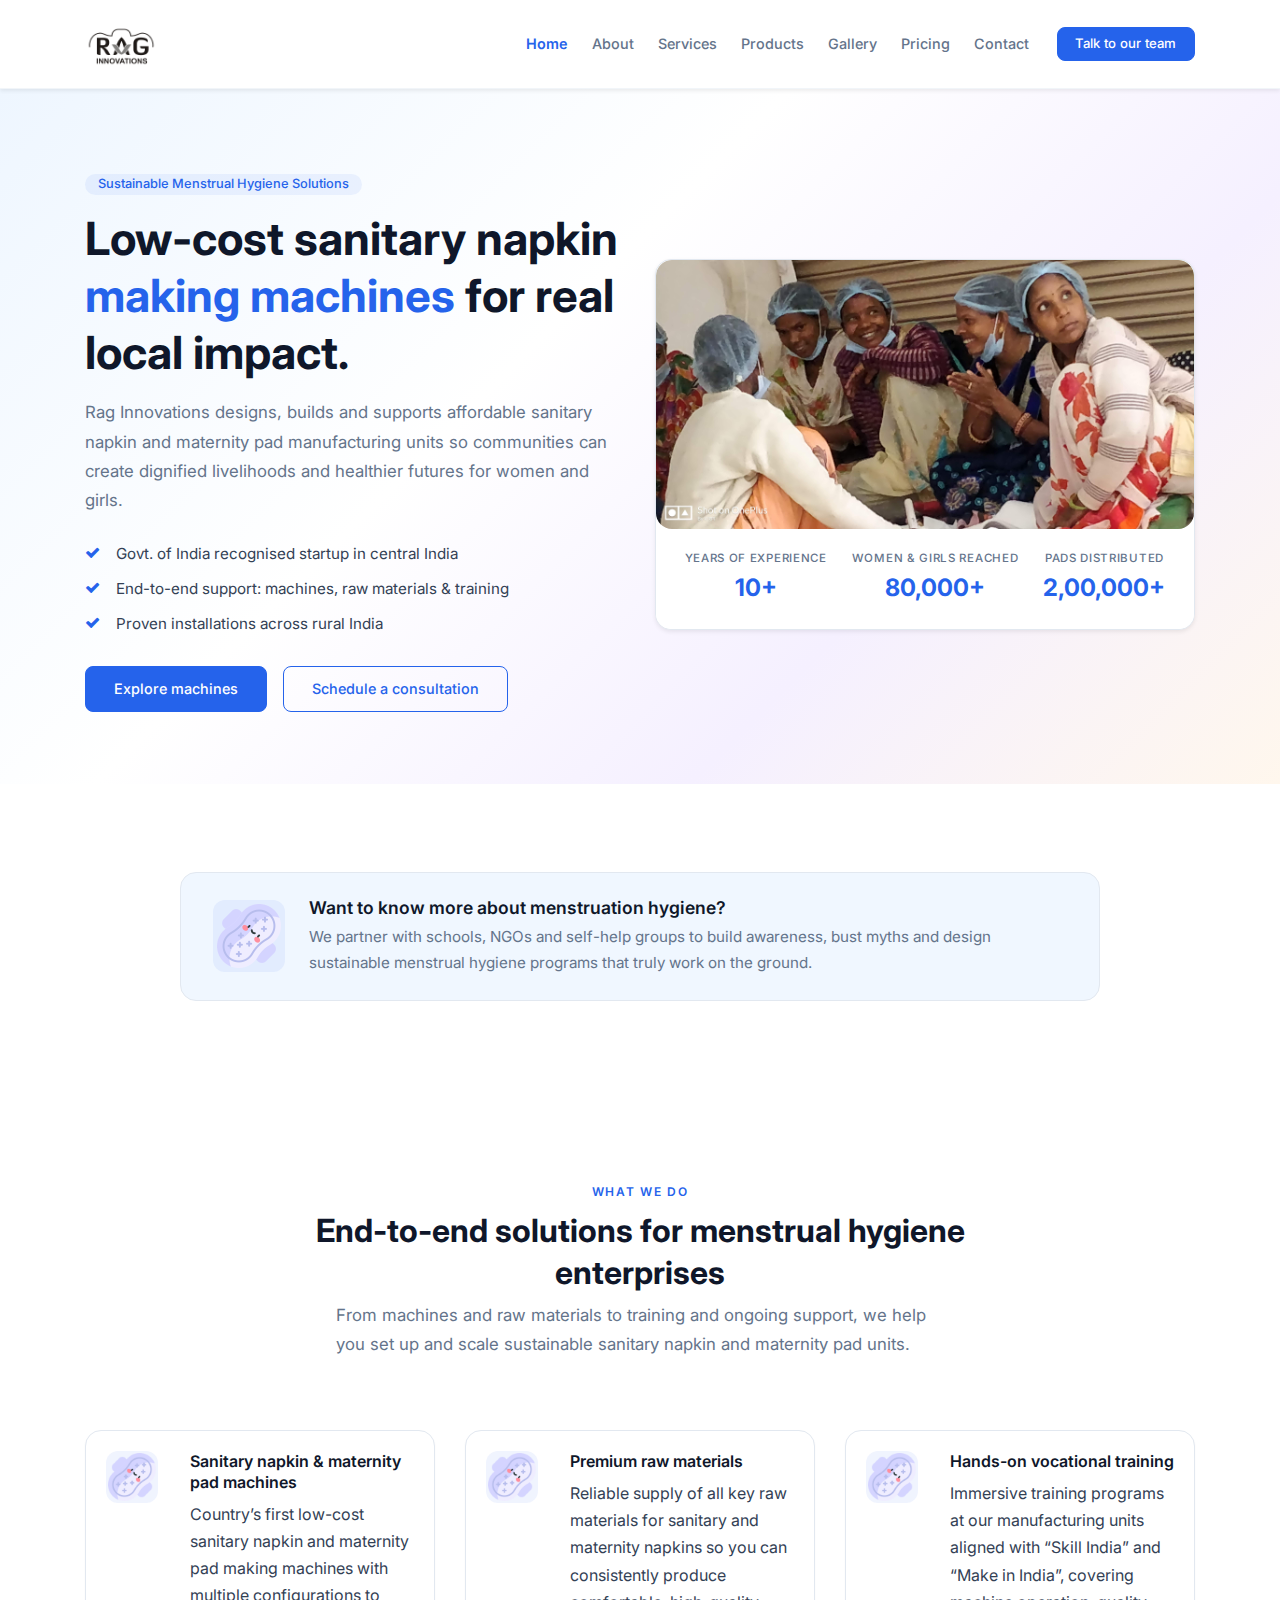
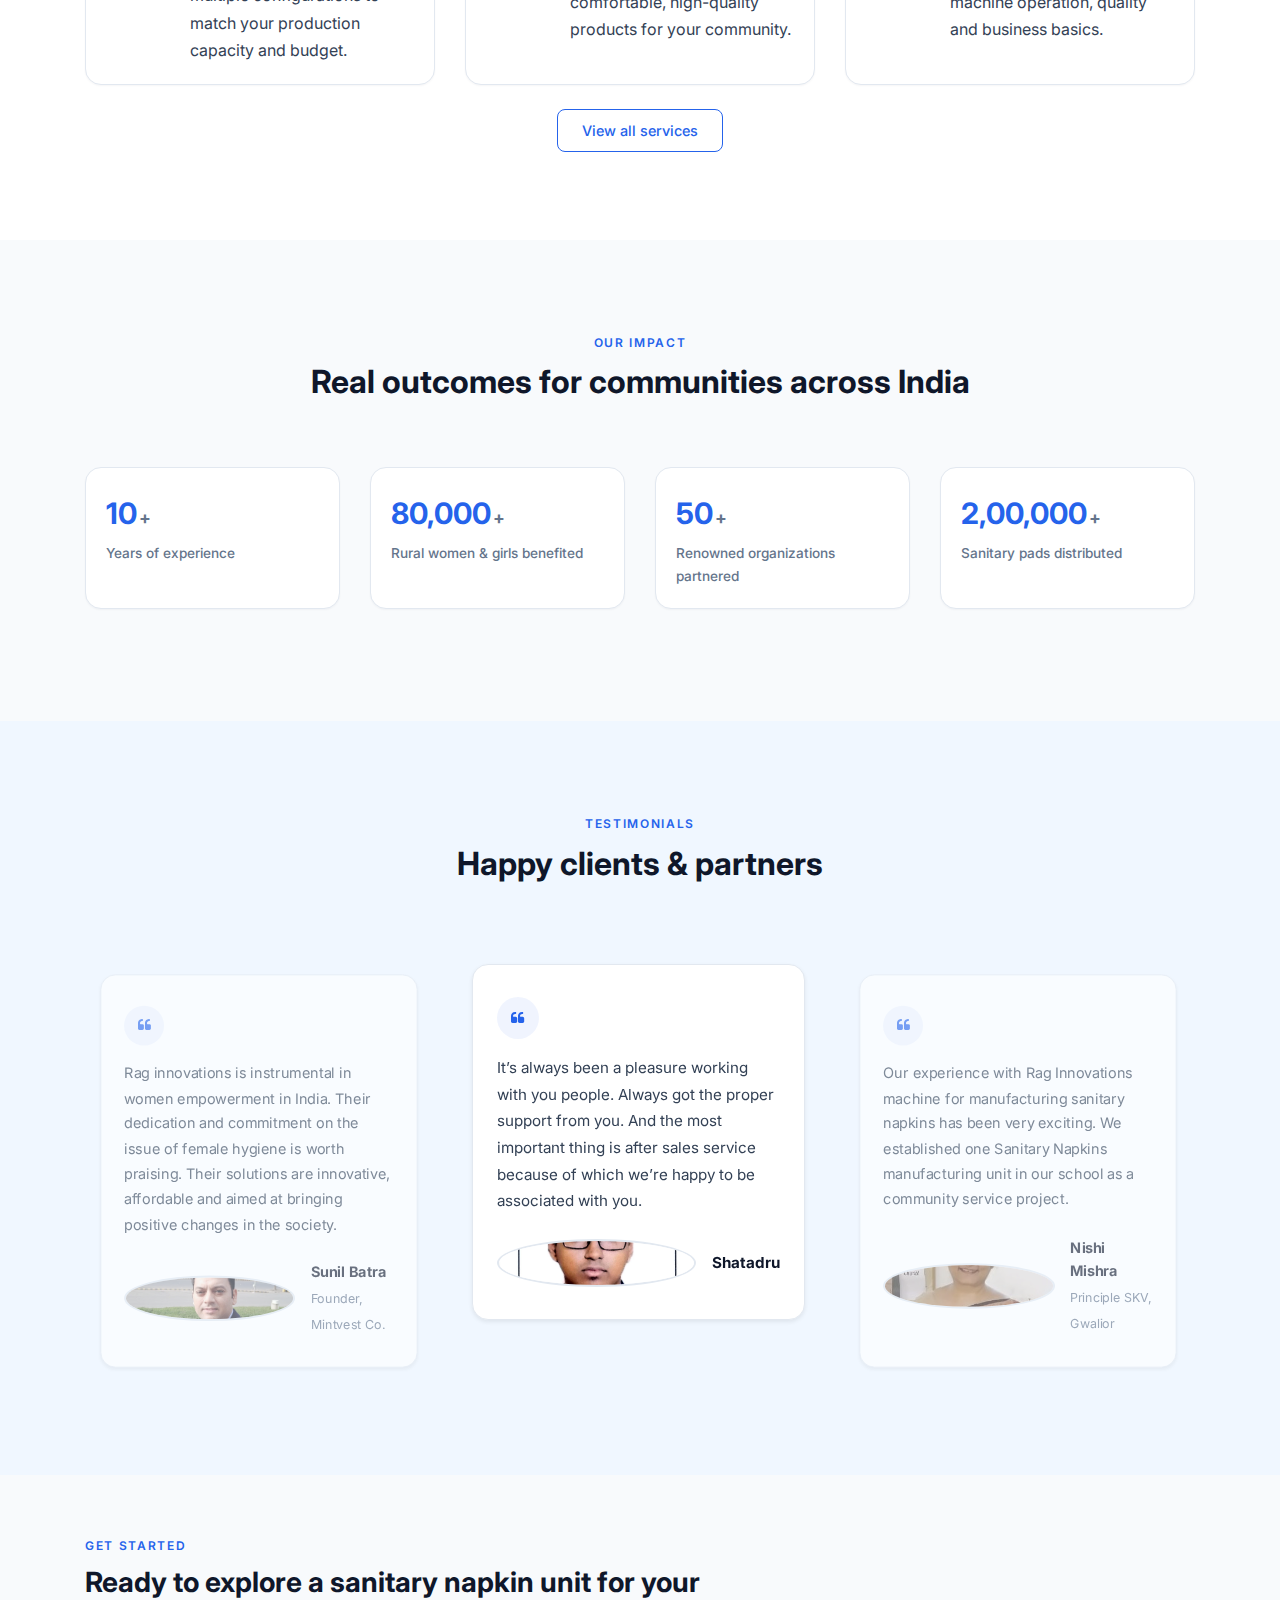
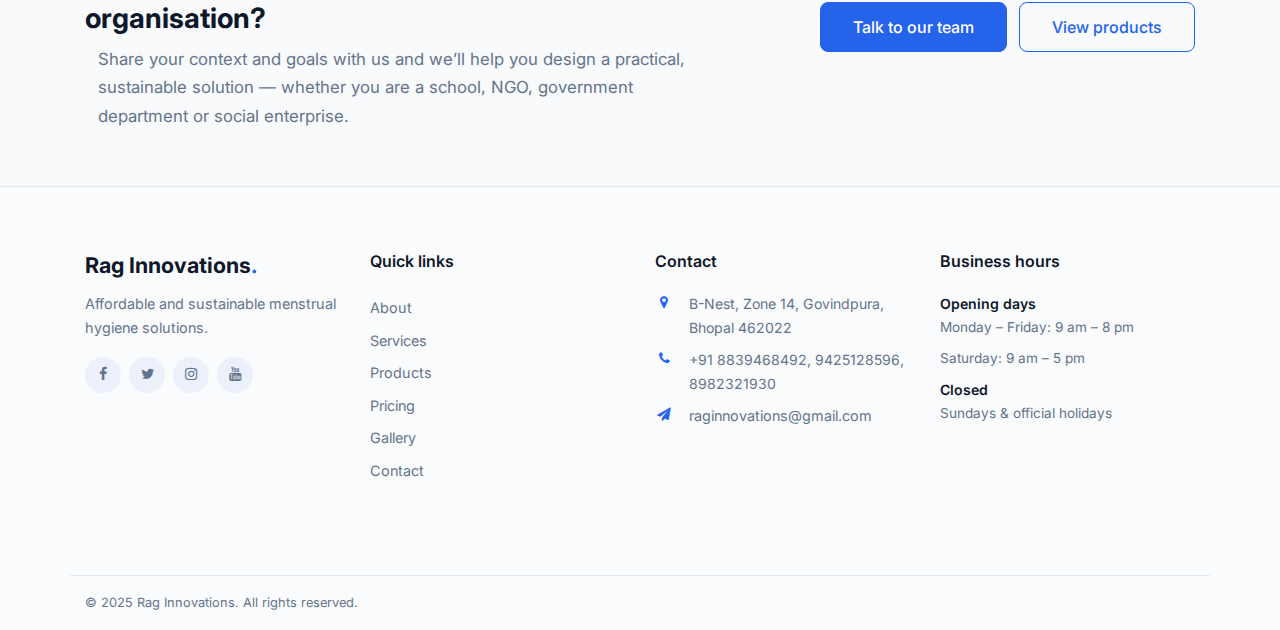
<file: index.html>
﻿<!DOCTYPE html>
<html lang="en">
<head>
  <meta charset="utf-8">
  <meta name="viewport" content="width=device-width, initial-scale=1, shrink-to-fit=no">
  <title>Rag Innovations &#8212; Low-Cost Sanitary Napkin Making Machines</title>
  <meta
    name="description"
    content="Rag Innovations is a sanitary napkin making machine manufacturer recognised by the Govt. of India as a startup, enabling sustainable menstrual hygiene solutions through low-cost manufacturing technology."
  >

  <!-- Typography -->
  <link rel="preconnect" href="https://fonts.googleapis.com">
  <link rel="preconnect" href="https://fonts.gstatic.com" crossorigin>
  <link href="https://fonts.googleapis.com/css2?family=Inter:wght@400;500;600;700&display=swap" rel="stylesheet">

  <!-- Vendor styles -->
  <link rel="stylesheet" href="css/animate.css">
  <link rel="stylesheet" href="css/owl.carousel.min.css">
  <link rel="stylesheet" href="css/owl.theme.default.min.css">
  <link rel="stylesheet" href="css/magnific-popup.css">
  <link rel="stylesheet" href="https://stackpath.bootstrapcdn.com/font-awesome/4.7.0/css/font-awesome.min.css" integrity="sha384-wvfXpqpZZVQGK6TAh5PVlGOfQNHSoD2xbE+QkPxCAFlNEevoEH3Sl0sibVcOQVnN" crossorigin="anonymous">
  <link rel="stylesheet" href="css/flaticon.css">
  <link rel="stylesheet" href="css/style.css">
</head>

<body class="page-home">

  <!-- ========== HEADER ========== -->
  <header class="site-header">
    <nav class="navbar navbar-expand-lg navbar-light bg-white shadow-sm py-3" id="primary-navbar" aria-label="Primary navigation">
      <div class="container">
        <a class="navbar-brand" href="index.html">
          <img src="images/logo.png" class="brand-logo" alt="Rag Innovations" width="160" height="40">
        </a>

        <button class="navbar-toggler" type="button" data-toggle="collapse" data-target="#primaryNav" aria-controls="primaryNav" aria-expanded="false" aria-label="Toggle navigation">
          <span class="fa fa-bars" aria-hidden="true"></span>
        </button>

        <div class="collapse navbar-collapse" id="primaryNav">
          <ul class="navbar-nav ml-auto align-items-lg-center">
            <li class="nav-item active">
              <a href="index.html" class="nav-link" aria-current="page">Home</a>
            </li>
            <li class="nav-item">
              <a href="about.html" class="nav-link">About</a>
            </li>
            <li class="nav-item">
              <a href="services.html" class="nav-link">Services</a>
            </li>
            <li class="nav-item">
              <a href="products.html" class="nav-link">Products</a>
            </li>
            <li class="nav-item">
              <a href="gallery.html" class="nav-link">Gallery</a>
            </li>
            <li class="nav-item">
              <a href="pricing.html" class="nav-link">Pricing</a>
            </li>
            <li class="nav-item">
              <a href="contact.html" class="nav-link">Contact</a>
            </li>
            <li class="nav-item d-none d-lg-block ml-lg-3">
              <a href="contact.html" class="btn btn-primary btn-sm">Talk to our team</a>
            </li>
          </ul>
        </div>
      </div>
    </nav>
  </header>

  <!-- ========== MAIN CONTENT ========== -->
  <main class="site-main" id="main-content">

    <!-- Hero -->
    <section class="hero hero--home bg-gradient-soft" aria-labelledby="hero-heading">
      <div class="container">
        <div class="row align-items-center">
          <div class="col-lg-6 mb-5 mb-lg-0">
            <span class="badge badge-soft-primary mb-3">Sustainable Menstrual Hygiene Solutions</span>
            <h1 class="hero-title" id="hero-heading">
              Low-cost sanitary napkin
              <span class="text-accent">making machines</span>
              for real local impact.
            </h1>
            <p class="hero-subtitle">
              Rag Innovations designs, builds and supports affordable sanitary napkin
              and maternity pad manufacturing units so communities can create
              dignified livelihoods and healthier futures for women and girls.
            </p>
            <ul class="hero-highlights list-unstyled mb-4">
              <li>
                <span class="fa fa-check mr-2" aria-hidden="true"></span>
                Govt. of India recognised startup in central India
              </li>
              <li>
                <span class="fa fa-check mr-2" aria-hidden="true"></span>
                End-to-end support: machines, raw materials &amp; training
              </li>
              <li>
                <span class="fa fa-check mr-2" aria-hidden="true"></span>
                Proven installations across rural India
              </li>
            </ul>
            <div class="hero-cta d-flex flex-wrap align-items-center">
              <a href="products.html" class="btn btn-primary mr-3 mb-2">Explore machines</a>
              <a href="contact.html" class="btn btn-outline-primary mb-2">Schedule a consultation</a>
            </div>
          </div>

          <div class="col-lg-6">
            <figure class="hero-card shadow-sm bg-white rounded-3 mb-0">
              <img
                src="images/bg_8.jpg"
                class="img-fluid rounded-3"
                alt="Women working on sanitary napkin making machines"
                loading="eager"
              >
              <figcaption class="hero-card-metrics">
                <dl class="metric-list d-flex justify-content-around text-center mb-0">
                  <div class="metric">
                    <dt class="metric-label">Years of experience</dt>
                    <dd class="metric-value mb-0">10+</dd>
                  </div>
                  <div class="metric">
                    <dt class="metric-label">Women &amp; girls reached</dt>
                    <dd class="metric-value mb-0">80,000+</dd>
                  </div>
                  <div class="metric">
                    <dt class="metric-label">Pads distributed</dt>
                    <dd class="metric-value mb-0">2,00,000+</dd>
                  </div>
                </dl>
              </figcaption>
            </figure>
          </div>
        </div>
      </div>
    </section>

    <!-- Menstruation hygiene intro -->
    <section class="section section--intro" aria-labelledby="intro-heading">
      <div class="container">
        <div class="row justify-content-center">
          <div class="col-lg-10">
            <aside class="intro-box d-flex align-items-center">
              <figure class="intro-icon d-none d-sm-flex align-items-center justify-content-center mb-0">
                <img src="images/icon.png" alt="" width="64" height="64">
              </figure>
              <div>
                <h2 class="intro-title mb-1" id="intro-heading">
                  Want to know more about menstruation hygiene?
                </h2>
                <p class="mb-0 intro-text">
                  We partner with schools, NGOs and self-help groups to build
                  awareness, bust myths and design sustainable menstrual hygiene
                  programs that truly work on the ground.
                </p>
              </div>
            </aside>
          </div>
        </div>
      </div>
    </section>

    <!-- Services preview (3 of 6 &#8212; full list on services.html) -->
    <section class="section section--services" aria-labelledby="services-heading">
      <div class="container">
        <header class="section-header row justify-content-center pb-4">
          <div class="col-md-8 text-center">
            <span class="section-kicker">What we do</span>
            <h2 class="section-title" id="services-heading">End-to-end solutions for menstrual hygiene enterprises</h2>
            <p class="section-subtitle">
              From machines and raw materials to training and ongoing support, we help you
              set up and scale sustainable sanitary napkin and maternity pad units.
            </p>
          </div>
        </header>

        <div class="row">
          <article class="col-md-6 col-lg-4 mb-4">
            <div class="card h-100 service-card">
              <div class="card-body d-flex">
                <figure class="service-icon mb-0 flex-shrink-0">
                  <img src="images/icon.png" alt="" width="48" height="48">
                </figure>
                <div>
                  <h3 class="service-title">Sanitary napkin &amp; maternity pad machines</h3>
                  <p class="mb-0">
                    Country&#8217;s first low-cost sanitary napkin and maternity pad making
                    machines with multiple configurations to match your production
                    capacity and budget.
                  </p>
                </div>
              </div>
            </div>
          </article>

          <article class="col-md-6 col-lg-4 mb-4">
            <div class="card h-100 service-card">
              <div class="card-body d-flex">
                <figure class="service-icon mb-0 flex-shrink-0">
                  <img src="images/icon.png" alt="" width="48" height="48">
                </figure>
                <div>
                  <h3 class="service-title">Premium raw materials</h3>
                  <p class="mb-0">
                    Reliable supply of all key raw materials for sanitary and maternity
                    napkins so you can consistently produce comfortable, high-quality
                    products for your community.
                  </p>
                </div>
              </div>
            </div>
          </article>

          <article class="col-md-6 col-lg-4 mb-4">
            <div class="card h-100 service-card">
              <div class="card-body d-flex">
                <figure class="service-icon mb-0 flex-shrink-0">
                  <img src="images/icon.png" alt="" width="48" height="48">
                </figure>
                <div>
                  <h3 class="service-title">Hands-on vocational training</h3>
                  <p class="mb-0">
                    Immersive training programs at our manufacturing units aligned
                    with &#8220;Skill India&#8221; and &#8220;Make in India&#8221;, covering machine operation,
                    quality and business basics.
                  </p>
                </div>
              </div>
            </div>
          </article>
        </div>

        <div class="row">
          <div class="col text-center">
            <a href="services.html" class="btn btn-outline-primary">View all services</a>
          </div>
        </div>
      </div>
    </section>

    <!-- Impact metrics -->
    <section class="section section--stats bg-light" aria-labelledby="impact-heading">
      <div class="container">
        <header class="section-header row justify-content-center pb-4">
          <div class="col-md-8 text-center">
            <span class="section-kicker">Our impact</span>
            <h2 class="section-title" id="impact-heading">Real outcomes for communities across India</h2>
          </div>
        </header>

        <div class="row">
          <article class="col-6 col-lg-3 mb-4">
            <div class="card impact-card text-center h-100">
              <div class="card-body">
                <p class="impact-number mb-1">
                  <span class="number" data-number="10">10</span><span class="sign">+</span>
                </p>
                <p class="impact-label mb-0">Years of experience</p>
              </div>
            </div>
          </article>

          <article class="col-6 col-lg-3 mb-4">
            <div class="card impact-card text-center h-100">
              <div class="card-body">
                <p class="impact-number mb-1">
                  <span class="number" data-number="80000">80,000</span><span class="sign">+</span>
                </p>
                <p class="impact-label mb-0">Rural women &amp; girls benefited</p>
              </div>
            </div>
          </article>

          <article class="col-6 col-lg-3 mb-4">
            <div class="card impact-card text-center h-100">
              <div class="card-body">
                <p class="impact-number mb-1">
                  <span class="number" data-number="50">50</span><span class="sign">+</span>
                </p>
                <p class="impact-label mb-0">Renowned organizations partnered</p>
              </div>
            </div>
          </article>

          <article class="col-6 col-lg-3 mb-4">
            <div class="card impact-card text-center h-100">
              <div class="card-body">
                <p class="impact-number mb-1">
                  <span class="number" data-number="200000">2,00,000</span><span class="sign">+</span>
                </p>
                <p class="impact-label mb-0">Sanitary pads distributed</p>
              </div>
            </div>
          </article>
        </div>
      </div>
    </section>

    <!-- Testimonials -->
    <section class="section section--testimonials" aria-labelledby="testimonials-heading">
      <div class="container">
        <header class="section-header row justify-content-center pb-5 mb-3">
          <div class="col-md-8 text-center">
            <span class="section-kicker">Testimonials</span>
            <h2 class="section-title" id="testimonials-heading">Happy clients &amp; partners</h2>
          </div>
        </header>

        <div class="row">
          <div class="col-12">
            <div class="carousel-testimony owl-carousel ftco-owl">

              <article class="item">
                <blockquote class="testimony-wrap py-4 shadow-sm">
                  <div class="icon d-flex align-items-center justify-content-center mb-3">
                    <span class="fa fa-quote-left" aria-hidden="true"></span>
                  </div>
                  <div class="text text-center">
                    <p class="mb-4">
                      It&#8217;s always been a pleasure working with you
                      people. Always got the proper support from you. And the most important thing is
                      after sales service because of which we&#8217;re happy to be associated with you.
                    </p>
                    <footer class="d-flex align-items-center justify-content-center">
                      <img src="images/person_1.jpg" class="user-img rounded-circle" alt="" width="60" height="60" loading="lazy">
                      <div class="pl-3 text-left">
                        <cite class="name d-block font-weight-bold">Shatadru</cite>
                      </div>
                    </footer>
                  </div>
                </blockquote>
              </article>

              <article class="item">
                <blockquote class="testimony-wrap py-4 shadow-sm">
                  <div class="icon d-flex align-items-center justify-content-center mb-3">
                    <span class="fa fa-quote-left" aria-hidden="true"></span>
                  </div>
                  <div class="text text-center">
                    <p class="mb-4">
                      Our experience with Rag Innovations machine
                      for manufacturing sanitary napkins has been very exciting. We established one
                      Sanitary Napkins manufacturing unit in our school as a community service
                      project.
                    </p>
                    <footer class="d-flex align-items-center justify-content-center">
                      <img src="images/person_2.jpg" class="user-img rounded-circle" alt="" width="60" height="60" loading="lazy">
                      <div class="pl-3 text-left">
                        <cite class="name d-block font-weight-bold">Nishi Mishra</cite>
                        <span class="position text-muted small">Principle SKV, Gwalior</span>
                      </div>
                    </footer>
                  </div>
                </blockquote>
              </article>

              <article class="item">
                <blockquote class="testimony-wrap py-4 shadow-sm">
                  <div class="icon d-flex align-items-center justify-content-center mb-3">
                    <span class="fa fa-quote-left" aria-hidden="true"></span>
                  </div>
                  <div class="text text-center">
                    <p class="mb-4">
                      Rag innovations is instrumental in women
                      empowerment in India. Their dedication and commitment on the issue of female
                      hygiene is worth praising. Their solutions are innovative, affordable and aimed
                      at bringing positive changes in the society.
                    </p>
                    <footer class="d-flex align-items-center justify-content-center">
                      <img src="images/person_3.jpg" class="user-img rounded-circle" alt="" width="60" height="60" loading="lazy">
                      <div class="pl-3 text-left">
                        <cite class="name d-block font-weight-bold">Sunil Batra</cite>
                        <span class="position text-muted small">Founder, Mintvest Co.</span>
                      </div>
                    </footer>
                  </div>
                </blockquote>
              </article>

            </div>
          </div>
        </div>
      </div>
    </section>

    <!-- Contact CTA -->
    <section class="section section--cta bg-light" aria-labelledby="cta-heading">
      <div class="container">
        <div class="row align-items-center">
          <div class="col-lg-7 mb-4 mb-lg-0">
            <span class="section-kicker">Get started</span>
            <h2 class="section-title" id="cta-heading">
              Ready to explore a sanitary napkin unit for your organisation?
            </h2>
            <p class="section-subtitle mb-0">
              Share your context and goals with us and we&#8217;ll help you design a
              practical, sustainable solution &#8212; whether you are a school, NGO,
              government department or social enterprise.
            </p>
          </div>
          <div class="col-lg-5 text-center text-lg-right">
            <a href="contact.html" class="btn btn-primary btn-lg mr-2 mb-2">Talk to our team</a>
            <a href="products.html" class="btn btn-outline-primary btn-lg mb-2">View products</a>
          </div>
        </div>
      </div>
    </section>

  </main>

  <!-- ========== FOOTER ========== -->
  <footer class="site-footer footer" aria-label="Site footer">
    <div class="container">
      <div class="row mb-5">

        <!-- Brand -->
        <div class="col-md-6 col-lg mb-4">
          <div class="ftco-footer-widget">
            <h2 class="logo"><a href="index.html">Rag Innovations<span>.</span></a></h2>
            <p>Affordable and sustainable menstrual hygiene solutions.</p>
            <ul class="ftco-footer-social list-unstyled d-flex mt-3" aria-label="Social media links">
              <li class="mr-2">
                <a href="https://www.facebook.com/innovationsrag/" aria-label="Facebook">
                  <span class="fa fa-facebook" aria-hidden="true"></span>
                </a>
              </li>
              <li class="mr-2">
                <a href="https://twitter.com/InnovationsRag" aria-label="Twitter">
                  <span class="fa fa-twitter" aria-hidden="true"></span>
                </a>
              </li>
              <li class="mr-2">
                <a href="https://www.instagram.com/raginnovations" aria-label="Instagram">
                  <span class="fa fa-instagram" aria-hidden="true"></span>
                </a>
              </li>
              <li>
                <a href="https://www.youtube.com/channel/UC7a8-5RxDh4TBCc1POTEG2A/videos" aria-label="YouTube">
                  <span class="fa fa-youtube" aria-hidden="true"></span>
                </a>
              </li>
            </ul>
          </div>
        </div>

        <!-- Quick links -->
        <nav class="col-md-6 col-lg mb-4" aria-label="Footer navigation">
          <div class="ftco-footer-widget">
            <h3 class="ftco-heading-2">Quick links</h3>
            <ul class="list-unstyled">
              <li><a href="about.html" class="py-1 d-block">About</a></li>
              <li><a href="services.html" class="py-1 d-block">Services</a></li>
              <li><a href="products.html" class="py-1 d-block">Products</a></li>
              <li><a href="pricing.html" class="py-1 d-block">Pricing</a></li>
              <li><a href="gallery.html" class="py-1 d-block">Gallery</a></li>
              <li><a href="contact.html" class="py-1 d-block">Contact</a></li>
            </ul>
          </div>
        </nav>

        <!-- Contact -->
        <div class="col-md-6 col-lg mb-4">
          <div class="ftco-footer-widget">
            <h3 class="ftco-heading-2">Contact</h3>
            <address class="block-23 mb-0">
              <ul class="list-unstyled">
                <li class="d-flex mb-2">
                  <span class="fa fa-map-marker mr-3 mt-1" aria-hidden="true"></span>
                  <span>B-Nest, Zone 14, Govindpura, Bhopal 462022</span>
                </li>
                <li class="d-flex mb-2">
                  <span class="fa fa-phone mr-3 mt-1" aria-hidden="true"></span>
                  <span>+91 8839468492, 9425128596, 8982321930</span>
                </li>
                <li class="d-flex">
                  <span class="fa fa-paper-plane mr-3 mt-1" aria-hidden="true"></span>
                  <a href="mailto:raginnovations@gmail.com">raginnovations@gmail.com</a>
                </li>
              </ul>
            </address>
          </div>
        </div>

        <!-- Business hours -->
        <div class="col-md-6 col-lg mb-4">
          <div class="ftco-footer-widget">
            <h3 class="ftco-heading-2">Business hours</h3>
            <dl class="mb-0">
              <dt>Opening days</dt>
              <dd>Monday &#8211; Friday: 9 am &#8211; 8 pm</dd>
              <dd>Saturday: 9 am &#8211; 5 pm</dd>
              <dt class="mt-2">Closed</dt>
              <dd class="mb-0">Sundays &amp; official holidays</dd>
            </dl>
          </div>
        </div>

      </div>

      <div class="row">
        <div class="col-12 text-center py-3 border-top">
          <p class="small text-muted mb-0">&copy; 2025 Rag Innovations. All rights reserved.</p>
        </div>
      </div>
    </div>
  </footer>

  <!-- Loading indicator -->
  <div id="ftco-loader" class="show fullscreen" aria-hidden="true">
    <svg class="circular" width="48" height="48" role="img" aria-label="Loading">
      <circle class="path-bg" cx="24" cy="24" r="22" fill="none" stroke-width="4" stroke="#eeeeee"></circle>
      <circle class="path" cx="24" cy="24" r="22" fill="none" stroke-width="4" stroke-miterlimit="10" stroke="#F96D00"></circle>
    </svg>
  </div>

  <!-- Scripts -->
  <script src="js/jquery.min.js"></script>
  <script src="js/jquery-migrate-3.0.1.min.js"></script>
  <script src="js/popper.min.js"></script>
  <script src="js/bootstrap.min.js"></script>
  <script src="js/jquery.easing.1.3.js"></script>
  <script src="js/jquery.waypoints.min.js"></script>
  <script src="js/jquery.stellar.min.js"></script>
  <script src="js/jquery.animateNumber.min.js"></script>
  <script src="js/owl.carousel.min.js"></script>
  <script src="js/jquery.magnific-popup.min.js"></script>
  <script src="js/scrollax.min.js"></script>
  <script src="js/main.js"></script>

  <!-- Analytics -->
  <script async src="https://www.googletagmanager.com/gtag/js?id=UA-194887946-1"></script>
  <script>
    window.dataLayer = window.dataLayer || [];
    function gtag() { dataLayer.push(arguments); }
    gtag('js', new Date());
    gtag('config', 'UA-194887946-1');
  </script>
</body>
</html>
</file>
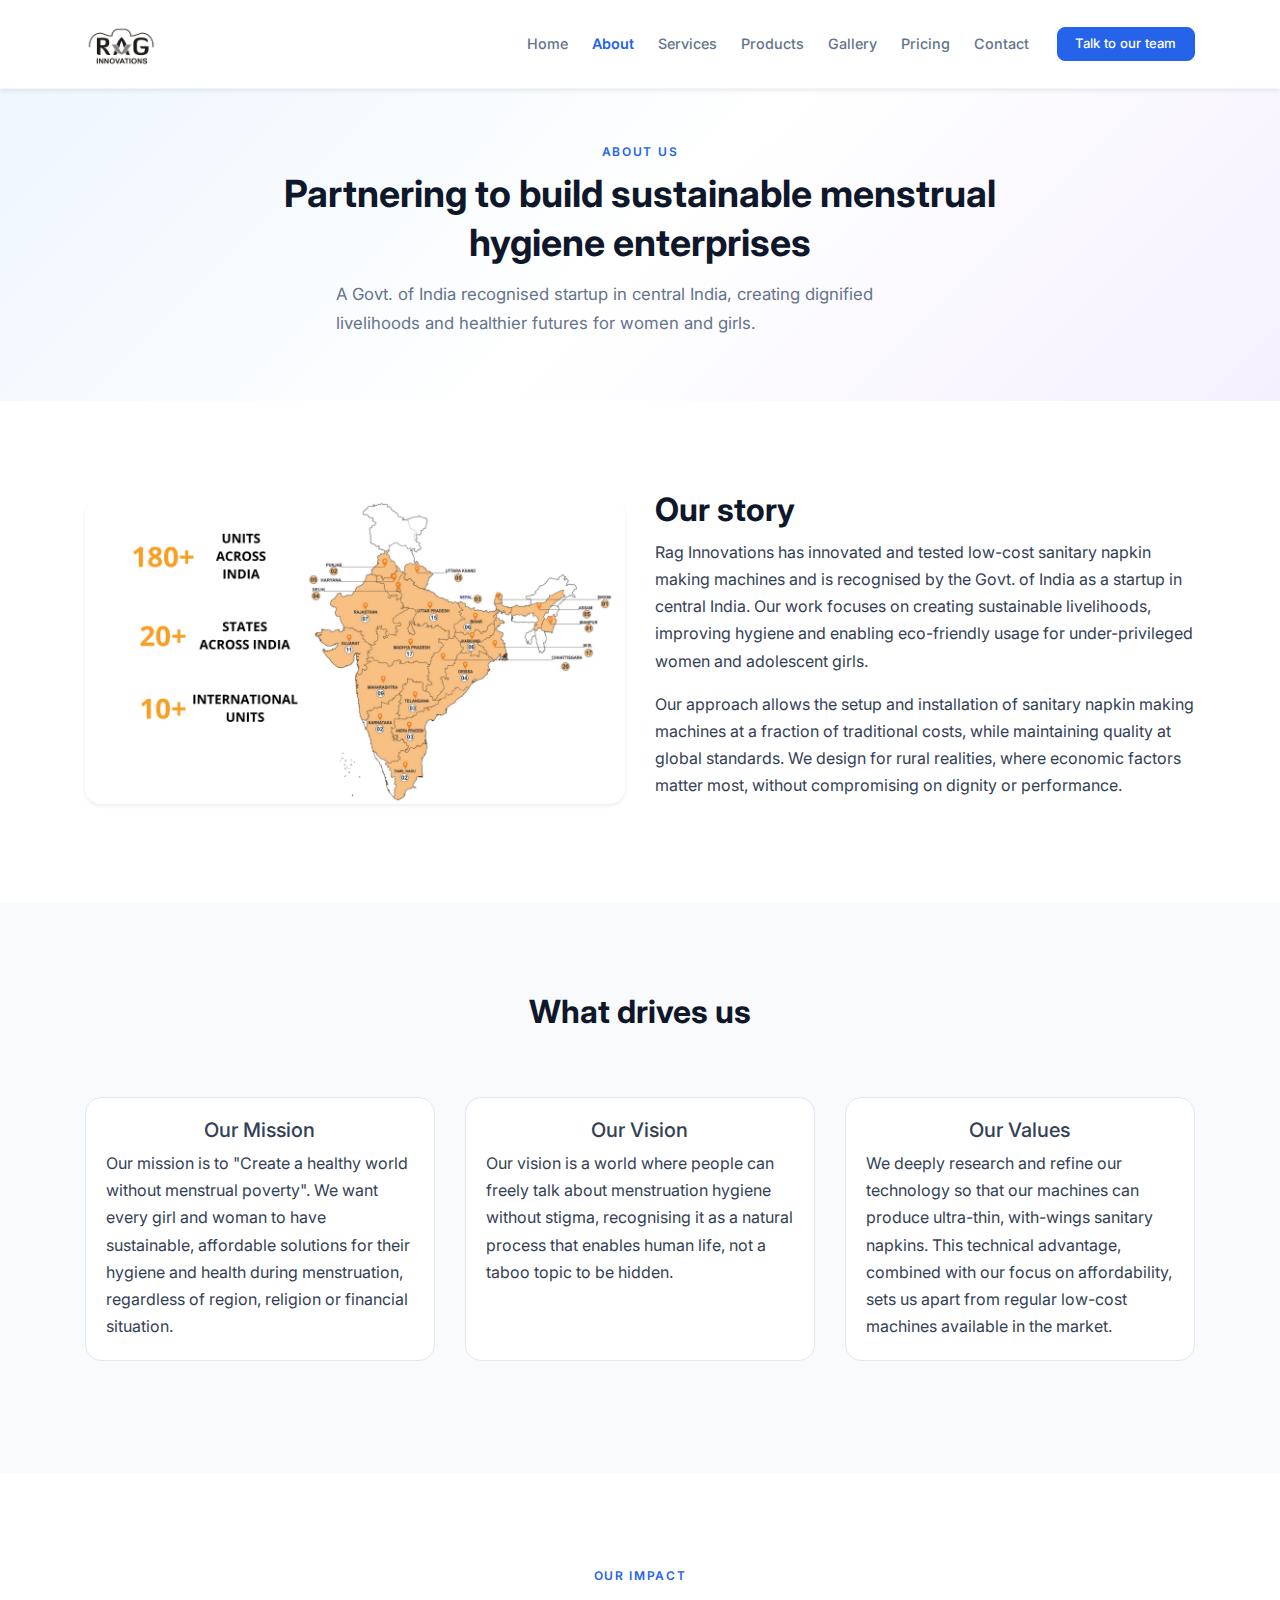
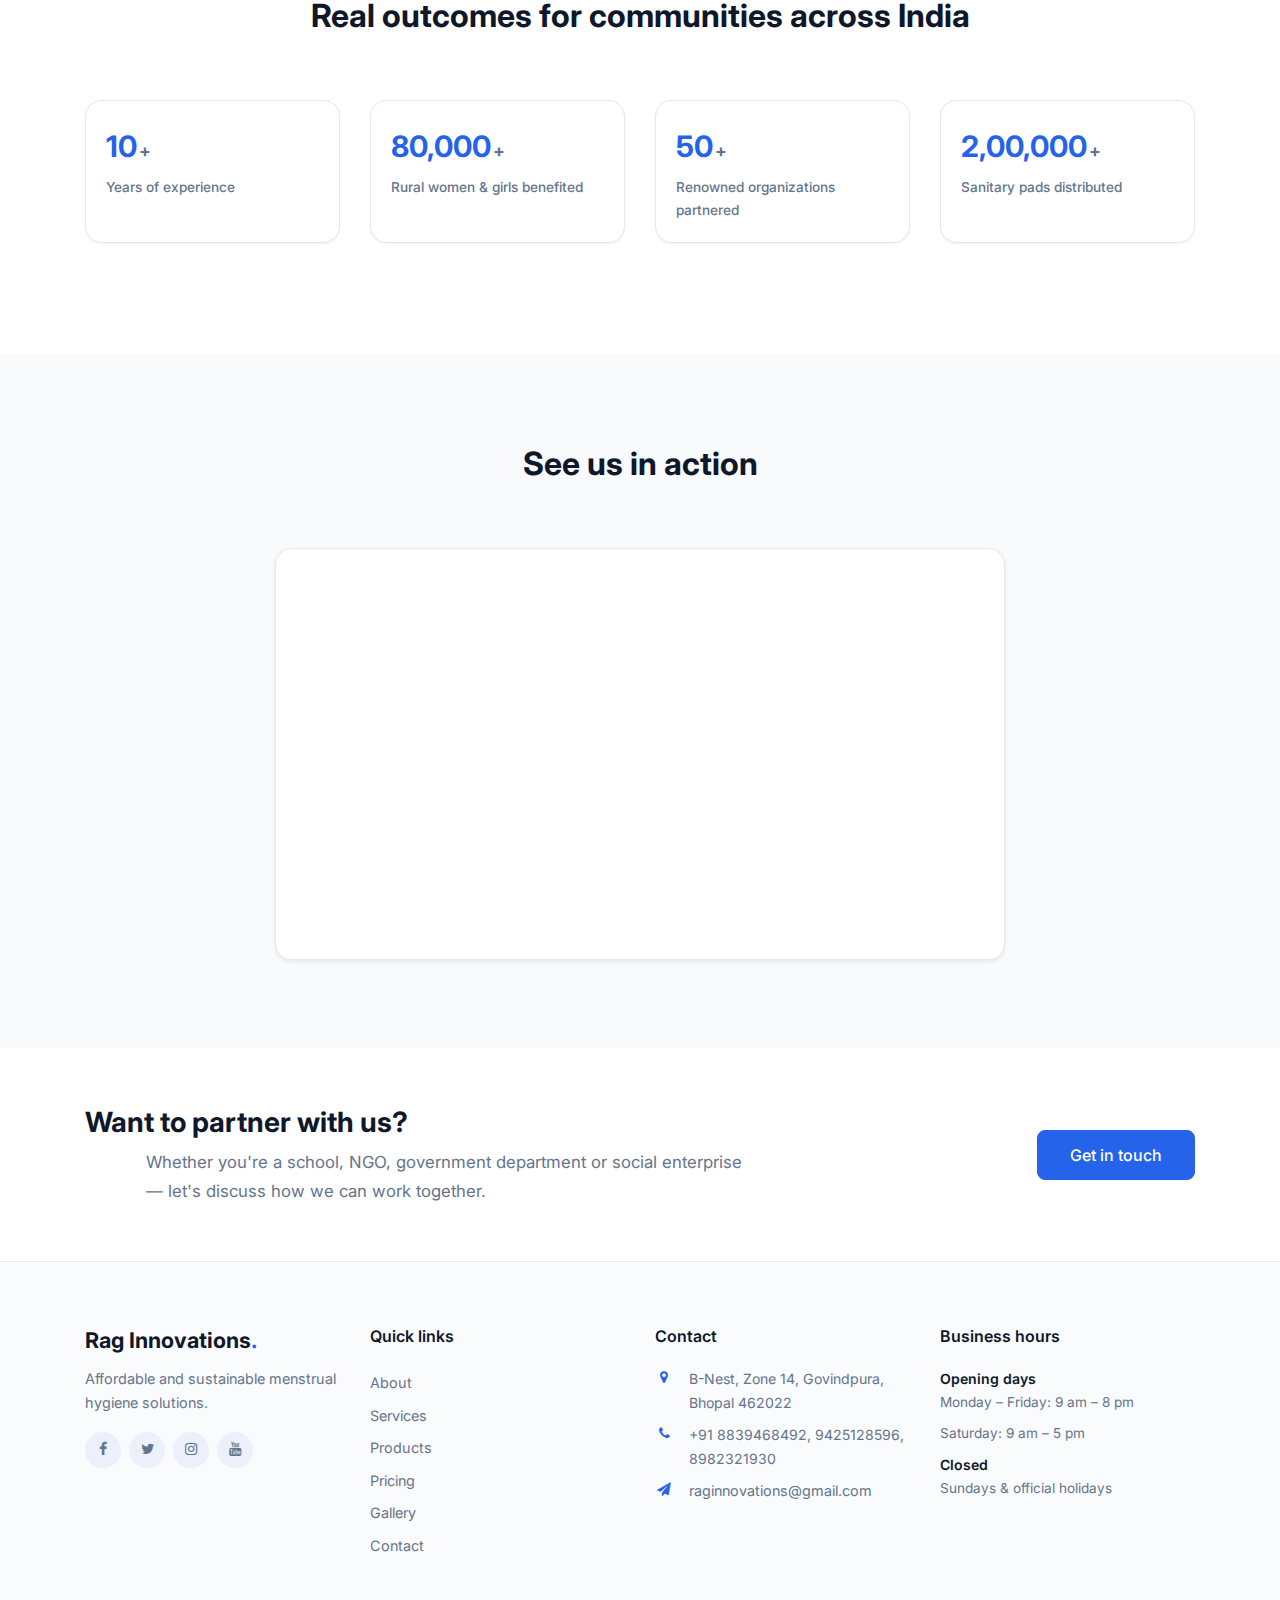
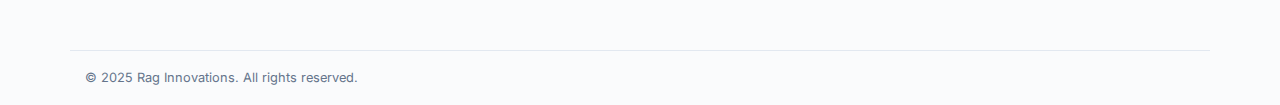
<file: about.html>
<!DOCTYPE html>
<html lang="en">
<head>
  <meta charset="utf-8">
  <meta name="viewport" content="width=device-width, initial-scale=1, shrink-to-fit=no">
  <title>About Us | Rag Innovations — Sustainable Menstrual Hygiene</title>
  <meta name="description" content="Learn about Rag Innovations — a Govt. of India recognised startup building low-cost sanitary napkin machines and sustainable menstrual hygiene solutions in central India.">

  <link rel="preconnect" href="https://fonts.googleapis.com">
  <link rel="preconnect" href="https://fonts.gstatic.com" crossorigin>
  <link href="https://fonts.googleapis.com/css2?family=Inter:wght@400;500;600;700&display=swap" rel="stylesheet">
  <link rel="stylesheet" href="css/magnific-popup.css">
  <link rel="stylesheet" href="https://stackpath.bootstrapcdn.com/font-awesome/4.7.0/css/font-awesome.min.css" integrity="sha384-wvfXpqpZZVQGK6TAh5PVlGOfQNHSoD2xbE+QkPxCAFlNEevoEH3Sl0sibVcOQVnN" crossorigin="anonymous">
  <link rel="stylesheet" href="css/flaticon.css">
  <link rel="stylesheet" href="css/style.css">
</head>

<body class="page-about">

  <!-- ========== HEADER ========== -->
  <header class="site-header">
    <nav class="navbar navbar-expand-lg navbar-light bg-white shadow-sm py-3" id="primary-navbar" aria-label="Primary navigation">
      <div class="container">
        <a class="navbar-brand" href="index.html">
          <img src="images/logo.png" class="brand-logo" alt="Rag Innovations" width="160" height="40">
        </a>

        <button class="navbar-toggler" type="button" data-toggle="collapse" data-target="#primaryNav" aria-controls="primaryNav" aria-expanded="false" aria-label="Toggle navigation">
          <span class="fa fa-bars" aria-hidden="true"></span>
        </button>

        <div class="collapse navbar-collapse" id="primaryNav">
          <ul class="navbar-nav ml-auto align-items-lg-center">
            <li class="nav-item">
              <a href="index.html" class="nav-link">Home</a>
            </li>
            <li class="nav-item active">
              <a href="about.html" class="nav-link" aria-current="page">About</a>
            </li>
            <li class="nav-item">
              <a href="services.html" class="nav-link">Services</a>
            </li>
            <li class="nav-item">
              <a href="products.html" class="nav-link">Products</a>
            </li>
            <li class="nav-item">
              <a href="gallery.html" class="nav-link">Gallery</a>
            </li>
            <li class="nav-item">
              <a href="pricing.html" class="nav-link">Pricing</a>
            </li>
            <li class="nav-item">
              <a href="contact.html" class="nav-link">Contact</a>
            </li>
            <li class="nav-item d-none d-lg-block ml-lg-3">
              <a href="contact.html" class="btn btn-primary btn-sm">Talk to our team</a>
            </li>
          </ul>
        </div>
      </div>
    </nav>
  </header>

  <!-- ========== MAIN CONTENT ========== -->
  <main class="site-main" id="main-content">

    <!-- Page hero -->
    <section class="page-hero bg-gradient-soft py-5" aria-labelledby="page-heading">
      <div class="container">
        <div class="row">
          <div class="col-lg-8 mx-auto text-center">
            <span class="section-kicker">About us</span>
            <h1 class="page-title" id="page-heading">Partnering to build sustainable menstrual hygiene enterprises</h1>
            <p class="section-subtitle">
              A Govt. of India recognised startup in central India, creating dignified livelihoods
              and healthier futures for women and girls.
            </p>
          </div>
        </div>
      </div>
    </section>

    <!-- Company story -->
    <section class="section section--story" aria-labelledby="story-heading">
      <div class="container">
        <div class="row align-items-center">
          <div class="col-md-6 mb-4 mb-md-0">
            <figure class="mb-0">
              <img
                src="images/map.png"
                class="img-fluid rounded-3 shadow-sm"
                alt="Map illustrating Rag Innovations geographic presence across India"
                loading="lazy"
              >
            </figure>
          </div>

          <div class="col-md-6">
            <h2 class="section-title" id="story-heading">Our story</h2>
            <p>
              Rag Innovations has innovated and tested low-cost sanitary napkin making
              machines and is recognised by the Govt. of India as a startup in central
              India. Our work focuses on creating sustainable livelihoods, improving
              hygiene and enabling eco-friendly usage for under-privileged women and
              adolescent girls.
            </p>
            <p>
              Our approach allows the setup and installation of sanitary napkin making
              machines at a fraction of traditional costs, while maintaining quality at
              global standards. We design for rural realities, where economic factors
              matter most, without compromising on dignity or performance.
            </p>
          </div>
        </div>
      </div>
    </section>

    <!-- Mission / Vision / Values -->
    <section class="section section--values bg-light" aria-labelledby="values-heading">
      <div class="container">
        <header class="section-header row justify-content-center pb-4">
          <div class="col-md-8 text-center">
            <h2 class="section-title" id="values-heading">What drives us</h2>
          </div>
        </header>

        <div class="row">
          <article class="col-md-4 mb-4">
            <div class="card h-100 text-center">
              <div class="card-body">
                <h3 class="h5">Our Mission</h3>
                <p class="mb-0">
                  Our mission is to "Create a healthy world without menstrual poverty".
                  We want every girl and woman to have sustainable, affordable solutions
                  for their hygiene and health during menstruation, regardless of region,
                  religion or financial situation.
                </p>
              </div>
            </div>
          </article>

          <article class="col-md-4 mb-4">
            <div class="card h-100 text-center">
              <div class="card-body">
                <h3 class="h5">Our Vision</h3>
                <p class="mb-0">
                  Our vision is a world where people can freely talk about menstruation
                  hygiene without stigma, recognising it as a natural process that enables
                  human life, not a taboo topic to be hidden.
                </p>
              </div>
            </div>
          </article>

          <article class="col-md-4 mb-4">
            <div class="card h-100 text-center">
              <div class="card-body">
                <h3 class="h5">Our Values</h3>
                <p class="mb-0">
                  We deeply research and refine our technology so that our machines can
                  produce ultra-thin, with-wings sanitary napkins. This technical
                  advantage, combined with our focus on affordability, sets us apart from
                  regular low-cost machines available in the market.
                </p>
              </div>
            </div>
          </article>
        </div>
      </div>
    </section>

    <!-- Impact metrics -->
    <section class="section section--stats" aria-labelledby="impact-heading">
      <div class="container">
        <header class="section-header row justify-content-center pb-4">
          <div class="col-md-8 text-center">
            <span class="section-kicker">Our impact</span>
            <h2 class="section-title" id="impact-heading">Real outcomes for communities across India</h2>
          </div>
        </header>

        <div class="row">
          <article class="col-6 col-lg-3 mb-4">
            <div class="card impact-card text-center h-100">
              <div class="card-body">
                <p class="impact-number mb-1">
                  <span class="number" data-number="10">10</span><span class="sign">+</span>
                </p>
                <p class="impact-label mb-0">Years of experience</p>
              </div>
            </div>
          </article>

          <article class="col-6 col-lg-3 mb-4">
            <div class="card impact-card text-center h-100">
              <div class="card-body">
                <p class="impact-number mb-1">
                  <span class="number" data-number="80000">80,000</span><span class="sign">+</span>
                </p>
                <p class="impact-label mb-0">Rural women &amp; girls benefited</p>
              </div>
            </div>
          </article>

          <article class="col-6 col-lg-3 mb-4">
            <div class="card impact-card text-center h-100">
              <div class="card-body">
                <p class="impact-number mb-1">
                  <span class="number" data-number="50">50</span><span class="sign">+</span>
                </p>
                <p class="impact-label mb-0">Renowned organizations partnered</p>
              </div>
            </div>
          </article>

          <article class="col-6 col-lg-3 mb-4">
            <div class="card impact-card text-center h-100">
              <div class="card-body">
                <p class="impact-number mb-1">
                  <span class="number" data-number="200000">2,00,000</span><span class="sign">+</span>
                </p>
                <p class="impact-label mb-0">Sanitary pads distributed</p>
              </div>
            </div>
          </article>
        </div>
      </div>
    </section>

    <!-- Video -->
    <section class="section section--video bg-light" aria-labelledby="video-heading">
      <div class="container">
        <header class="section-header row justify-content-center pb-4">
          <div class="col-md-8 text-center">
            <h2 class="section-title" id="video-heading">See us in action</h2>
          </div>
        </header>

        <div class="row justify-content-center">
          <div class="col-lg-8">
            <figure class="card shadow-sm mb-0 overflow-hidden">
              <div class="embed-responsive embed-responsive-16by9">
                <iframe
                  class="embed-responsive-item"
                  src="https://www.youtube.com/embed/GojzTGq5t5k"
                  title="Rag Innovations YouTube video"
                  frameborder="0"
                  allow="accelerometer; autoplay; encrypted-media; gyroscope; picture-in-picture"
                  allowfullscreen
                  loading="lazy"
                ></iframe>
              </div>
            </figure>
          </div>
        </div>
      </div>
    </section>

    <!-- CTA -->
    <section class="section section--cta" aria-labelledby="cta-heading">
      <div class="container">
        <div class="row align-items-center">
          <div class="col-lg-8 mb-4 mb-lg-0">
            <h2 class="section-title" id="cta-heading">Want to partner with us?</h2>
            <p class="section-subtitle mb-0">
              Whether you're a school, NGO, government department or social enterprise —
              let's discuss how we can work together.
            </p>
          </div>
          <div class="col-lg-4 text-lg-right">
            <a href="contact.html" class="btn btn-primary btn-lg">Get in touch</a>
          </div>
        </div>
      </div>
    </section>

  </main>

  <!-- ========== FOOTER ========== -->
  <footer class="site-footer footer" aria-label="Site footer">
    <div class="container">
      <div class="row mb-5">

        <div class="col-md-6 col-lg mb-4">
          <div class="ftco-footer-widget">
            <h2 class="logo"><a href="index.html">Rag Innovations<span>.</span></a></h2>
            <p>Affordable and sustainable menstrual hygiene solutions.</p>
            <ul class="ftco-footer-social list-unstyled d-flex mt-3" aria-label="Social media links">
              <li class="mr-2"><a href="https://www.facebook.com/innovationsrag/" aria-label="Facebook"><span class="fa fa-facebook" aria-hidden="true"></span></a></li>
              <li class="mr-2"><a href="https://twitter.com/InnovationsRag" aria-label="Twitter"><span class="fa fa-twitter" aria-hidden="true"></span></a></li>
              <li class="mr-2"><a href="https://www.instagram.com/raginnovations" aria-label="Instagram"><span class="fa fa-instagram" aria-hidden="true"></span></a></li>
              <li><a href="https://www.youtube.com/channel/UC7a8-5RxDh4TBCc1POTEG2A/videos" aria-label="YouTube"><span class="fa fa-youtube" aria-hidden="true"></span></a></li>
            </ul>
          </div>
        </div>

        <nav class="col-md-6 col-lg mb-4" aria-label="Footer navigation">
          <div class="ftco-footer-widget">
            <h3 class="ftco-heading-2">Quick links</h3>
            <ul class="list-unstyled">
              <li><a href="about.html" class="py-1 d-block">About</a></li>
              <li><a href="services.html" class="py-1 d-block">Services</a></li>
              <li><a href="products.html" class="py-1 d-block">Products</a></li>
              <li><a href="pricing.html" class="py-1 d-block">Pricing</a></li>
              <li><a href="gallery.html" class="py-1 d-block">Gallery</a></li>
              <li><a href="contact.html" class="py-1 d-block">Contact</a></li>
            </ul>
          </div>
        </nav>

        <div class="col-md-6 col-lg mb-4">
          <div class="ftco-footer-widget">
            <h3 class="ftco-heading-2">Contact</h3>
            <address class="block-23 mb-0">
              <ul class="list-unstyled">
                <li class="d-flex mb-2">
                  <span class="fa fa-map-marker mr-3 mt-1" aria-hidden="true"></span>
                  <span>B-Nest, Zone 14, Govindpura, Bhopal 462022</span>
                </li>
                <li class="d-flex mb-2">
                  <span class="fa fa-phone mr-3 mt-1" aria-hidden="true"></span>
                  <span>+91 8839468492, 9425128596, 8982321930</span>
                </li>
                <li class="d-flex">
                  <span class="fa fa-paper-plane mr-3 mt-1" aria-hidden="true"></span>
                  <a href="mailto:raginnovations@gmail.com">raginnovations@gmail.com</a>
                </li>
              </ul>
            </address>
          </div>
        </div>

        <div class="col-md-6 col-lg mb-4">
          <div class="ftco-footer-widget">
            <h3 class="ftco-heading-2">Business hours</h3>
            <dl class="mb-0">
              <dt>Opening days</dt>
              <dd>Monday – Friday: 9 am – 8 pm</dd>
              <dd>Saturday: 9 am – 5 pm</dd>
              <dt class="mt-2">Closed</dt>
              <dd class="mb-0">Sundays &amp; official holidays</dd>
            </dl>
          </div>
        </div>

      </div>

      <div class="row">
        <div class="col-12 text-center py-3 border-top">
          <p class="small text-muted mb-0">&copy; <span class="year">2025</span> Rag Innovations. All rights reserved.</p>
        </div>
      </div>
    </div>
  </footer>

  <script src="js/jquery.min.js"></script>
  <script src="js/popper.min.js"></script>
  <script src="js/bootstrap.min.js"></script>
  <script src="js/jquery.waypoints.min.js"></script>
  <script src="js/jquery.animateNumber.min.js"></script>
  <script src="js/jquery.magnific-popup.min.js"></script>
  <script src="js/scrollax.min.js"></script>
  <script src="js/main.js"></script>
</body>
</html>
</file>
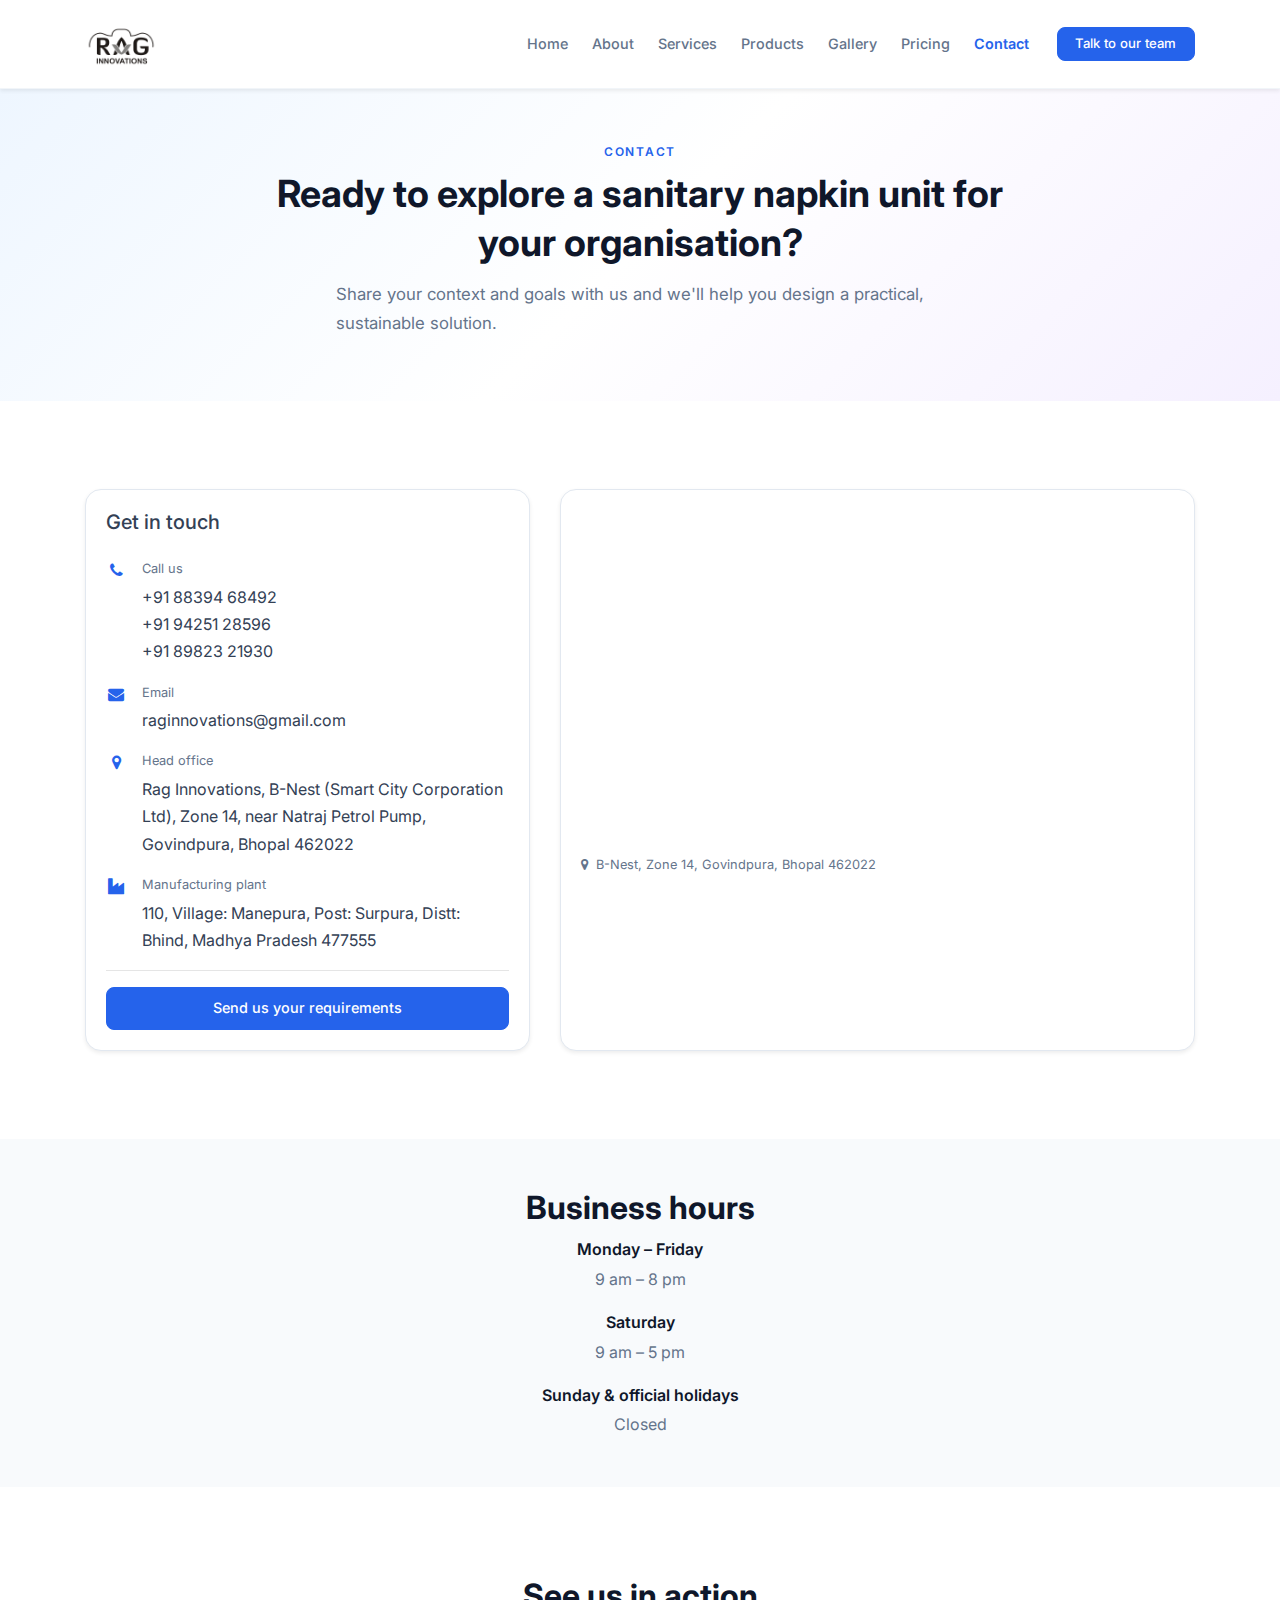
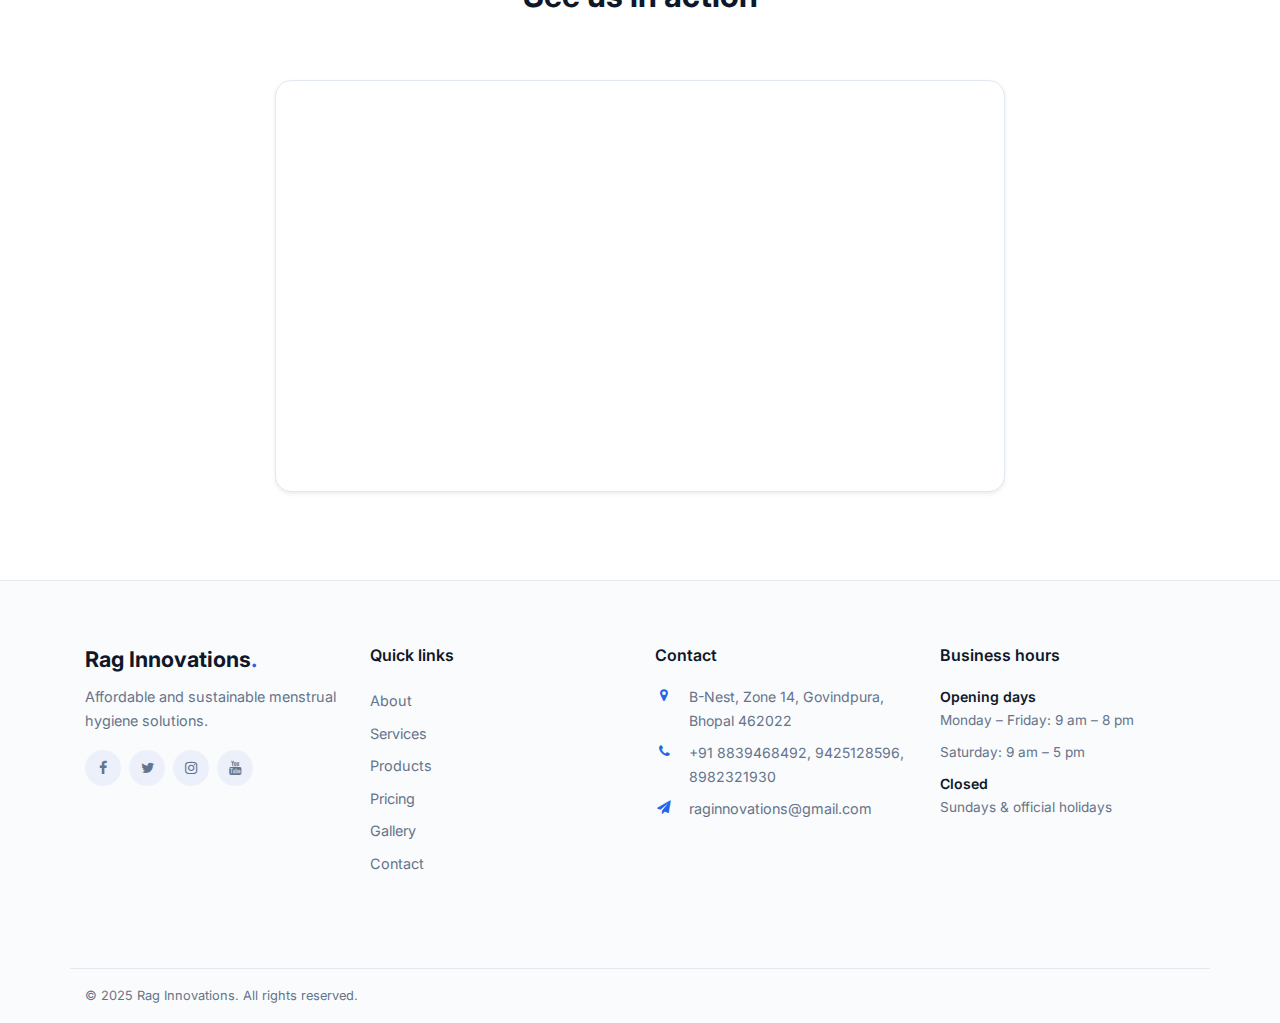
<file: contact.html>
<!DOCTYPE html>
<html lang="en">
<head>
  <meta charset="utf-8">
  <meta name="viewport" content="width=device-width, initial-scale=1, shrink-to-fit=no">
  <title>Contact Us | Rag Innovations — Get in Touch</title>
  <meta name="description" content="Contact Rag Innovations for sanitary napkin machines, training, raw materials and menstrual hygiene solutions. Located in Bhopal, serving all of India.">

  <link rel="preconnect" href="https://fonts.googleapis.com">
  <link rel="preconnect" href="https://fonts.gstatic.com" crossorigin>
  <link href="https://fonts.googleapis.com/css2?family=Inter:wght@400;500;600;700&display=swap" rel="stylesheet">
  <link rel="stylesheet" href="css/magnific-popup.css">
  <link rel="stylesheet" href="https://stackpath.bootstrapcdn.com/font-awesome/4.7.0/css/font-awesome.min.css" integrity="sha384-wvfXpqpZZVQGK6TAh5PVlGOfQNHSoD2xbE+QkPxCAFlNEevoEH3Sl0sibVcOQVnN" crossorigin="anonymous">
  <link rel="stylesheet" href="css/flaticon.css">
  <link rel="stylesheet" href="css/style.css">
</head>

<body class="page-contact">

  <!-- ========== HEADER ========== -->
  <header class="site-header">
    <nav class="navbar navbar-expand-lg navbar-light bg-white shadow-sm py-3" id="primary-navbar" aria-label="Primary navigation">
      <div class="container">
        <a class="navbar-brand" href="index.html">
          <img src="images/logo.png" class="brand-logo" alt="Rag Innovations" width="160" height="40">
        </a>

        <button class="navbar-toggler" type="button" data-toggle="collapse" data-target="#primaryNav" aria-controls="primaryNav" aria-expanded="false" aria-label="Toggle navigation">
          <span class="fa fa-bars" aria-hidden="true"></span>
        </button>

        <div class="collapse navbar-collapse" id="primaryNav">
          <ul class="navbar-nav ml-auto align-items-lg-center">
            <li class="nav-item">
              <a href="index.html" class="nav-link">Home</a>
            </li>
            <li class="nav-item">
              <a href="about.html" class="nav-link">About</a>
            </li>
            <li class="nav-item">
              <a href="services.html" class="nav-link">Services</a>
            </li>
            <li class="nav-item">
              <a href="products.html" class="nav-link">Products</a>
            </li>
            <li class="nav-item">
              <a href="gallery.html" class="nav-link">Gallery</a>
            </li>
            <li class="nav-item">
              <a href="pricing.html" class="nav-link">Pricing</a>
            </li>
            <li class="nav-item active">
              <a href="contact.html" class="nav-link" aria-current="page">Contact</a>
            </li>
            <li class="nav-item d-none d-lg-block ml-lg-3">
              <a href="contact.html" class="btn btn-primary btn-sm">Talk to our team</a>
            </li>
          </ul>
        </div>
      </div>
    </nav>
  </header>

  <!-- ========== MAIN CONTENT ========== -->
  <main class="site-main" id="main-content">

    <!-- Page hero -->
    <section class="page-hero bg-gradient-soft py-5" aria-labelledby="page-heading">
      <div class="container">
        <div class="row">
          <div class="col-lg-8 mx-auto text-center">
            <span class="section-kicker">Contact</span>
            <h1 class="page-title" id="page-heading">Ready to explore a sanitary napkin unit for your organisation?</h1>
            <p class="section-subtitle">
              Share your context and goals with us and we'll help you design a
              practical, sustainable solution.
            </p>
          </div>
        </div>
      </div>
    </section>

    <!-- Contact details -->
    <section class="section section--contact" aria-labelledby="contact-heading">
      <div class="container">
        <h2 class="sr-only" id="contact-heading">Contact information</h2>

        <div class="row">
          <!-- Contact cards -->
          <div class="col-lg-5 mb-4 mb-lg-0">
            <div class="card shadow-sm h-100">
              <div class="card-body">
                <h3 class="h5 mb-4">Get in touch</h3>

                <address class="mb-0">
                  <ul class="list-unstyled mb-0">
                    <li class="mb-3 d-flex">
                      <span class="fa fa-phone mr-3 mt-1" aria-hidden="true"></span>
                      <div>
                        <strong class="d-block small text-muted mb-1">Call us</strong>
                        <a href="tel:+918839468492" class="d-block">+91 88394 68492</a>
                        <a href="tel:+919425128596" class="d-block">+91 94251 28596</a>
                        <a href="tel:+918982321930" class="d-block">+91 89823 21930</a>
                      </div>
                    </li>

                    <li class="mb-3 d-flex">
                      <span class="fa fa-envelope mr-3 mt-1" aria-hidden="true"></span>
                      <div>
                        <strong class="d-block small text-muted mb-1">Email</strong>
                        <a href="mailto:raginnovations@gmail.com">raginnovations@gmail.com</a>
                      </div>
                    </li>

                    <li class="mb-3 d-flex">
                      <span class="fa fa-map-marker mr-3 mt-1" aria-hidden="true"></span>
                      <div>
                        <strong class="d-block small text-muted mb-1">Head office</strong>
                        <p class="mb-0">
                          Rag Innovations, B-Nest (Smart City Corporation Ltd),
                          Zone 14, near Natraj Petrol Pump, Govindpura, Bhopal 462022
                        </p>
                      </div>
                    </li>

                    <li class="d-flex">
                      <span class="fa fa-industry mr-3 mt-1" aria-hidden="true"></span>
                      <div>
                        <strong class="d-block small text-muted mb-1">Manufacturing plant</strong>
                        <p class="mb-0">
                          110, Village: Manepura, Post: Surpura,
                          Distt: Bhind, Madhya Pradesh 477555
                        </p>
                      </div>
                    </li>
                  </ul>
                </address>

                <hr>

                <a href="mailto:raginnovations@gmail.com" class="btn btn-primary btn-block">
                  Send us your requirements
                </a>
              </div>
            </div>
          </div>

          <!-- Map -->
          <div class="col-lg-7">
            <figure class="card shadow-sm h-100 mb-0 overflow-hidden">
              <div class="embed-responsive embed-responsive-16by9">
                <iframe
                  class="embed-responsive-item"
                  src="https://www.google.com/maps/embed?pb=!1m18!1m12!1m3!1d3666.32038691047!2d77.45548301492313!3d23.231425584847663!2m3!1f0!2f0!3f0!3m2!1i1024!2i768!4f13.1!3m3!1m2!1s0x397c43a0d53aa0db%3A0x1f17519c3ca59c1a!2sRag%20Innovations!5e0!3m2!1sen!2sin!4v1633115479037!5m2!1sen!2sin"
                  title="Rag Innovations location on Google Maps"
                  allowfullscreen
                  loading="lazy"
                ></iframe>
              </div>
              <figcaption class="card-body py-2">
                <p class="small text-muted mb-0">
                  <span class="fa fa-map-marker mr-1" aria-hidden="true"></span>
                  B-Nest, Zone 14, Govindpura, Bhopal 462022
                </p>
              </figcaption>
            </figure>
          </div>
        </div>
      </div>
    </section>

    <!-- Business hours -->
    <section class="section section--hours bg-light" aria-labelledby="hours-heading">
      <div class="container">
        <div class="row justify-content-center">
          <div class="col-md-6 text-center">
            <h2 class="section-title" id="hours-heading">Business hours</h2>
            <dl class="mb-0">
              <dt>Monday – Friday</dt>
              <dd>9 am – 8 pm</dd>
              <dt>Saturday</dt>
              <dd>9 am – 5 pm</dd>
              <dt>Sunday &amp; official holidays</dt>
              <dd class="mb-0">Closed</dd>
            </dl>
          </div>
        </div>
      </div>
    </section>

    <!-- Video -->
    <section class="section section--video" aria-labelledby="video-heading">
      <div class="container">
        <header class="section-header row justify-content-center pb-4">
          <div class="col-md-8 text-center">
            <h2 class="section-title" id="video-heading">See us in action</h2>
          </div>
        </header>

        <div class="row justify-content-center">
          <div class="col-lg-8">
            <figure class="card shadow-sm mb-0 overflow-hidden">
              <div class="embed-responsive embed-responsive-16by9">
                <iframe
                  class="embed-responsive-item"
                  src="https://www.youtube.com/embed/GojzTGq5t5k"
                  title="Rag Innovations YouTube video"
                  frameborder="0"
                  allow="accelerometer; autoplay; encrypted-media; gyroscope; picture-in-picture"
                  allowfullscreen
                  loading="lazy"
                ></iframe>
              </div>
            </figure>
          </div>
        </div>
      </div>
    </section>

  </main>

  <!-- ========== FOOTER ========== -->
  <footer class="site-footer footer" aria-label="Site footer">
    <div class="container">
      <div class="row mb-5">

        <div class="col-md-6 col-lg mb-4">
          <div class="ftco-footer-widget">
            <h2 class="logo"><a href="index.html">Rag Innovations<span>.</span></a></h2>
            <p>Affordable and sustainable menstrual hygiene solutions.</p>
            <ul class="ftco-footer-social list-unstyled d-flex mt-3" aria-label="Social media links">
              <li class="mr-2"><a href="https://www.facebook.com/innovationsrag/" aria-label="Facebook"><span class="fa fa-facebook" aria-hidden="true"></span></a></li>
              <li class="mr-2"><a href="https://twitter.com/InnovationsRag" aria-label="Twitter"><span class="fa fa-twitter" aria-hidden="true"></span></a></li>
              <li class="mr-2"><a href="https://www.instagram.com/raginnovations" aria-label="Instagram"><span class="fa fa-instagram" aria-hidden="true"></span></a></li>
              <li><a href="https://www.youtube.com/channel/UC7a8-5RxDh4TBCc1POTEG2A/videos" aria-label="YouTube"><span class="fa fa-youtube" aria-hidden="true"></span></a></li>
            </ul>
          </div>
        </div>

        <nav class="col-md-6 col-lg mb-4" aria-label="Footer navigation">
          <div class="ftco-footer-widget">
            <h3 class="ftco-heading-2">Quick links</h3>
            <ul class="list-unstyled">
              <li><a href="about.html" class="py-1 d-block">About</a></li>
              <li><a href="services.html" class="py-1 d-block">Services</a></li>
              <li><a href="products.html" class="py-1 d-block">Products</a></li>
              <li><a href="pricing.html" class="py-1 d-block">Pricing</a></li>
              <li><a href="gallery.html" class="py-1 d-block">Gallery</a></li>
              <li><a href="contact.html" class="py-1 d-block">Contact</a></li>
            </ul>
          </div>
        </nav>

        <div class="col-md-6 col-lg mb-4">
          <div class="ftco-footer-widget">
            <h3 class="ftco-heading-2">Contact</h3>
            <address class="block-23 mb-0">
              <ul class="list-unstyled">
                <li class="d-flex mb-2">
                  <span class="fa fa-map-marker mr-3 mt-1" aria-hidden="true"></span>
                  <span>B-Nest, Zone 14, Govindpura, Bhopal 462022</span>
                </li>
                <li class="d-flex mb-2">
                  <span class="fa fa-phone mr-3 mt-1" aria-hidden="true"></span>
                  <span>+91 8839468492, 9425128596, 8982321930</span>
                </li>
                <li class="d-flex">
                  <span class="fa fa-paper-plane mr-3 mt-1" aria-hidden="true"></span>
                  <a href="mailto:raginnovations@gmail.com">raginnovations@gmail.com</a>
                </li>
              </ul>
            </address>
          </div>
        </div>

        <div class="col-md-6 col-lg mb-4">
          <div class="ftco-footer-widget">
            <h3 class="ftco-heading-2">Business hours</h3>
            <dl class="mb-0">
              <dt>Opening days</dt>
              <dd>Monday – Friday: 9 am – 8 pm</dd>
              <dd>Saturday: 9 am – 5 pm</dd>
              <dt class="mt-2">Closed</dt>
              <dd class="mb-0">Sundays &amp; official holidays</dd>
            </dl>
          </div>
        </div>

      </div>

      <div class="row">
        <div class="col-12 text-center py-3 border-top">
          <p class="small text-muted mb-0">&copy; <span class="year">2025</span> Rag Innovations. All rights reserved.</p>
        </div>
      </div>
    </div>
  </footer>

  <script src="js/jquery.min.js"></script>
  <script src="js/popper.min.js"></script>
  <script src="js/bootstrap.min.js"></script>
  <script src="js/jquery.magnific-popup.min.js"></script>
  <script src="js/scrollax.min.js"></script>
  <script src="js/main.js"></script>
</body>
</html>
</file>
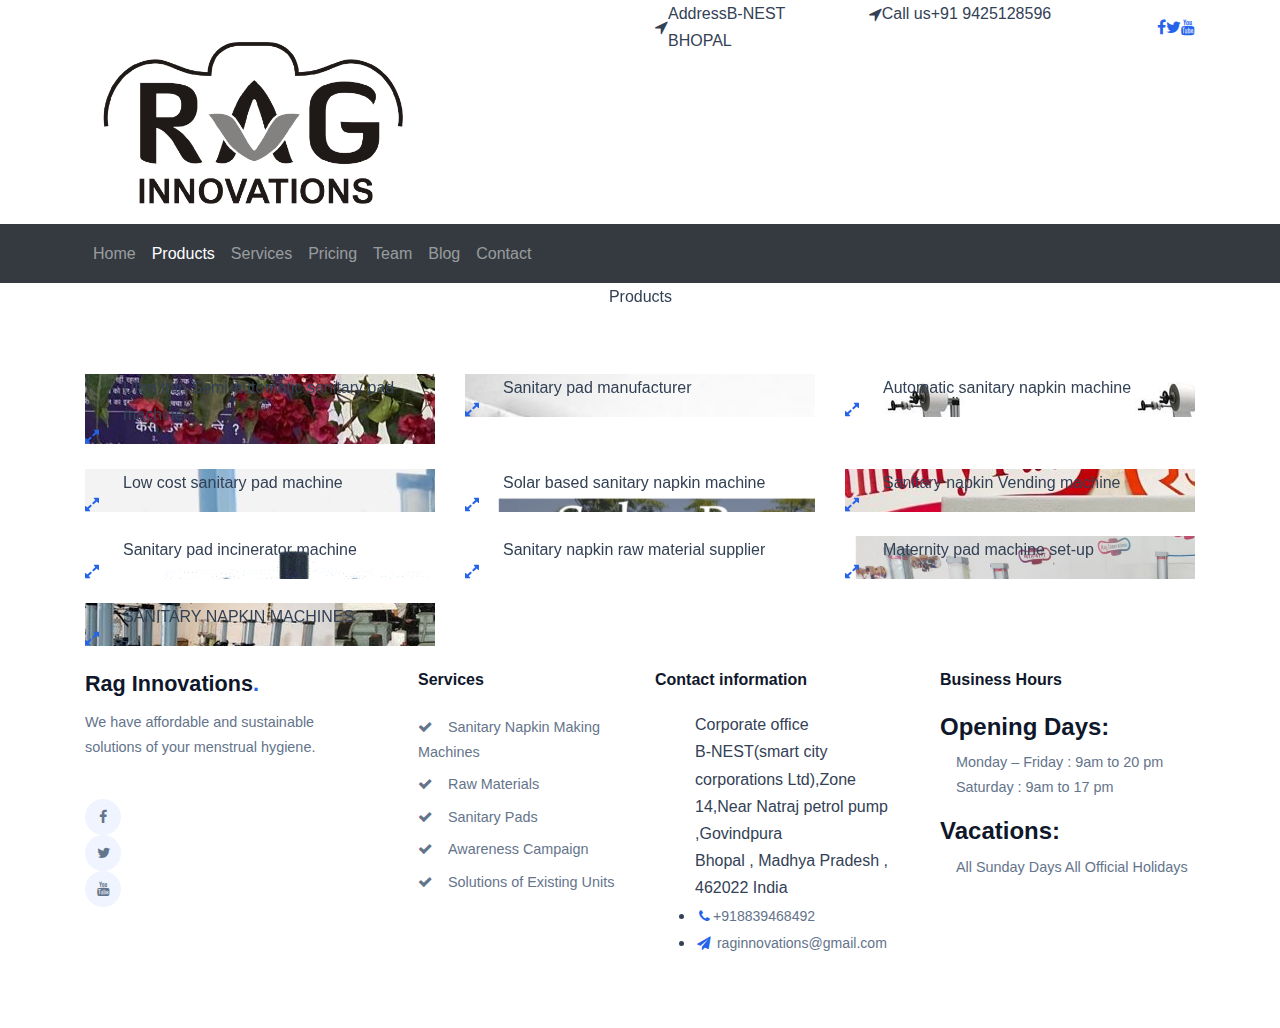
<file: gallery.html>
<!DOCTYPE html>
<html lang="en">
  <head>
    <title>Rag Innovations</title>
    <meta charset="utf-8">
    <meta name="viewport" content="width=device-width, initial-scale=1, shrink-to-fit=no">
    <meta name="description" content="Rag Innovations is a sanitary napkin making machine manufacturer and we have innovated & tested low cost sanitary napkin making machines for that we have recognised by Govt. of India as #Start-up in central India.">

 
    <link rel="stylesheet" href="css/animate.css">
    
    <link rel="stylesheet" href="css/owl.carousel.min.css">
    <link rel="stylesheet" href="css/owl.theme.default.min.css">
    <link rel="stylesheet" href="css/magnific-popup.css">

    <link rel="stylesheet" href="css/bootstrap-datepicker.css">
    <link rel="stylesheet" href="css/jquery.timepicker.css">
<link rel="stylesheet" href="https://stackpath.bootstrapcdn.com/font-awesome/4.7.0/css/font-awesome.min.css" integrity="sha384-wvfXpqpZZVQGK6TAh5PVlGOfQNHSoD2xbE+QkPxCAFlNEevoEH3Sl0sibVcOQVnN" crossorigin="anonymous">
    <link rel="stylesheet" href="css/flaticon.css">
    <link rel="stylesheet" href="css/style.css">
  </head>
  <body>
    <div class="wrap">
      <div class="container">
        <div class="row justify-content-between">
          <div class="col-md-4 d-flex align-items-center">
            <a class="navbar-brand" href="index.html"><img class="img img-responsive" src="images/logo.png"></a>
          </div>
          <div class="col-md-2 d-flex align-items-left">
          </div>
          <!-- <div class="col-md-2 d-flex align-items-left"> -->
          <!-- </div> -->
          <div class="col-md-6">
            <div class="row">
              <div class="col">
                <div class="top-wrap d-flex">
                  <div class="icon d-flex align-items-center justify-content-center"><span class="fa fa-location-arrow"></span></div>
                  <div class="text"><span>Address</span><span>B-NEST BHOPAL</span></div>
                </div>
              </div>
              <div class="col">
                <div class="top-wrap d-flex">
                  <div class="icon d-flex align-items-center justify-content-center"><span class="fa fa-location-arrow"></span></div>
                  <div class="text"><span>Call us</span><span>+91 9425128596</span></div>
                </div>
              </div>
              <div class="col-md-3 d-flex justify-content-end align-items-center">
                <div class="social-media">
                  <p class="mb-0 d-flex">
                    <a href="https://www.facebook.com/innovationsrag/" class="d-flex align-items-center justify-content-center"><span class="fa fa-facebook"><i class="sr-only">Facebook</i></span></a>
                    <a href="https://twitter.com/InnovationsRag" class="d-flex align-items-center justify-content-center"><span class="fa fa-twitter"><i class="sr-only">Twitter</i></span></a>
                    <a href="https://www.youtube.com/channel/UC7a8-5RxDh4TBCc1POTEG2A/videos" class="d-flex align-items-center justify-content-center"><span class="fa fa-youtube"><i class="sr-only">Youtube</i></span></a>
                    
                  </p>
                </div>
              </div>
            </div>
          </div>
        </div>
      </div>
    </div>
    <nav class="navbar navbar-expand-lg navbar-dark ftco_navbar bg-dark ftco-navbar-light" id="ftco-navbar">
      <div class="container">
      
        <button class="navbar-toggler" type="button" data-toggle="collapse" data-target="#ftco-nav" aria-controls="ftco-nav" aria-expanded="false" aria-label="Toggle navigation">
          <span class="fa fa-bars"></span> Menu
        </button>
        
        </form>
        <div class="collapse navbar-collapse" id="ftco-nav">
          <ul class="navbar-nav mr-auto">
            <li class="nav-item "><a href="index.html" class="nav-link">Home</a></li>
            <li class="nav-item active"><a href="products.html" class="nav-link">Products</a></li>
            <li class="nav-item"><a href="#" class="nav-link">Services</a></li>
            <li class="nav-item"><a href="index.html#pricing" class="nav-link">Pricing</a></li>
            <li class="nav-item"><a href="index.html#team" class="nav-link">Team</a></li>
            <li class="nav-item"><a href="#" class="nav-link">Blog</a></li>
            <li class="nav-item"><a href="index.html#contact" class="nav-link">Contact</a></li>
          </ul>
        </div>
      </div>
    </nav>
    <!-- END nav -->
    
    

    <!-- <section class="ftco-appointment ftco-section ftco-no-pt ftco-no-pb img" style="background-image: url(images/bg_3.jpg);">
      <div class="overlay"></div>
      <div class="container">
        <div class="row d-md-flex justify-content-end">
          <div class="col-md-12 col-lg-6 half p-3 py-5 pl-lg-5 ftco-animate heading-section heading-section-white">
            <span class="subheading">Booking an Appointment</span>
            <h2 class="mb-4">Free Consultation</h2>
            <form action="#" class="appointment">
              <div class="row">
                <div class="col-md-12">
                  <div class="form-group">
                    <div class="form-field">
                      <div class="select-wrap">
                        <div class="icon"><span class="fa fa-chevron-down"></span></div>
                        <select name="" id="" class="form-control">
                          <option value="">Select services</option>
                          <option value="">Change Oil</option>
                          <option value="">Engine Repair</option>
                          <option value="">Battery Replace</option>
                          <option value="">Change Tire</option>
                          <option value="">Tow Truck</option>
                        </select>
                      </div>
                    </div>
                  </div>
                </div>
                <div class="col-md-6">
                  <div class="form-group">
                    <input type="text" class="form-control" placeholder="Your Name">
                  </div>
                </div>
                <div class="col-md-6">
                  <div class="form-group">
                    <input type="text" class="form-control" placeholder="Vehicle number">
                  </div>
                </div>
                <div class="col-md-6">
                  <div class="form-group">
                    <div class="input-wrap">
                      <div class="icon"><span class="fa fa-calendar"></span></div>
                      <input type="text" class="form-control appointment_date" placeholder="Date">
                    </div>
                  </div>
                </div>
                <div class="col-md-6">
                  <div class="form-group">
                    <div class="input-wrap">
                      <div class="icon"><span class="fa fa-clock-o"></span></div>
                      <input type="text" class="form-control appointment_time" placeholder="Time">
                    </div>
                  </div>
                </div>
                <div class="col-md-12">
                  <div class="form-group">
                    <textarea name="" id="" cols="30" rows="7" class="form-control" placeholder="Message"></textarea>
                  </div>
                </div>
                <div class="col-md-12">
                  <div class="form-group">
                    <input type="submit" value="Send message" class="btn btn-dark py-3 px-4">
                  </div>
                </div>
              </div>
            </form>
          </div>
        </div>
      </div>
    </section>
 -->
    <section class="ftco-section">
      <div class="container">
          <div class="row justify-content-center pb-5 mb-3">
            <div class="col-md-7 heading-section text-center ftco-animate fadeInUp ftco-animated">
              <span class="subheading">Products</span>
              <!-- <h2>Done Projects</h2> -->
            </div>
          </div>
      </div>
      <div class="container">
        <div class="row">

          <div class="col-md-4 ftco-animate fadeInUp ftco-animated">
            <div class="work mb-4 img d-flex align-items-end" style="background-image:url(images/prod-1.jpeg)">
              <a href="images/prod-1.jpeg" class="icon image-popup d-flex justify-content-center align-items-center">
                <span class="fa fa-expand"></span>
              </a>
              <div class="desc w-100 px-4">
                <div class="text w-100 mb-3">
                  <span>Ultra thin Semi-automatic sanitary pad machine</span>
                </div>
              </div>
            </div>
          </div>

          <div class="col-md-4 ftco-animate fadeInUp ftco-animated">
            <div class="work mb-4 img d-flex align-items-end" style="background-image:url(images/prod-10.png)">
              <a href="images/prod-10.png" class="icon image-popup d-flex justify-content-center align-items-center">
                <span class="fa fa-expand"></span>
              </a>
              <div class="desc w-100 px-4">
                <div class="text w-100 mb-3">
                  <span>Sanitary pad manufacturer </span>
                </div>
              </div>
            </div>
          </div>

          <div class="col-md-4 ftco-animate fadeInUp ftco-animated">
            <div class="work mb-4 img d-flex align-items-end" style="background-image:url(images/prod-3.jpg)">
              <a href="images/prod-3.jpg" class="icon image-popup d-flex justify-content-center align-items-center">
                <span class="fa fa-expand"></span>
              </a>
              <div class="desc w-100 px-4">
                <div class="text w-100 mb-3">
                  <span>Automatic sanitary napkin machine </span>
                </div>
              </div>
            </div>
          </div>

          <div class="col-md-4 ftco-animate fadeInUp ftco-animated">
            <div class="work mb-4 img d-flex align-items-end" style="background-image:url(images/prod-4.jpg)">
              <a href="images/prod-4.jpg" class="icon image-popup d-flex justify-content-center align-items-center">
                <span class="fa fa-expand"></span>
              </a>
              <div class="desc w-100 px-4">
                <div class="text w-100 mb-3">
                  <span>Low cost sanitary pad machine</span>
                </div>
              </div>
            </div>
          </div>

          <div class="col-md-4 ftco-animate fadeInUp ftco-animated">
            <div class="work mb-4 img d-flex align-items-end" style="background-image:url(images/prod-5.png)">
              <a href="images/prod-5.png" class="icon image-popup d-flex justify-content-center align-items-center">
                <span class="fa fa-expand"></span>
              </a>
              <div class="desc w-100 px-4">
                <div class="text w-100 mb-3">
                  <span>Solar based sanitary napkin machine</span>
                </div>
              </div>
            </div>
          </div>


          <div class="col-md-4 ftco-animate fadeInUp ftco-animated">
            <div class="work mb-4 img d-flex align-items-end" style="background-image:url(images/prod-6.jpg)">
              <a href="images/prod-6.jpg" class="icon image-popup d-flex justify-content-center align-items-center">
                <span class="fa fa-expand"></span>
              </a>
              <div class="desc w-100 px-4">
                <div class="text w-100 mb-3">
                  <span>Sanitary napkin Vending machine </span>
                </div>
              </div>
            </div>
          </div>


          <div class="col-md-4 ftco-animate fadeInUp ftco-animated">
            <div class="work mb-4 img d-flex align-items-end" style="background-image:url(images/prod-7.png)">
              <a href="images/prod-7.png" class="icon image-popup d-flex justify-content-center align-items-center">
                <span class="fa fa-expand"></span>
              </a>
              <div class="desc w-100 px-4">
                <div class="text w-100 mb-3">
                  <span>Sanitary pad incinerator machine </span>
                </div>
              </div>
            </div>
          </div>


          <div class="col-md-4 ftco-animate fadeInUp ftco-animated">
            <div class="work mb-4 img d-flex align-items-end" style="background-image:url(images/prod-8.png)">
              <a href="images/prod-8.png" class="icon image-popup d-flex justify-content-center align-items-center">
                <span class="fa fa-expand"></span>
              </a>
              <div class="desc w-100 px-4">
                <div class="text w-100 mb-3">
                  <span>Sanitary napkin raw material supplier</span>
                </div>
              </div>
            </div>
          </div>


          <div class="col-md-4 ftco-animate fadeInUp ftco-animated">
            <div class="work mb-4 img d-flex align-items-end" style="background-image:url(images/prod-9.png)">
              <a href="images/prod-9.png" class="icon image-popup d-flex justify-content-center align-items-center">
                <span class="fa fa-expand"></span>
              </a>
              <div class="desc w-100 px-4">
                <div class="text w-100 mb-3">
                  <span>Maternity pad machine set-up</span>
                </div>
              </div>
            </div>
          </div>

          <div class="col-md-4 ftco-animate fadeInUp ftco-animated">
            <div class="work mb-4 img d-flex align-items-end" style="background-image:url(images/prod-11.jpg)">
              <a href="images/prod-11.jpg" class="icon image-popup d-flex justify-content-center align-items-center">
                <span class="fa fa-expand"></span>
              </a>
              <div class="desc w-100 px-4">
                <div class="text w-100 mb-3">
                  <span>SANITARY NAPKIN MACHINES</span>
                </div>
              </div>
            </div>
          </div>
          

        </div>
      </div>
    </section>
    
  
   
    <footer id="contact" class="footer ftco-section">
      <div class="container">
        <div class="row mb-5">
          <div class="col-md-6 col-lg">
            <div class="ftco-footer-widget mb-4">
              <h2 class="logo"><a href="#">Rag Innovations<span>.</span></a></h2>
              <p>We have affordable and sustainable solutions of your menstrual hygiene.</p>
              <ul class="ftco-footer-social list-unstyled float-md-left float-lft mt-4">
                <li class="ftco-animate"><a href="https://www.facebook.com/innovationsrag/"><span class="fa fa-facebook"></span></a></li>
                <li class="ftco-animate"><a href="https://twitter.com/InnovationsRag" ><span class="fa fa-twitter"></span></a></li>
                <li class="ftco-animate"><a href="https://www.youtube.com/channel/UC7a8-5RxDh4TBCc1POTEG2A/videos"><span class="fa fa-youtube"></span></a></li>
              </ul>
            </div>
          </div>
          <div class="col-md-6 col-lg">
            <div class="ftco-footer-widget mb-4 ml-md-5">
              <h2 class="ftco-heading-2">Services</h2>
              <ul class="list-unstyled">
                <li><a  class="py-1 d-block"><span class="fa fa-check mr-3"></span>Sanitary Napkin Making Machines</a></li>
                <li><a  class="py-1 d-block"><span class="fa fa-check mr-3"></span>Raw Materials</a></li>
                <li><a  class="py-1 d-block"><span class="fa fa-check mr-3"></span>Sanitary Pads </a></li>
                <li><a  class="py-1 d-block"><span class="fa fa-check mr-3"></span>Awareness Campaign</a></li>
                <li><a  class="py-1 d-block"><span class="fa fa-check mr-3"></span>Solutions of Existing Units</a></li>
              </ul>
            </div>
          </div>
          <div class="col-md-6 col-lg">
            <div class="ftco-footer-widget mb-4">
              <h2 class="ftco-heading-2">Contact information</h2>
              <div class="block-23 mb-3 ">
                <ul>
                  <!-- <li><span class="icon fa fa-map-marker"></span><span class="text">Rag Innovations,
B-Nest, BSCDCL, Bhopal

</span></li>
<li><span class="icon fa fa-map-marker"></span><span class="text">Manufacturing Plant
110, Village: Manepura, Post: Surpura,
Distt: Bhind, Madhya Pradesh- 477555


</span></li>
<li><span class="icon fa fa-map-marker"></span><span class="text">Branch Office: Gwalior Smart City Incubation Centre,
Moti Mahal, Gwalior- 474007, India


</span></li>

 -->                  
                    <div id="hcard-Corporate-office" class="vcard">
                     <span class="fn n">
                        <span class="given-name">Corporate office</span>
                      <span class="additional-name"></span>
                      <span class="family-name"></span>
                    </span>
                     <div class="adr">
                      <div class="street-address">B-NEST(smart city corporations Ltd),Zone 14,Near Natraj petrol pump ,Govindpura</div>
                      <span class="locality">Bhopal</span>
                    , 
                      <span class="region">Madhya Pradesh</span>
                    , 
                      <span class="postal-code">462022</span>

                      <span class="country-name">India</span>

                     </div>



 <li><a><span class="icon fa fa-phone"></span><span class="text">+918839468492
                    
                  </span></a></li>
                  <li><a ><span class="icon fa fa-paper-plane"></span><span class="text">
raginnovations@gmail.com                                                                              
                    
                  </span></a></li>
                </ul>
              </div>
            </div>
          </div>
          <div class="col-md-6 col-lg">
             <div class="ftco-footer-widget mb-4">
              <h2 class="ftco-heading-2">Business Hours</h2>
              <div class="opening-hours">
                <h4>Opening Days:</h4>
                <p class="pl-3">
                  <span>Monday – Friday : 9am to 20 pm</span>
                  <span>Saturday : 9am to 17 pm</span>
                </p>
                <h4>Vacations:</h4>
                <p class="pl-3">
                  <span>All Sunday Days</span>
                  <span>All Official Holidays</span>
                </p>
              </div>
            </div>
          </div>
        </div>
        <div class="row">
          <div class="col-md-12 text-center">

          
          </div>
        </div>
      </div>
    </footer>
    
  

  <!-- loader -->
  <div id="ftco-loader" class="show fullscreen"><svg class="circular" width="48px" height="48px"><circle class="path-bg" cx="24" cy="24" r="22" fill="none" stroke-width="4" stroke="#eeeeee"/><circle class="path" cx="24" cy="24" r="22" fill="none" stroke-width="4" stroke-miterlimit="10" stroke="#F96D00"/></svg></div>


  <script src="js/jquery.min.js"></script>
  <script src="js/jquery-migrate-3.0.1.min.js"></script>
  <script src="js/popper.min.js"></script>
  <script src="js/bootstrap.min.js"></script>
  <script src="js/jquery.easing.1.3.js"></script>
  <script src="js/jquery.waypoints.min.js"></script>
  <script src="js/jquery.stellar.min.js"></script>
  <script src="js/jquery.animateNumber.min.js"></script>
  <script src="js/bootstrap-datepicker.js"></script>
  <script src="js/jquery.timepicker.min.js"></script>
  <script src="js/owl.carousel.min.js"></script>
  <script src="js/jquery.magnific-popup.min.js"></script>
  <script src="js/scrollax.min.js"></script>
  <script src="js/google-map.js"></script>
  <script src="js/main.js"></script>
  <script async src="https://www.googletagmanager.com/gtag/js?id=UA-194887946-1"></script>
  <script>
    window.dataLayer = window.dataLayer || [];
    function gtag(){dataLayer.push(arguments);}
    gtag('js', new Date());

    gtag('config', 'UA-194887946-1');
  </script>

  </body>
</html>
</file>
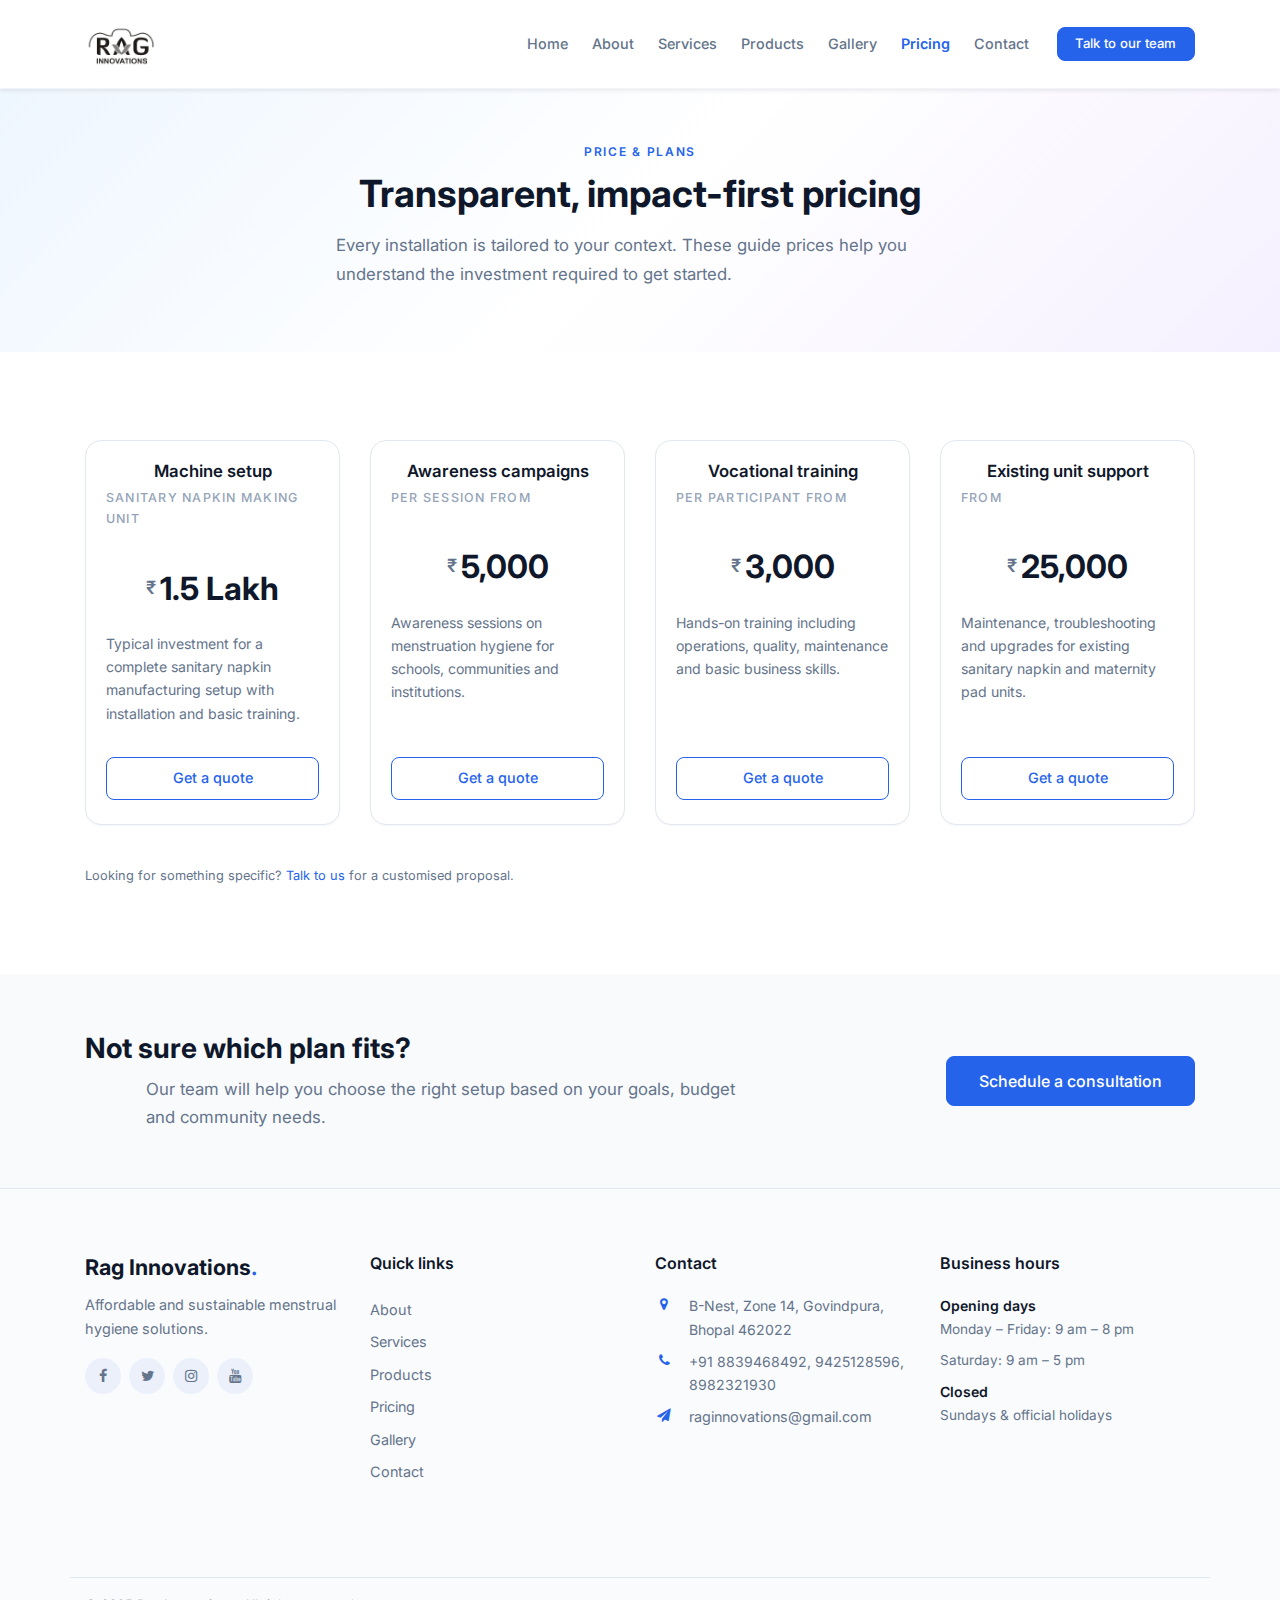
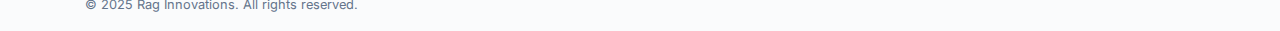
<file: pricing.html>
<!DOCTYPE html>
<html lang="en">
<head>
  <meta charset="utf-8">
  <meta name="viewport" content="width=device-width, initial-scale=1, shrink-to-fit=no">
  <title>Pricing | Rag Innovations — Transparent, Impact-First Pricing</title>
  <meta name="description" content="Transparent pricing for Rag Innovations sanitary napkin machines, awareness campaigns, vocational training, and existing unit support.">

  <link rel="preconnect" href="https://fonts.googleapis.com">
  <link rel="preconnect" href="https://fonts.gstatic.com" crossorigin>
  <link href="https://fonts.googleapis.com/css2?family=Inter:wght@400;500;600;700&display=swap" rel="stylesheet">
  <link rel="stylesheet" href="css/magnific-popup.css">
  <link rel="stylesheet" href="https://stackpath.bootstrapcdn.com/font-awesome/4.7.0/css/font-awesome.min.css" integrity="sha384-wvfXpqpZZVQGK6TAh5PVlGOfQNHSoD2xbE+QkPxCAFlNEevoEH3Sl0sibVcOQVnN" crossorigin="anonymous">
  <link rel="stylesheet" href="css/flaticon.css">
  <link rel="stylesheet" href="css/style.css">
</head>

<body class="page-pricing">

  <!-- ========== HEADER ========== -->
  <header class="site-header">
    <nav class="navbar navbar-expand-lg navbar-light bg-white shadow-sm py-3" id="primary-navbar" aria-label="Primary navigation">
      <div class="container">
        <a class="navbar-brand" href="index.html">
          <img src="images/logo.png" class="brand-logo" alt="Rag Innovations" width="160" height="40">
        </a>

        <button class="navbar-toggler" type="button" data-toggle="collapse" data-target="#primaryNav" aria-controls="primaryNav" aria-expanded="false" aria-label="Toggle navigation">
          <span class="fa fa-bars" aria-hidden="true"></span>
        </button>

        <div class="collapse navbar-collapse" id="primaryNav">
          <ul class="navbar-nav ml-auto align-items-lg-center">
            <li class="nav-item">
              <a href="index.html" class="nav-link">Home</a>
            </li>
            <li class="nav-item">
              <a href="about.html" class="nav-link">About</a>
            </li>
            <li class="nav-item">
              <a href="services.html" class="nav-link">Services</a>
            </li>
            <li class="nav-item">
              <a href="products.html" class="nav-link">Products</a>
            </li>
            <li class="nav-item">
              <a href="gallery.html" class="nav-link">Gallery</a>
            </li>
            <li class="nav-item active">
              <a href="pricing.html" class="nav-link" aria-current="page">Pricing</a>
            </li>
            <li class="nav-item">
              <a href="contact.html" class="nav-link">Contact</a>
            </li>
            <li class="nav-item d-none d-lg-block ml-lg-3">
              <a href="contact.html" class="btn btn-primary btn-sm">Talk to our team</a>
            </li>
          </ul>
        </div>
      </div>
    </nav>
  </header>

  <!-- ========== MAIN CONTENT ========== -->
  <main class="site-main" id="main-content">

    <!-- Page hero -->
    <section class="page-hero bg-gradient-soft py-5" aria-labelledby="page-heading">
      <div class="container">
        <div class="row">
          <div class="col-lg-8 mx-auto text-center">
            <span class="section-kicker">Price &amp; plans</span>
            <h1 class="page-title" id="page-heading">Transparent, impact-first pricing</h1>
            <p class="section-subtitle">
              Every installation is tailored to your context. These guide prices help you
              understand the investment required to get started.
            </p>
          </div>
        </div>
      </div>
    </section>

    <!-- Pricing cards -->
    <section class="section section--pricing" aria-labelledby="pricing-heading">
      <div class="container">
        <h2 class="sr-only" id="pricing-heading">Pricing plans</h2>

        <div class="row">
          <article class="col-md-6 col-lg-3 mb-4">
            <div class="card pricing-card h-100 text-center">
              <div class="card-body">
                <h3 class="pricing-title">Machine setup</h3>
                <p class="pricing-caption">Sanitary napkin making unit</p>
                <div class="pricing-price">
                  <span class="currency">&#8377;</span>
                  <span class="amount">1.5 Lakh</span>
                </div>
                <p class="pricing-note mb-0">
                  Typical investment for a complete sanitary napkin manufacturing
                  setup with installation and basic training.
                </p>
              </div>
              <div class="card-footer bg-transparent border-0 pb-4">
                <a href="contact.html" class="btn btn-outline-primary btn-block">Get a quote</a>
              </div>
            </div>
          </article>

          <article class="col-md-6 col-lg-3 mb-4">
            <div class="card pricing-card h-100 text-center">
              <div class="card-body">
                <h3 class="pricing-title">Awareness campaigns</h3>
                <p class="pricing-caption">Per session from</p>
                <div class="pricing-price">
                  <span class="currency">&#8377;</span>
                  <span class="amount">5,000</span>
                </div>
                <p class="pricing-note mb-0">
                  Awareness sessions on menstruation hygiene for schools,
                  communities and institutions.
                </p>
              </div>
              <div class="card-footer bg-transparent border-0 pb-4">
                <a href="contact.html" class="btn btn-outline-primary btn-block">Get a quote</a>
              </div>
            </div>
          </article>

          <article class="col-md-6 col-lg-3 mb-4">
            <div class="card pricing-card h-100 text-center">
              <div class="card-body">
                <h3 class="pricing-title">Vocational training</h3>
                <p class="pricing-caption">Per participant from</p>
                <div class="pricing-price">
                  <span class="currency">&#8377;</span>
                  <span class="amount">3,000</span>
                </div>
                <p class="pricing-note mb-0">
                  Hands-on training including operations, quality, maintenance
                  and basic business skills.
                </p>
              </div>
              <div class="card-footer bg-transparent border-0 pb-4">
                <a href="contact.html" class="btn btn-outline-primary btn-block">Get a quote</a>
              </div>
            </div>
          </article>

          <article class="col-md-6 col-lg-3 mb-4">
            <div class="card pricing-card h-100 text-center">
              <div class="card-body">
                <h3 class="pricing-title">Existing unit support</h3>
                <p class="pricing-caption">From</p>
                <div class="pricing-price">
                  <span class="currency">&#8377;</span>
                  <span class="amount">25,000</span>
                </div>
                <p class="pricing-note mb-0">
                  Maintenance, troubleshooting and upgrades for existing sanitary
                  napkin and maternity pad units.
                </p>
              </div>
              <div class="card-footer bg-transparent border-0 pb-4">
                <a href="contact.html" class="btn btn-outline-primary btn-block">Get a quote</a>
              </div>
            </div>
          </article>
        </div>

        <aside class="row mt-3">
          <div class="col text-center">
            <p class="small text-muted mb-0">
              Looking for something specific?
              <a href="contact.html">Talk to us</a> for a customised proposal.
            </p>
          </div>
        </aside>
      </div>
    </section>

    <!-- CTA -->
    <section class="section section--cta bg-light" aria-labelledby="cta-heading">
      <div class="container">
        <div class="row align-items-center">
          <div class="col-lg-8 mb-4 mb-lg-0">
            <h2 class="section-title" id="cta-heading">Not sure which plan fits?</h2>
            <p class="section-subtitle mb-0">
              Our team will help you choose the right setup based on your
              goals, budget and community needs.
            </p>
          </div>
          <div class="col-lg-4 text-lg-right">
            <a href="contact.html" class="btn btn-primary btn-lg">Schedule a consultation</a>
          </div>
        </div>
      </div>
    </section>

  </main>

  <!-- ========== FOOTER ========== -->
  <footer class="site-footer footer" aria-label="Site footer">
    <div class="container">
      <div class="row mb-5">

        <div class="col-md-6 col-lg mb-4">
          <div class="ftco-footer-widget">
            <h2 class="logo"><a href="index.html">Rag Innovations<span>.</span></a></h2>
            <p>Affordable and sustainable menstrual hygiene solutions.</p>
            <ul class="ftco-footer-social list-unstyled d-flex mt-3" aria-label="Social media links">
              <li class="mr-2"><a href="https://www.facebook.com/innovationsrag/" aria-label="Facebook"><span class="fa fa-facebook" aria-hidden="true"></span></a></li>
              <li class="mr-2"><a href="https://twitter.com/InnovationsRag" aria-label="Twitter"><span class="fa fa-twitter" aria-hidden="true"></span></a></li>
              <li class="mr-2"><a href="https://www.instagram.com/raginnovations" aria-label="Instagram"><span class="fa fa-instagram" aria-hidden="true"></span></a></li>
              <li><a href="https://www.youtube.com/channel/UC7a8-5RxDh4TBCc1POTEG2A/videos" aria-label="YouTube"><span class="fa fa-youtube" aria-hidden="true"></span></a></li>
            </ul>
          </div>
        </div>

        <nav class="col-md-6 col-lg mb-4" aria-label="Footer navigation">
          <div class="ftco-footer-widget">
            <h3 class="ftco-heading-2">Quick links</h3>
            <ul class="list-unstyled">
              <li><a href="about.html" class="py-1 d-block">About</a></li>
              <li><a href="services.html" class="py-1 d-block">Services</a></li>
              <li><a href="products.html" class="py-1 d-block">Products</a></li>
              <li><a href="pricing.html" class="py-1 d-block">Pricing</a></li>
              <li><a href="gallery.html" class="py-1 d-block">Gallery</a></li>
              <li><a href="contact.html" class="py-1 d-block">Contact</a></li>
            </ul>
          </div>
        </nav>

        <div class="col-md-6 col-lg mb-4">
          <div class="ftco-footer-widget">
            <h3 class="ftco-heading-2">Contact</h3>
            <address class="block-23 mb-0">
              <ul class="list-unstyled">
                <li class="d-flex mb-2">
                  <span class="fa fa-map-marker mr-3 mt-1" aria-hidden="true"></span>
                  <span>B-Nest, Zone 14, Govindpura, Bhopal 462022</span>
                </li>
                <li class="d-flex mb-2">
                  <span class="fa fa-phone mr-3 mt-1" aria-hidden="true"></span>
                  <span>+91 8839468492, 9425128596, 8982321930</span>
                </li>
                <li class="d-flex">
                  <span class="fa fa-paper-plane mr-3 mt-1" aria-hidden="true"></span>
                  <a href="mailto:raginnovations@gmail.com">raginnovations@gmail.com</a>
                </li>
              </ul>
            </address>
          </div>
        </div>

        <div class="col-md-6 col-lg mb-4">
          <div class="ftco-footer-widget">
            <h3 class="ftco-heading-2">Business hours</h3>
            <dl class="mb-0">
              <dt>Opening days</dt>
              <dd>Monday – Friday: 9 am – 8 pm</dd>
              <dd>Saturday: 9 am – 5 pm</dd>
              <dt class="mt-2">Closed</dt>
              <dd class="mb-0">Sundays &amp; official holidays</dd>
            </dl>
          </div>
        </div>

      </div>

      <div class="row">
        <div class="col-12 text-center py-3 border-top">
          <p class="small text-muted mb-0">&copy; <span class="year">2025</span> Rag Innovations. All rights reserved.</p>
        </div>
      </div>
    </div>
  </footer>

  <script src="js/jquery.min.js"></script>
  <script src="js/popper.min.js"></script>
  <script src="js/bootstrap.min.js"></script>
  <script src="js/jquery.magnific-popup.min.js"></script>
  <script src="js/scrollax.min.js"></script>
  <script src="js/main.js"></script>
</body>
</html>
</file>
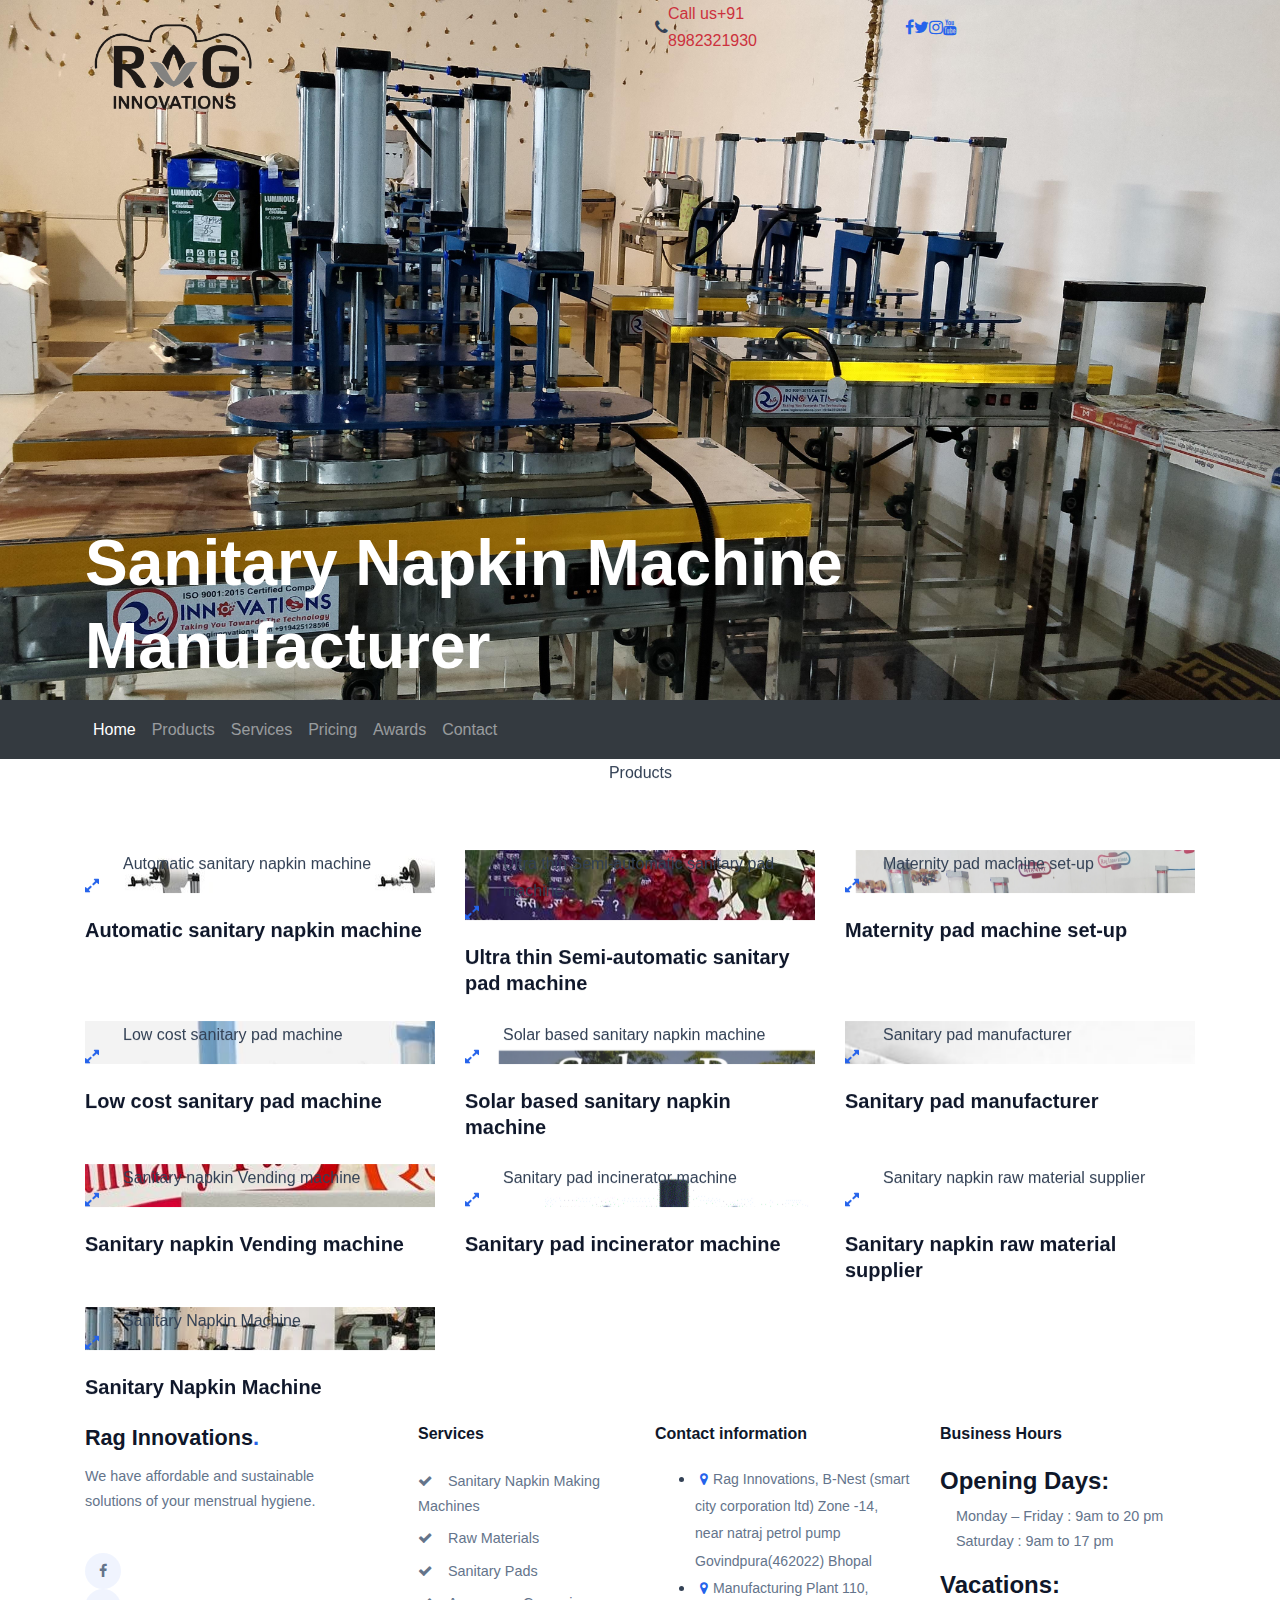
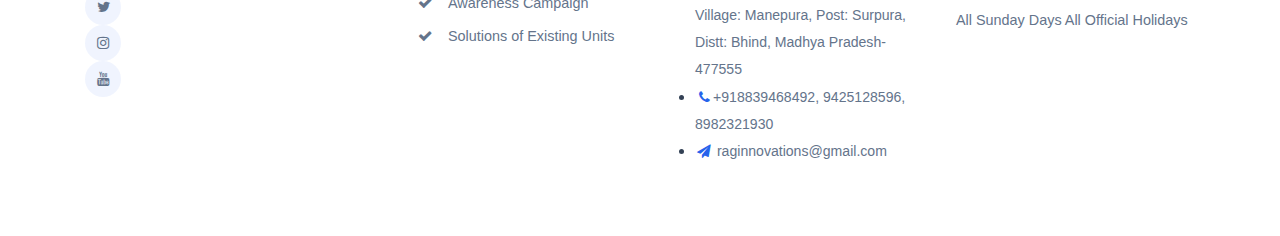
<file: products.html>
<!DOCTYPE html>
<html lang="en">
  <head>
    <title>Rag Innovations</title>
    <meta charset="utf-8">
    <meta name="viewport" content="width=device-width, initial-scale=1, shrink-to-fit=no">
    <meta name="description" content="Rag Innovations is a sanitary napkin making machine manufacturer and we have innovated & tested low cost sanitary napkin making machines for that we have recognised by Govt. of India as #Start-up in central India.">

 
    <link rel="stylesheet" href="css/animate.css">
    
    <link rel="stylesheet" href="css/owl.carousel.min.css">
    <link rel="stylesheet" href="css/owl.theme.default.min.css">
    <link rel="stylesheet" href="css/magnific-popup.css">

    <link rel="stylesheet" href="css/bootstrap-datepicker.css">
    <link rel="stylesheet" href="css/jquery.timepicker.css">
<link rel="stylesheet" href="https://stackpath.bootstrapcdn.com/font-awesome/4.7.0/css/font-awesome.min.css" integrity="sha384-wvfXpqpZZVQGK6TAh5PVlGOfQNHSoD2xbE+QkPxCAFlNEevoEH3Sl0sibVcOQVnN" crossorigin="anonymous">
    <link rel="stylesheet" href="css/flaticon.css">
    <link rel="stylesheet" href="css/style.css">
  </head>
  <body>
      <div class="wrap" style="
      background-image:url(images/BG.jpg);
      width: 100%;
      height:700px; 
      background-position: center center;
      background-repeat: no-repeat;
      background-size: cover">
      <div class="container">
        <div class="row justify-content-between">
          <div class="col-md-4 d-flex align-items-center">
            <a class="navbar-brand" style="width:50%" href="index.html"><img class="img img-responsive" src="images/logo.png"></a>
          </div>
          <div class="col-md-6">
            <div class="row">
              <div class="col-md-4">
                <div class="top-wrap d-flex">
                  <div class="icon d-flex align-items-center justify-content-center"><span class="fa fa-phone"></span></div>
                  <div class="text" style="color: #CC313D!important;"><span>Call us</span><span style="color: #CC313D!important;">+91 8982321930</span></div>
                </div>
              </div>
              <div class="col-md-3 d-flex justify-content-end align-items-center">
                <div class="social-media">
                  <p class="mb-0 d-flex">
                    <a href="https://www.facebook.com/innovationsrag/" class="d-flex align-items-center justify-content-center"><span class="fa fa-facebook"><i class="sr-only">Facebook</i></span></a>
                    <a href="https://twitter.com/InnovationsRag" class="d-flex align-items-center justify-content-center"><span class="fa fa-twitter"><i class="sr-only">Twitter</i></span></a>
                    <a href="https://www.instagram.com/raginnovations/" class="d-flex align-items-center justify-content-center"><span class="fa fa-instagram"><i class="sr-only">Instagram</i></span></a>
                    <a href="https://www.youtube.com/channel/UC7a8-5RxDh4TBCc1POTEG2A/videos" class="d-flex align-items-center justify-content-center"><span class="fa fa-youtube"><i class="sr-only">Youtube</i></span></a>
                  </p>
                </div>
              </div>
            </div>
          </div>
        </div>
        <div class="row">
          <div class="col-md-12">
          <h1 style="color:white; padding-top: 25rem; font-size: 4rem;" >Sanitary Napkin Machine Manufacturer</h1>
           </div>
        </div>
      </div>
    </div>

    <nav class="navbar navbar-expand-lg navbar-dark ftco_navbar bg-dark ftco-navbar-light" id="ftco-navbar">
      <div class="container">
      
        <button class="navbar-toggler" type="button" data-toggle="collapse" data-target="#ftco-nav" aria-controls="ftco-nav" aria-expanded="false" aria-label="Toggle navigation">
          <span class="fa fa-bars"></span> Menu
        </button>
        
        </form>
        <div class="collapse navbar-collapse" id="ftco-nav">
          <ul class="navbar-nav mr-auto">
            <li class="nav-item active"><a href="index.html" class="nav-link">Home</a></li>
            <li class="nav-item"><a href="products.html" class="nav-link">Products</a></li>
            <li class="nav-item"><a href="index.html#services" class="nav-link">Services</a></li>
            <li class="nav-item"><a href="index.html#pricing" class="nav-link">Pricing</a></li>
            <li class="nav-item"><a href="index.html#awards" class="nav-link">Awards</a></li>
            <li class="nav-item"><a href="index.html#contact" class="nav-link">Contact</a></li>
          </ul>
        </div>
      </div>
    </nav>
    <!-- END nav -->
    
    

    <!-- <section class="ftco-appointment ftco-section ftco-no-pt ftco-no-pb img" style="background-image: url(images/bg_3.jpg);">
      <div class="overlay"></div>
      <div class="container">
        <div class="row d-md-flex justify-content-end">
          <div class="col-md-12 col-lg-6 half p-3 py-5 pl-lg-5 ftco-animate heading-section heading-section-white">
            <span class="subheading">Booking an Appointment</span>
            <h2 class="mb-4">Free Consultation</h2>
            <form action="#" class="appointment">
              <div class="row">
                <div class="col-md-12">
                  <div class="form-group">
                    <div class="form-field">
                      <div class="select-wrap">
                        <div class="icon"><span class="fa fa-chevron-down"></span></div>
                        <select name="" id="" class="form-control">
                          <option value="">Select services</option>
                          <option value="">Change Oil</option>
                          <option value="">Engine Repair</option>
                          <option value="">Battery Replace</option>
                          <option value="">Change Tire</option>
                          <option value="">Tow Truck</option>
                        </select>
                      </div>
                    </div>
                  </div>
                </div>
                <div class="col-md-6">
                  <div class="form-group">
                    <input type="text" class="form-control" placeholder="Your Name">
                  </div>
                </div>
                <div class="col-md-6">
                  <div class="form-group">
                    <input type="text" class="form-control" placeholder="Vehicle number">
                  </div>
                </div>
                <div class="col-md-6">
                  <div class="form-group">
                    <div class="input-wrap">
                      <div class="icon"><span class="fa fa-calendar"></span></div>
                      <input type="text" class="form-control appointment_date" placeholder="Date">
                    </div>
                  </div>
                </div>
                <div class="col-md-6">
                  <div class="form-group">
                    <div class="input-wrap">
                      <div class="icon"><span class="fa fa-clock-o"></span></div>
                      <input type="text" class="form-control appointment_time" placeholder="Time">
                    </div>
                  </div>
                </div>
                <div class="col-md-12">
                  <div class="form-group">
                    <textarea name="" id="" cols="30" rows="7" class="form-control" placeholder="Message"></textarea>
                  </div>
                </div>
                <div class="col-md-12">
                  <div class="form-group">
                    <input type="submit" value="Send message" class="btn btn-dark py-3 px-4">
                  </div>
                </div>
              </div>
            </form>
          </div>
        </div>
      </div>
    </section>
 -->
    <section class="ftco-section">
      <div class="container">
          <div class="row justify-content-center pb-5 mb-3">
            <div class="col-md-7 heading-section text-center ftco-animate fadeInUp ftco-animated">
              <span class="subheading">Products</span>
              <!-- <h2>Done Projects</h2> -->
            </div>
          </div>
      </div>
      <div class="container">
        <div class="row">
<div class="col-md-4 ftco-animate fadeInUp ftco-animated">
            <div class="work mb-4 img d-flex align-items-end" style="background-image:url(images/prod-3.jpg)">
              <a href="images/prod-3.jpg" class="icon image-popup d-flex justify-content-center align-items-center">
                <span class="fa fa-expand"></span>
              </a>
              <div class="desc w-100 px-4">
                <div class="text w-100 mb-3">
                  <span>Automatic sanitary napkin machine </span>
                </div>
              </div>
            </div>
            <div class="text mt-1">
                <div class="posted mb-3 d-flex">
                    <h5>Automatic sanitary napkin machine </h5>
                </div>
              </div> 
          </div>
          <div class="col-md-4 ftco-animate fadeInUp ftco-animated">
            <div class="work mb-4 img d-flex align-items-end" style="background-image:url(images/prod-1.jpeg)">
              <a href="images/prod-1.jpeg" class="icon image-popup d-flex justify-content-center align-items-center">
                <span class="fa fa-expand"></span>
              </a>
              <div class="desc w-100 px-4">
                <div class="text w-100 mb-3">
                  <span>Ultra thin Semi-automatic sanitary pad machine</span>
                </div>
              </div>
            </div>
            <div class="text mt-1">
                <div class="posted mb-3 d-flex">
                    <h5>Ultra thin Semi-automatic sanitary pad machine </h5>
                </div>
              </div>            
          </div>
<div class="col-md-4 ftco-animate fadeInUp ftco-animated">
            <div class="work mb-4 img d-flex align-items-end" style="background-image:url(images/prod-9.png)">
              <a href="images/prod-9.png" class="icon image-popup d-flex justify-content-center align-items-center">
                <span class="fa fa-expand"></span>
              </a>
              <div class="desc w-100 px-4">
                <div class="text w-100 mb-3">
                  <span>Maternity pad machine set-up</span>
                </div>
              </div>
            </div>
            <div class="text mt-1">
                <div class="posted mb-3 d-flex">
                    <h5>Maternity pad machine set-up </h5>
                </div>
              </div> 
          </div>
          

          

          <div class="col-md-4 ftco-animate fadeInUp ftco-animated">
            <div class="work mb-4 img d-flex align-items-end" style="background-image:url(images/prod-4.jpg)">
              <a href="images/prod-4.jpg" class="icon image-popup d-flex justify-content-center align-items-center">
                <span class="fa fa-expand"></span>
              </a>
              <div class="desc w-100 px-4">
                <div class="text w-100 mb-3">
                  <span>Low cost sanitary pad machine</span>
                </div>
              </div>
            </div>
            <div class="text mt-1">
                <div class="posted mb-3 d-flex">
                    <h5>Low cost sanitary pad machine </h5>
                </div>
              </div> 
          </div>

          <div class="col-md-4 ftco-animate fadeInUp ftco-animated">
            <div class="work mb-4 img d-flex align-items-end" style="background-image:url(images/prod-5.png)">
              <a href="images/prod-5.png" class="icon image-popup d-flex justify-content-center align-items-center">
                <span class="fa fa-expand"></span>
              </a>
              <div class="desc w-100 px-4">
                <div class="text w-100 mb-3">
                  <span>Solar based sanitary napkin machine</span>
                </div>
              </div>
            </div>
            <div class="text mt-1">
                <div class="posted mb-3 d-flex">
                    <h5>Solar based sanitary napkin machine </h5>
                </div>
              </div> 
          </div>

<div class="col-md-4 ftco-animate fadeInUp ftco-animated">
            <div class="work mb-4 img d-flex align-items-end" style="background-image:url(images/prod-10.png)">
              <a href="images/prod-10.png" class="icon image-popup d-flex justify-content-center align-items-center">
                <span class="fa fa-expand"></span>
              </a>
              <div class="desc w-100 px-4">
                <div class="text w-100 mb-3">
                  <span>Sanitary pad manufacturer </span>
                </div>
              </div>
            </div>
            <div class="text mt-1">
                <div class="posted mb-3 d-flex">
                    <h5>Sanitary pad manufacturer </h5>
                </div>
              </div> 
          </div>
          <div class="col-md-4 ftco-animate fadeInUp ftco-animated">
            <div class="work mb-4 img d-flex align-items-end" style="background-image:url(images/prod-6.jpg)">
              <a href="images/prod-6.jpg" class="icon image-popup d-flex justify-content-center align-items-center">
                <span class="fa fa-expand"></span>
              </a>
              <div class="desc w-100 px-4">
                <div class="text w-100 mb-3">
                  <span>Sanitary napkin Vending machine </span>
                </div>
              </div>
            </div>
            <div class="text mt-1">
                <div class="posted mb-3 d-flex">
                    <h5>Sanitary napkin Vending machine </h5>
                </div>
              </div> 
          </div>


          <div class="col-md-4 ftco-animate fadeInUp ftco-animated">
            <div class="work mb-4 img d-flex align-items-end" style="background-image:url(images/prod-7.png)">
              <a href="images/prod-7.png" class="icon image-popup d-flex justify-content-center align-items-center">
                <span class="fa fa-expand"></span>
              </a>
              <div class="desc w-100 px-4">
                <div class="text w-100 mb-3">
                  <span>Sanitary pad incinerator machine </span>
                </div>
              </div>
            </div>
            <div class="text mt-1">
                <div class="posted mb-3 d-flex">
                    <h5>Sanitary pad incinerator machine </h5>
                </div>
              </div> 
          </div>


          <div class="col-md-4 ftco-animate fadeInUp ftco-animated">
            <div class="work mb-4 img d-flex align-items-end" style="background-image:url(images/prod-8.png)">
              <a href="images/prod-8.png" class="icon image-popup d-flex justify-content-center align-items-center">
                <span class="fa fa-expand"></span>
              </a>
              <div class="desc w-100 px-4">
                <div class="text w-100 mb-3">
                  <span>Sanitary napkin raw material supplier</span>
                </div>
              </div>
            </div>
            <div class="text mt-1">
                <div class="posted mb-3 d-flex">
                    <h5>Sanitary napkin raw material supplier </h5>
                </div>
              </div> 
          </div>


          

          <div class="col-md-4 ftco-animate fadeInUp ftco-animated">
            <div class="work mb-4 img d-flex align-items-end" style="background-image:url(images/prod-11.jpg)">
              <a href="images/prod-11.jpg" class="icon image-popup d-flex justify-content-center align-items-center">
                <span class="fa fa-expand"></span>
              </a>
              <div class="desc w-100 px-4">
                <div class="text w-100 mb-3">
                  <span>Sanitary Napkin Machine</span>
                </div>
              </div>
            </div>
            <div class="text mt-1">
                <div class="posted mb-3 d-flex">
                    <h5>Sanitary Napkin Machine</h5>
                </div>
              </div> 
          </div>
          

        </div>
      </div>
    </section>
    
  
   
     <footer id="contact" class="footer ftco-section">
      <div class="container">
        <div class="row mb-5">
          <div class="col-md-6 col-lg">
            <div class="ftco-footer-widget mb-4">
              <h2 class="logo"><a href="#">Rag Innovations<span>.</span></a></h2>
              <p>We have affordable and sustainable solutions of your menstrual hygiene.</p>
              <ul class="ftco-footer-social list-unstyled float-md-left float-lft mt-4">
                <li class="ftco-animate"><a href="https://www.facebook.com/innovationsrag/"><span class="fa fa-facebook"></span></a></li>
                <li class="ftco-animate"><a href="https://twitter.com/InnovationsRag" ><span class="fa fa-twitter"></span></a></li>
                <li class="ftco-animate"><a href="https://www.instagram.com/raginnovations"><span class="fa fa-instagram"></span></a></li>

                <li class="ftco-animate"><a href="https://www.youtube.com/channel/UC7a8-5RxDh4TBCc1POTEG2A/videos"><span class="fa fa-youtube"></span></a></li>
              </ul>
            </div>
          </div>
          <div class="col-md-6 col-lg">
            <div class="ftco-footer-widget mb-4 ml-md-5">
              <h2 class="ftco-heading-2">Services</h2>
              <ul class="list-unstyled">
                <li><a  class="py-1 d-block"><span class="fa fa-check mr-3"></span>Sanitary Napkin Making Machines</a></li>
                <li><a  class="py-1 d-block"><span class="fa fa-check mr-3"></span>Raw Materials</a></li>
                <li><a  class="py-1 d-block"><span class="fa fa-check mr-3"></span>Sanitary Pads </a></li>
                <li><a  class="py-1 d-block"><span class="fa fa-check mr-3"></span>Awareness Campaign</a></li>
                <li><a  class="py-1 d-block"><span class="fa fa-check mr-3"></span>Solutions of Existing Units</a></li>
              </ul>
            </div>
          </div>
          <div class="col-md-6 col-lg">
            <div class="ftco-footer-widget mb-4">
              <h2 class="ftco-heading-2">Contact information</h2>
              <div class="block-23 mb-3 ">
                <ul>
                  <li><span class="icon fa fa-map-marker"></span><span class="text">Rag Innovations,
B-Nest (smart city corporation ltd)
Zone -14, near natraj petrol pump
Govindpura(462022) Bhopal


</span></li>
<li><span class="icon fa fa-map-marker"></span><span class="text">Manufacturing Plant
110, Village: Manepura, Post: Surpura,
Distt: Bhind, Madhya Pradesh- 477555


</span></li>



                 


 <li><a><span class="icon fa fa-phone"></span><span class="text">+918839468492, 9425128596, 8982321930
                    
                  </span></a></li>
                  <li><a ><span class="icon fa fa-paper-plane"></span><span class="text">
raginnovations@gmail.com                                                                              
                    
                  </span></a></li>
                </ul>
              </div>
            </div>
          </div>
          <div class="col-md-6 col-lg">
             <div class="ftco-footer-widget mb-4">
              <h2 class="ftco-heading-2">Business Hours</h2>
              <div class="opening-hours">
                <h4>Opening Days:</h4>
                <p class="pl-3">
                  <span>Monday – Friday : 9am to 20 pm</span>
                  <span>Saturday : 9am to 17 pm</span>
                </p>
                <h4>Vacations:</h4>
                <p class="pl-3">
                  <span>All Sunday Days</span>
                  <span>All Official Holidays</span>
                </p>
              </div>
            </div>
          </div>
        </div>
        <div class="row">
          <div class="col-md-12 text-center">

          
          </div>
        </div>
      </div>
    </footer>

  <!-- loader -->
  <div id="ftco-loader" class="show fullscreen"><svg class="circular" width="48px" height="48px"><circle class="path-bg" cx="24" cy="24" r="22" fill="none" stroke-width="4" stroke="#eeeeee"/><circle class="path" cx="24" cy="24" r="22" fill="none" stroke-width="4" stroke-miterlimit="10" stroke="#F96D00"/></svg></div>


  <script src="js/jquery.min.js"></script>
  <script src="js/jquery-migrate-3.0.1.min.js"></script>
  <script src="js/popper.min.js"></script>
  <script src="js/bootstrap.min.js"></script>
  <script src="js/jquery.easing.1.3.js"></script>
  <script src="js/jquery.waypoints.min.js"></script>
  <script src="js/jquery.stellar.min.js"></script>
  <script src="js/jquery.animateNumber.min.js"></script>
  <script src="js/bootstrap-datepicker.js"></script>
  <script src="js/jquery.timepicker.min.js"></script>
  <script src="js/owl.carousel.min.js"></script>
  <script src="js/jquery.magnific-popup.min.js"></script>
  <script src="js/scrollax.min.js"></script>
  <script src="js/google-map.js"></script>
  <script src="js/main.js"></script>
  <script async src="https://www.googletagmanager.com/gtag/js?id=UA-194887946-1"></script>
  <script>
    window.dataLayer = window.dataLayer || [];
    function gtag(){dataLayer.push(arguments);}
    gtag('js', new Date());

    gtag('config', 'UA-194887946-1');
  </script>

  </body>
</html>
</file>
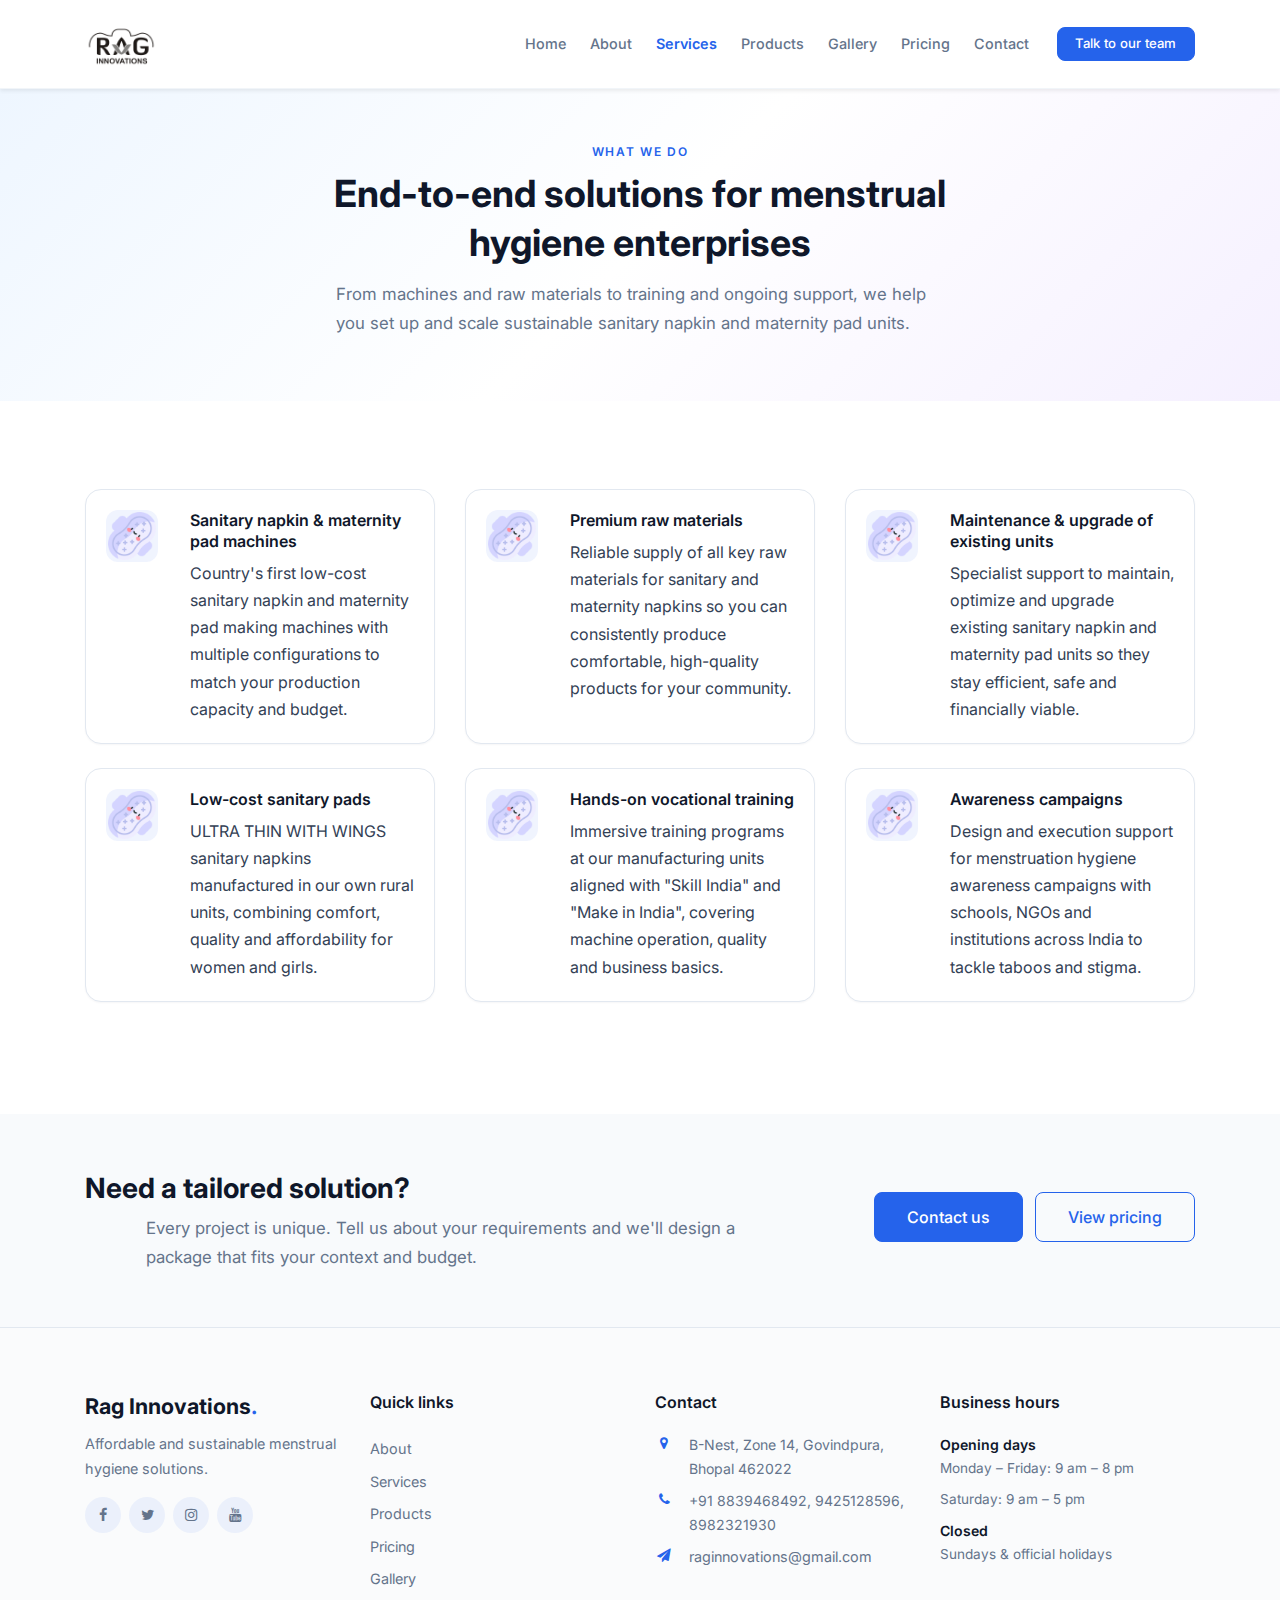
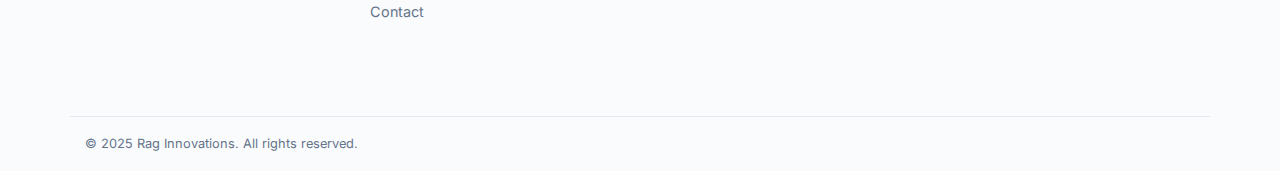
<file: services.html>
<!DOCTYPE html>
<html lang="en">
<head>
  <meta charset="utf-8">
  <meta name="viewport" content="width=device-width, initial-scale=1, shrink-to-fit=no">
  <title>Services | Rag Innovations — Menstrual Hygiene Solutions</title>
  <meta name="description" content="Explore Rag Innovations services: sanitary napkin machines, raw materials, vocational training, maintenance, low-cost pads, and awareness campaigns.">

  <link rel="preconnect" href="https://fonts.googleapis.com">
  <link rel="preconnect" href="https://fonts.gstatic.com" crossorigin>
  <link href="https://fonts.googleapis.com/css2?family=Inter:wght@400;500;600;700&display=swap" rel="stylesheet">
  <link rel="stylesheet" href="css/magnific-popup.css">
  <link rel="stylesheet" href="https://stackpath.bootstrapcdn.com/font-awesome/4.7.0/css/font-awesome.min.css" integrity="sha384-wvfXpqpZZVQGK6TAh5PVlGOfQNHSoD2xbE+QkPxCAFlNEevoEH3Sl0sibVcOQVnN" crossorigin="anonymous">
  <link rel="stylesheet" href="css/flaticon.css">
  <link rel="stylesheet" href="css/style.css">
</head>

<body class="page-services">

  <!-- ========== HEADER ========== -->
  <header class="site-header">
    <nav class="navbar navbar-expand-lg navbar-light bg-white shadow-sm py-3" id="primary-navbar" aria-label="Primary navigation">
      <div class="container">
        <a class="navbar-brand" href="index.html">
          <img src="images/logo.png" class="brand-logo" alt="Rag Innovations" width="160" height="40">
        </a>

        <button class="navbar-toggler" type="button" data-toggle="collapse" data-target="#primaryNav" aria-controls="primaryNav" aria-expanded="false" aria-label="Toggle navigation">
          <span class="fa fa-bars" aria-hidden="true"></span>
        </button>

        <div class="collapse navbar-collapse" id="primaryNav">
          <ul class="navbar-nav ml-auto align-items-lg-center">
            <li class="nav-item">
              <a href="index.html" class="nav-link">Home</a>
            </li>
            <li class="nav-item">
              <a href="about.html" class="nav-link">About</a>
            </li>
            <li class="nav-item active">
              <a href="services.html" class="nav-link" aria-current="page">Services</a>
            </li>
            <li class="nav-item">
              <a href="products.html" class="nav-link">Products</a>
            </li>
            <li class="nav-item">
              <a href="gallery.html" class="nav-link">Gallery</a>
            </li>
            <li class="nav-item">
              <a href="pricing.html" class="nav-link">Pricing</a>
            </li>
            <li class="nav-item">
              <a href="contact.html" class="nav-link">Contact</a>
            </li>
            <li class="nav-item d-none d-lg-block ml-lg-3">
              <a href="contact.html" class="btn btn-primary btn-sm">Talk to our team</a>
            </li>
          </ul>
        </div>
      </div>
    </nav>
  </header>

  <!-- ========== MAIN CONTENT ========== -->
  <main class="site-main" id="main-content">

    <!-- Page hero -->
    <section class="page-hero bg-gradient-soft py-5" aria-labelledby="page-heading">
      <div class="container">
        <div class="row">
          <div class="col-lg-8 mx-auto text-center">
            <span class="section-kicker">What we do</span>
            <h1 class="page-title" id="page-heading">End-to-end solutions for menstrual hygiene enterprises</h1>
            <p class="section-subtitle">
              From machines and raw materials to training and ongoing support, we help you
              set up and scale sustainable sanitary napkin and maternity pad units.
            </p>
          </div>
        </div>
      </div>
    </section>

    <!-- Services grid -->
    <section class="section section--services" aria-labelledby="services-heading">
      <div class="container">
        <h2 class="sr-only" id="services-heading">Our services</h2>

        <div class="row">
          <article class="col-md-6 col-lg-4 mb-4">
            <div class="card h-100 service-card">
              <div class="card-body d-flex">
                <figure class="service-icon mb-0 flex-shrink-0">
                  <img src="images/icon.png" alt="" width="48" height="48">
                </figure>
                <div>
                  <h3 class="service-title">Sanitary napkin &amp; maternity pad machines</h3>
                  <p class="mb-0">
                    Country's first low-cost sanitary napkin and maternity pad making
                    machines with multiple configurations to match your production
                    capacity and budget.
                  </p>
                </div>
              </div>
            </div>
          </article>

          <article class="col-md-6 col-lg-4 mb-4">
            <div class="card h-100 service-card">
              <div class="card-body d-flex">
                <figure class="service-icon mb-0 flex-shrink-0">
                  <img src="images/icon.png" alt="" width="48" height="48">
                </figure>
                <div>
                  <h3 class="service-title">Premium raw materials</h3>
                  <p class="mb-0">
                    Reliable supply of all key raw materials for sanitary and maternity
                    napkins so you can consistently produce comfortable, high-quality
                    products for your community.
                  </p>
                </div>
              </div>
            </div>
          </article>

          <article class="col-md-6 col-lg-4 mb-4">
            <div class="card h-100 service-card">
              <div class="card-body d-flex">
                <figure class="service-icon mb-0 flex-shrink-0">
                  <img src="images/icon.png" alt="" width="48" height="48">
                </figure>
                <div>
                  <h3 class="service-title">Maintenance &amp; upgrade of existing units</h3>
                  <p class="mb-0">
                    Specialist support to maintain, optimize and upgrade existing
                    sanitary napkin and maternity pad units so they stay efficient,
                    safe and financially viable.
                  </p>
                </div>
              </div>
            </div>
          </article>

          <article class="col-md-6 col-lg-4 mb-4">
            <div class="card h-100 service-card">
              <div class="card-body d-flex">
                <figure class="service-icon mb-0 flex-shrink-0">
                  <img src="images/icon.png" alt="" width="48" height="48">
                </figure>
                <div>
                  <h3 class="service-title">Low-cost sanitary pads</h3>
                  <p class="mb-0">
                    ULTRA THIN WITH WINGS sanitary napkins manufactured in our own
                    rural units, combining comfort, quality and affordability for women
                    and girls.
                  </p>
                </div>
              </div>
            </div>
          </article>

          <article class="col-md-6 col-lg-4 mb-4">
            <div class="card h-100 service-card">
              <div class="card-body d-flex">
                <figure class="service-icon mb-0 flex-shrink-0">
                  <img src="images/icon.png" alt="" width="48" height="48">
                </figure>
                <div>
                  <h3 class="service-title">Hands-on vocational training</h3>
                  <p class="mb-0">
                    Immersive training programs at our manufacturing units aligned
                    with "Skill India" and "Make in India", covering machine operation,
                    quality and business basics.
                  </p>
                </div>
              </div>
            </div>
          </article>

          <article class="col-md-6 col-lg-4 mb-4">
            <div class="card h-100 service-card">
              <div class="card-body d-flex">
                <figure class="service-icon mb-0 flex-shrink-0">
                  <img src="images/icon.png" alt="" width="48" height="48">
                </figure>
                <div>
                  <h3 class="service-title">Awareness campaigns</h3>
                  <p class="mb-0">
                    Design and execution support for menstruation hygiene awareness
                    campaigns with schools, NGOs and institutions across India to
                    tackle taboos and stigma.
                  </p>
                </div>
              </div>
            </div>
          </article>
        </div>
      </div>
    </section>

    <!-- CTA -->
    <section class="section section--cta bg-light" aria-labelledby="cta-heading">
      <div class="container">
        <div class="row align-items-center">
          <div class="col-lg-8 mb-4 mb-lg-0">
            <h2 class="section-title" id="cta-heading">Need a tailored solution?</h2>
            <p class="section-subtitle mb-0">
              Every project is unique. Tell us about your requirements and
              we'll design a package that fits your context and budget.
            </p>
          </div>
          <div class="col-lg-4 text-lg-right">
            <a href="contact.html" class="btn btn-primary btn-lg mr-2 mb-2">Contact us</a>
            <a href="pricing.html" class="btn btn-outline-primary btn-lg mb-2">View pricing</a>
          </div>
        </div>
      </div>
    </section>

  </main>

  <!-- ========== FOOTER ========== -->
  <footer class="site-footer footer" aria-label="Site footer">
    <div class="container">
      <div class="row mb-5">

        <div class="col-md-6 col-lg mb-4">
          <div class="ftco-footer-widget">
            <h2 class="logo"><a href="index.html">Rag Innovations<span>.</span></a></h2>
            <p>Affordable and sustainable menstrual hygiene solutions.</p>
            <ul class="ftco-footer-social list-unstyled d-flex mt-3" aria-label="Social media links">
              <li class="mr-2"><a href="https://www.facebook.com/innovationsrag/" aria-label="Facebook"><span class="fa fa-facebook" aria-hidden="true"></span></a></li>
              <li class="mr-2"><a href="https://twitter.com/InnovationsRag" aria-label="Twitter"><span class="fa fa-twitter" aria-hidden="true"></span></a></li>
              <li class="mr-2"><a href="https://www.instagram.com/raginnovations" aria-label="Instagram"><span class="fa fa-instagram" aria-hidden="true"></span></a></li>
              <li><a href="https://www.youtube.com/channel/UC7a8-5RxDh4TBCc1POTEG2A/videos" aria-label="YouTube"><span class="fa fa-youtube" aria-hidden="true"></span></a></li>
            </ul>
          </div>
        </div>

        <nav class="col-md-6 col-lg mb-4" aria-label="Footer navigation">
          <div class="ftco-footer-widget">
            <h3 class="ftco-heading-2">Quick links</h3>
            <ul class="list-unstyled">
              <li><a href="about.html" class="py-1 d-block">About</a></li>
              <li><a href="services.html" class="py-1 d-block">Services</a></li>
              <li><a href="products.html" class="py-1 d-block">Products</a></li>
              <li><a href="pricing.html" class="py-1 d-block">Pricing</a></li>
              <li><a href="gallery.html" class="py-1 d-block">Gallery</a></li>
              <li><a href="contact.html" class="py-1 d-block">Contact</a></li>
            </ul>
          </div>
        </nav>

        <div class="col-md-6 col-lg mb-4">
          <div class="ftco-footer-widget">
            <h3 class="ftco-heading-2">Contact</h3>
            <address class="block-23 mb-0">
              <ul class="list-unstyled">
                <li class="d-flex mb-2">
                  <span class="fa fa-map-marker mr-3 mt-1" aria-hidden="true"></span>
                  <span>B-Nest, Zone 14, Govindpura, Bhopal 462022</span>
                </li>
                <li class="d-flex mb-2">
                  <span class="fa fa-phone mr-3 mt-1" aria-hidden="true"></span>
                  <span>+91 8839468492, 9425128596, 8982321930</span>
                </li>
                <li class="d-flex">
                  <span class="fa fa-paper-plane mr-3 mt-1" aria-hidden="true"></span>
                  <a href="mailto:raginnovations@gmail.com">raginnovations@gmail.com</a>
                </li>
              </ul>
            </address>
          </div>
        </div>

        <div class="col-md-6 col-lg mb-4">
          <div class="ftco-footer-widget">
            <h3 class="ftco-heading-2">Business hours</h3>
            <dl class="mb-0">
              <dt>Opening days</dt>
              <dd>Monday – Friday: 9 am – 8 pm</dd>
              <dd>Saturday: 9 am – 5 pm</dd>
              <dt class="mt-2">Closed</dt>
              <dd class="mb-0">Sundays &amp; official holidays</dd>
            </dl>
          </div>
        </div>

      </div>

      <div class="row">
        <div class="col-12 text-center py-3 border-top">
          <p class="small text-muted mb-0">&copy; <span class="year">2025</span> Rag Innovations. All rights reserved.</p>
        </div>
      </div>
    </div>
  </footer>

  <script src="js/jquery.min.js"></script>
  <script src="js/popper.min.js"></script>
  <script src="js/bootstrap.min.js"></script>
  <script src="js/jquery.magnific-popup.min.js"></script>
  <script src="js/scrollax.min.js"></script>
  <script src="js/main.js"></script>
</body>
</html>
</file>
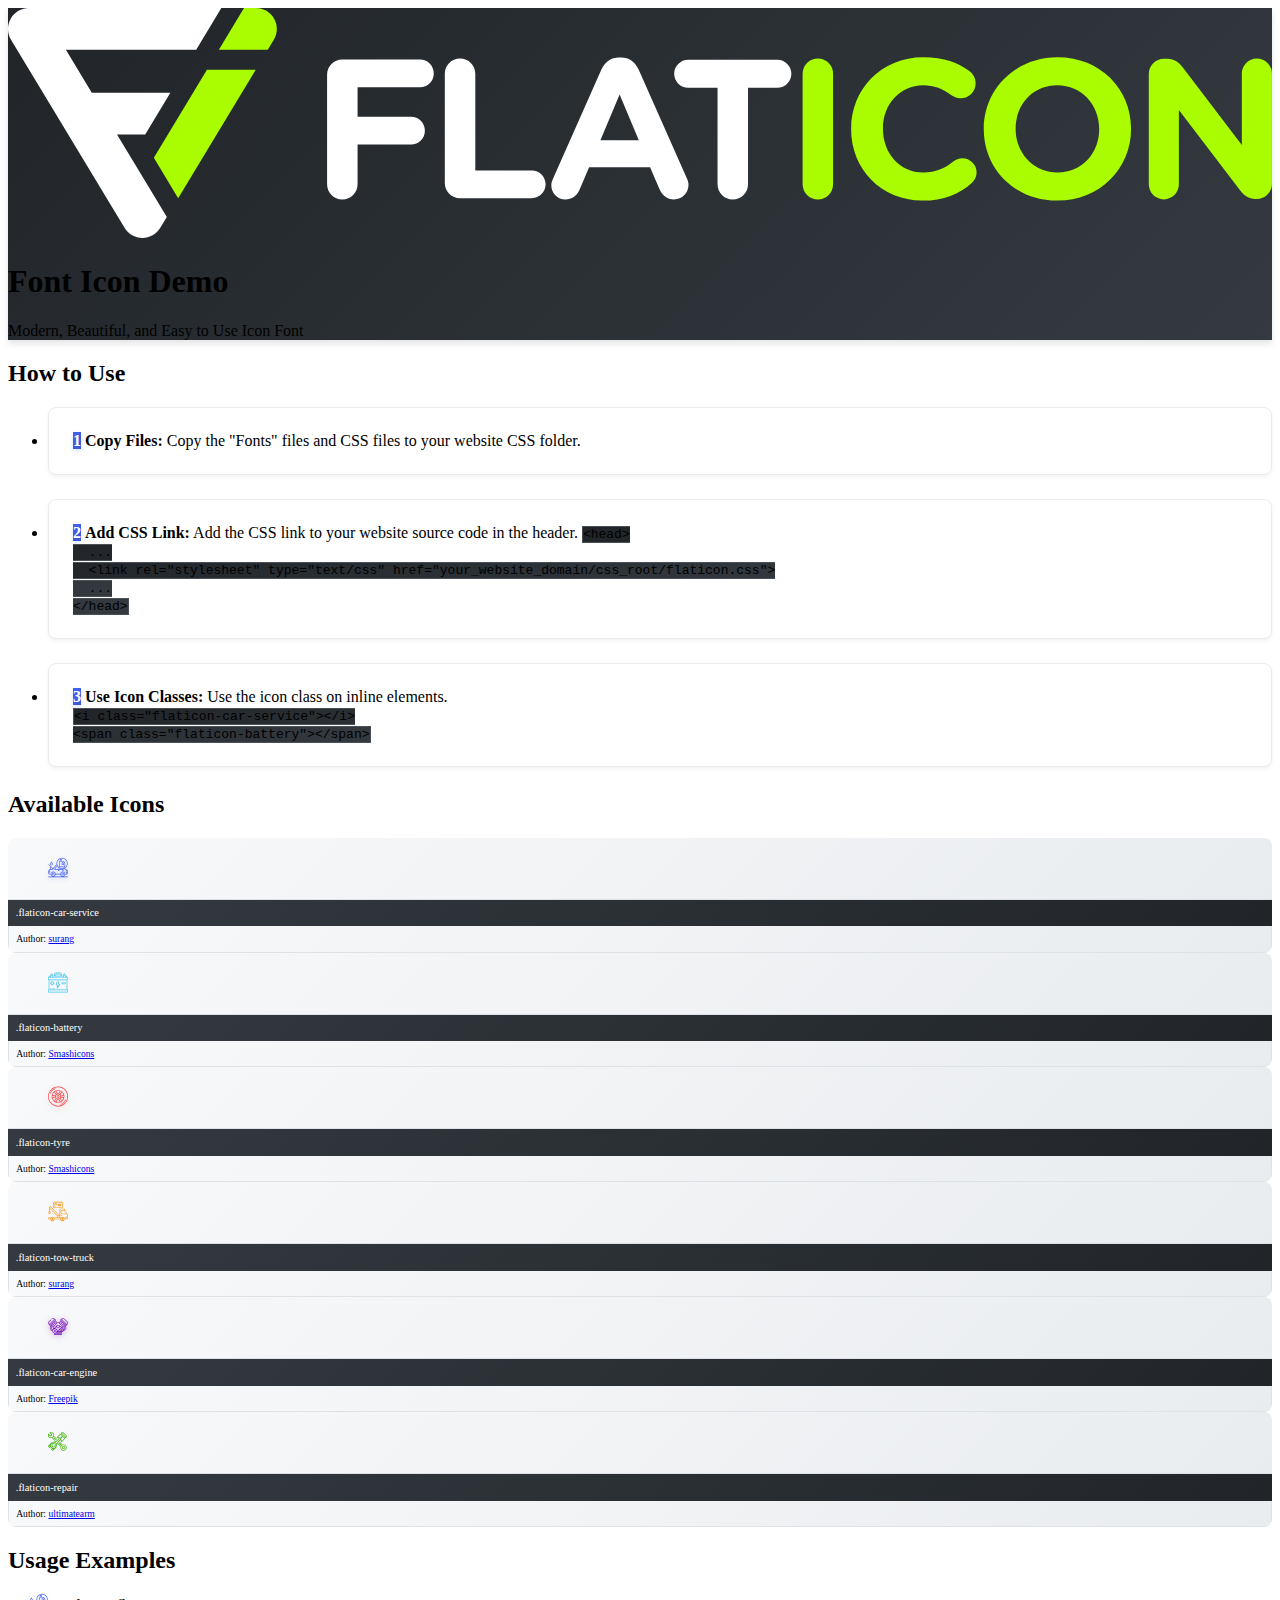
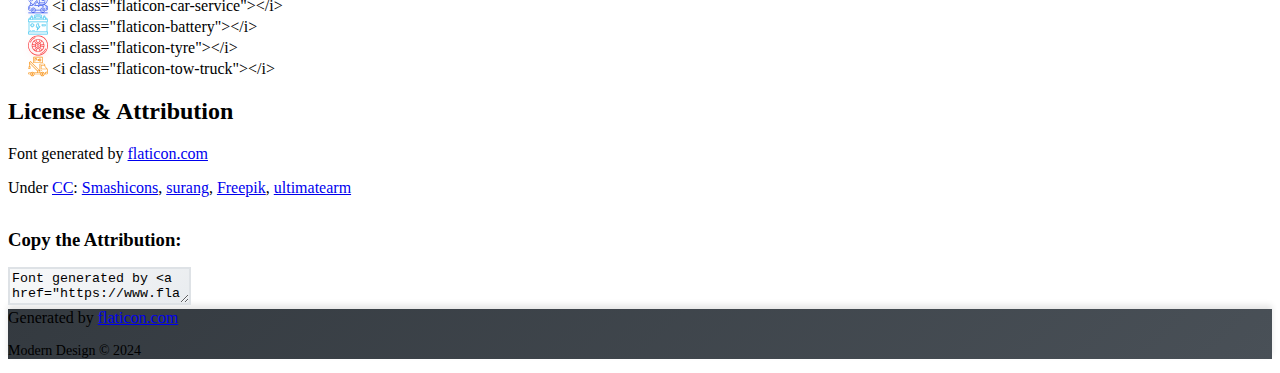
<file: fonts/flaticon/font/flaticon.html>
<!DOCTYPE html>
<html lang="en">

<head>
    <meta charset="UTF-8">
    <meta name="viewport" content="width=device-width, initial-scale=1.0">
    <title>Flaticon WebFont - Modern Demo</title>
    <link
        href="https://fonts.googleapis.com/css2?family=Inter:wght@300;400;500;600;700;800&family=Poppins:wght@600;700;800&display=swap"
        rel="stylesheet">
    <link rel="stylesheet" type="text/css" href="flaticon.css">
    <style>
        /* Add these enhancements to the existing style tag */

        /* Enhanced Flaticon styling */
        [class^="flaticon-"]:before,
        [class*=" flaticon-"]:before,
        [class^="flaticon-"]:after,
        [class*=" flaticon-"]:after {
            transition: all 0.3s cubic-bezier(0.4, 0, 0.2, 1);
            -webkit-font-smoothing: subpixel-antialiased;
            -moz-osx-font-smoothing: grayscale;
            will-change: transform, color, filter;
        }

        /* Individual icon enhancements */
        .flaticon-car-service:before {
            color: #4361ee;
            text-shadow: 0 2px 4px rgba(67, 97, 238, 0.2);
        }

        .flaticon-battery:before {
            color: #4cc9f0;
            animation: battery-pulse 3s ease-in-out infinite;
        }

        .flaticon-tyre:before {
            color: #f94144;
            filter: drop-shadow(0 2px 3px rgba(249, 65, 68, 0.2));
        }

        .flaticon-tow-truck:before {
            color: #f8961e;
            animation: truck-move 4s ease-in-out infinite;
        }

        .flaticon-car-engine:before {
            color: #7209b7;
            text-shadow: 0 0 6px rgba(114, 9, 183, 0.2);
        }

        .flaticon-repair:before {
            color: #38b000;
            animation: gear-rotate 8s linear infinite;
        }

        /* Hover effects for icons */
        .glyph-icon:hover:before {
            transform: scale(1.15);
            filter: brightness(1.1);
        }

        .flaticon-car-service:hover:before {
            color: #3a56d4;
            text-shadow: 0 4px 8px rgba(58, 86, 212, 0.3);
        }

        .flaticon-battery:hover:before {
            animation: charge-pulse 0.5s ease;
            color: #38b2ac;
        }

        .flaticon-tyre:hover:before {
            transform: rotate(45deg);
            color: #dc2626;
        }

        .flaticon-tow-truck:hover:before {
            animation-play-state: paused;
            color: #ea580c;
            transform: translateX(3px);
        }

        .flaticon-car-engine:hover:before {
            color: #9333ea;
            text-shadow: 0 0 10px rgba(147, 51, 234, 0.3);
        }

        .flaticon-repair:hover:before {
            animation: gear-spin-fast 1s linear infinite;
            color: #22c55e;
        }

        /* Animation keyframes */
        @keyframes battery-pulse {

            0%,
            100% {
                opacity: 1;
                transform: scale(1);
            }

            50% {
                opacity: 0.8;
                transform: scale(1.05);
            }
        }

        @keyframes charge-pulse {
            0% {
                opacity: 0.3;
                transform: scale(0.9);
            }

            50% {
                opacity: 1;
                transform: scale(1.1);
            }

            100% {
                opacity: 1;
                transform: scale(1);
            }
        }

        @keyframes truck-move {

            0%,
            100% {
                transform: translateX(0);
            }

            25% {
                transform: translateX(-2px);
            }

            75% {
                transform: translateX(2px);
            }
        }

        @keyframes gear-rotate {
            0% {
                transform: rotate(0deg);
            }

            100% {
                transform: rotate(360deg);
            }
        }

        @keyframes gear-spin-fast {
            0% {
                transform: rotate(0deg);
            }

            100% {
                transform: rotate(360deg);
            }
        }

        /* Enhanced glyph section styling */
        .glyph {
            transition: transform 0.3s ease, box-shadow 0.3s ease;
            border-radius: 8px;
            overflow: hidden;
            background: white;
        }

        .glyph:hover {
            transform: translateY(-5px);
            box-shadow: 0 10px 20px rgba(0, 0, 0, 0.1);
        }

        .glyph .glyph-icon {
            padding: 20px;
            background: linear-gradient(135deg, #f8f9fa 0%, #e9ecef 100%);
            border-bottom: 1px solid #dee2e6;
            transition: background 0.3s ease;
        }

        .glyph:hover .glyph-icon {
            background: linear-gradient(135deg, #e9ecef 0%, #dee2e6 100%);
        }

        .class-name {
            font-size: 0.65em;
            background: linear-gradient(135deg, #343a40 0%, #212529 100%);
            color: #fff;
            padding: 0.75em;
            transition: background 0.3s ease;
        }

        .glyph:hover .class-name {
            background: linear-gradient(135deg, #495057 0%, #343a40 100%);
        }

        .author-name {
            font-size: 0.6em;
            background: linear-gradient(135deg, #f8f9fa 0%, #e9ecef 100%);
            border: 1px solid #dee2e6;
            border-top: 0;
            padding: 0.75em;
            transition: background 0.3s ease;
        }

        .glyph:hover .author-name {
            background: linear-gradient(135deg, #f1f3f4 0%, #e9ecef 100%);
        }

        /* Enhanced examples section */
        .iconsuse .image {
            transition: transform 0.3s ease;
        }

        .iconsuse .image:hover {
            transform: translateY(-3px);
        }

        .iconsuse .image p {
            background: white;
            padding: 1.5em;
            border-radius: 8px;
            box-shadow: 0 4px 6px rgba(0, 0, 0, 0.05);
            transition: all 0.3s ease;
            border: 1px solid #e9ecef;
        }

        .iconsuse .image:hover p {
            box-shadow: 0 8px 15px rgba(0, 0, 0, 0.1);
            border-color: #dee2e6;
        }

        .iconsuse .image span {
            background: linear-gradient(135deg, #343a40 0%, #212529 100%);
            padding: 0.75em;
            border-radius: 4px;
            margin-top: 1em;
            transition: background 0.3s ease;
        }

        .iconsuse .image:hover span {
            background: linear-gradient(135deg, #495057 0%, #343a40 100%);
        }

        /* Demo section enhancements */
        .demo ul li {
            background: white;
            padding: 1.5em;
            border-radius: 8px;
            margin-bottom: 1.5em;
            box-shadow: 0 2px 4px rgba(0, 0, 0, 0.05);
            border: 1px solid #e9ecef;
            transition: all 0.3s ease;
        }

        .demo ul li:hover {
            transform: translateX(5px);
            box-shadow: 0 5px 15px rgba(0, 0, 0, 0.1);
        }

        .demo ul li .num {
            background: linear-gradient(135deg, #4361ee 0%, #3a56d4 100%);
            color: white;
            border: none;
            font-weight: bold;
            box-shadow: 0 2px 4px rgba(67, 97, 238, 0.2);
        }

        .demo code {
            background: linear-gradient(135deg, #212529 0%, #343a40 100%);
            border: 1px solid #495057;
            transition: all 0.3s ease;
        }

        .demo ul li:hover code {
            background: linear-gradient(135deg, #343a40 0%, #495057 100%);
        }

        /* Header enhancement */
        header {
            background: linear-gradient(135deg, #212529 0%, #343a40 100%);
            box-shadow: 0 4px 6px rgba(0, 0, 0, 0.1);
        }

        /* Attribution section enhancement */
        .attribution textarea {
            background: linear-gradient(135deg, #f8f9fa 0%, #e9ecef 100%);
            border: 2px solid #dee2e6;
            transition: all 0.3s ease;
            font-family: 'Consolas', 'Monaco', monospace;
        }

        .attribution textarea:focus {
            outline: none;
            border-color: #4361ee;
            box-shadow: 0 0 0 3px rgba(67, 97, 238, 0.1);
        }

        /* Footer enhancement */
        #footer {
            background: linear-gradient(135deg, #343a40 0%, #495057 100%);
            box-shadow: 0 -4px 6px rgba(0, 0, 0, 0.1);
        }

        /* Responsive enhancements */
        @media (max-width: 960px) {
            .glyph .glyph-icon {
                padding: 15px;
            }

            .glyph .glyph-icon:before {
                font-size: 48px;
            }
        }

        @media (max-width: 560px) {
            .glyph .glyph-icon:before {
                font-size: 36px;
            }

            .glyph {
                margin: 0.5em;
            }
        }

        /* Reduced motion support */
        @media (prefers-reduced-motion: reduce) {

            [class^="flaticon-"]:before,
            [class*=" flaticon-"]:before,
            [class^="flaticon-"]:after,
            [class*=" flaticon-"]:after,
            .glyph,
            .iconsuse .image,
            .demo ul li {
                transition: none !important;
                animation: none !important;
                transform: none !important;
            }
        }

        /* Dark mode support */
        @media (prefers-color-scheme: dark) {
            .glyph {
                background: #2d3748;
            }

            .glyph .glyph-icon {
                background: linear-gradient(135deg, #4a5568 0%, #2d3748 100%);
                border-bottom-color: #4a5568;
            }

            .class-name {
                background: linear-gradient(135deg, #1a202c 0%, #2d3748 100%);
            }

            .author-name {
                background: linear-gradient(135deg, #4a5568 0%, #2d3748 100%);
                border-color: #4a5568;
            }

            .demo ul li {
                background: #2d3748;
                border-color: #4a5568;
            }

            .demo code {
                background: linear-gradient(135deg, #1a202c 0%, #2d3748 100%);
                border-color: #4a5568;
            }

            .iconsuse .image p {
                background: #2d3748;
                border-color: #4a5568;
            }

            .iconsuse .image span {
                background: linear-gradient(135deg, #1a202c 0%, #2d3748 100%);
            }
        }

        /* Print optimization */
        @media print {

            .glyph,
            .demo ul li,
            .iconsuse .image p {
                box-shadow: none !important;
                border: 1px solid #ddd !important;
            }

            [class^="flaticon-"]:before,
            [class*=" flaticon-"]:before,
            [class^="flaticon-"]:after,
            [class*=" flaticon-"]:after {
                animation: none !important;
                color: #000 !important;
                text-shadow: none !important;
            }
        }
    </style>
</head>

<body>

    <header>
        <a href="https://www.flaticon.com" target="_blank" class="logo">
            <svg version="1.1" xmlns="http://www.w3.org/2000/svg" xmlns:xlink="http://www.w3.org/1999/xlink"
                viewBox="0 0 560.875 102.036" xml:space="preserve">
                <g>
                    <g class="letters">
                        <path fill="#ffffff" d="M141.596,29.675c0-3.777,2.985-6.767,6.764-6.767h34.438c3.426,0,6.15,2.728,6.15,6.15
                        c0,3.43-2.724,6.149-6.15,6.149h-27.674v13.091h23.719c3.429,0,6.151,2.724,6.151,6.15c0,3.43-2.723,6.149-6.151,6.149h-23.719
                        v17.574c0,3.773-2.986,6.761-6.764,6.761c-3.779,0-6.764-2.989-6.764-6.761V29.675z"></path>
                        <path fill="#ffffff"
                            d="M193.844,29.149c0-3.781,2.985-6.767,6.764-6.767c3.776,0,6.763,2.985,6.763,6.767v42.957h25.039
                        c3.426,0,6.149,2.726,6.149,6.153c0,3.425-2.723,6.15-6.149,6.15h-31.802c-3.779,0-6.764-2.986-6.764-6.768V29.149z">
                        </path>
                        <path fill="#ffffff" d="M241.891,75.71l21.438-48.407c1.492-3.341,4.215-5.357,7.906-5.357h0.792
                        c3.686,0,6.323,2.017,7.815,5.357l21.439,48.407c0.436,0.967,0.701,1.845,0.701,2.723c0,3.602-2.809,6.501-6.414,6.501
                        c-3.161,0-5.269-1.845-6.499-4.655l-4.132-9.661h-27.059l-4.301,10.102c-1.144,2.631-3.426,4.214-6.237,4.214
                        c-3.517,0-6.24-2.81-6.24-6.325C241.1,77.64,241.451,76.677,241.891,75.71z M279.932,58.666l-8.521-20.297l-8.526,20.297H279.932
                        z"></path>
                        <path fill="#ffffff" d="M314.864,35.387H301.86c-3.429,0-6.239-2.813-6.239-6.238c0-3.429,2.811-6.24,6.239-6.24h39.533
                        c3.426,0,6.237,2.811,6.237,6.24c0,3.425-2.811,6.238-6.237,6.238h-13.001v42.785c0,3.773-2.99,6.761-6.764,6.761
                        c-3.779,0-6.764-2.989-6.764-6.761V35.387z"></path>
                        <path fill="#A9FD00" d="M352.615,29.149c0-3.781,2.985-6.767,6.767-6.767c3.774,0,6.761,2.985,6.761,6.767v49.024
                        c0,3.773-2.987,6.761-6.761,6.761c-3.781,0-6.767-2.989-6.767-6.761V29.149z"></path>
                        <path fill="#A9FD00"
                            d="M374.132,53.836v-0.179c0-17.481,13.178-31.801,32.065-31.801c9.22,0,15.459,2.458,20.557,6.238
                        c1.402,1.054,2.637,2.985,2.637,5.357c0,3.692-2.985,6.59-6.681,6.59c-1.845,0-3.071-0.702-4.044-1.319
                        c-3.776-2.813-7.729-4.393-12.562-4.393c-10.364,0-17.831,8.611-17.831,19.154v0.173c0,10.542,7.291,19.329,17.831,19.329
                        c5.715,0,9.492-1.756,13.359-4.834c1.049-0.874,2.458-1.491,4.039-1.491c3.429,0,6.325,2.813,6.325,6.236
                        c0,2.106-1.056,3.78-2.282,4.834c-5.539,4.834-12.036,7.733-21.878,7.733C387.572,85.464,374.132,71.493,374.132,53.836z">
                        </path>
                        <path fill="#A9FD00" d="M433.009,53.836v-0.179c0-17.481,13.79-31.801,32.766-31.801c18.981,0,32.592,14.143,32.592,31.628v0.173
                        c0,17.483-13.785,31.807-32.769,31.807C446.625,85.464,433.009,71.32,433.009,53.836z M484.224,53.836v-0.179
                        c0-10.539-7.725-19.326-18.626-19.326c-10.893,0-18.449,8.611-18.449,19.154v0.173c0,10.542,7.73,19.329,18.626,19.329
                        C476.676,72.986,484.224,64.378,484.224,53.836z"></path>
                        <path fill="#A9FD00" d="M506.233,29.321c0-3.774,2.99-6.763,6.767-6.763h1.401c3.252,0,5.183,1.583,7.029,3.953l26.093,34.265
                        V29.059c0-3.692,2.99-6.677,6.681-6.677c3.683,0,6.671,2.985,6.671,6.677v48.934c0,3.78-2.987,6.765-6.764,6.765h-0.436
                        c-3.257,0-5.188-1.581-7.034-3.953l-27.056-35.492v32.944c0,3.687-2.985,6.676-6.678,6.676c-3.683,0-6.673-2.989-6.673-6.676
                        V29.321z"></path>
                    </g>
                    <g class="insignia">
                        <path fill="#ffffff" d="M48.372,56.137h12.517l11.156-18.537H37.186L25.688,18.539h57.825L94.668,0H9.271
                        C5.925,0,2.842,1.801,1.198,4.716c-1.644,2.907-1.593,6.482,0.134,9.343l50.38,83.501c1.678,2.781,4.689,4.476,7.938,4.476
                        c3.246,0,6.257-1.695,7.935-4.476l2.898-4.804L48.372,56.137z"></path>
                        <g class="i">
                            <path fill="#A9FD00" d="M93.575,18.539h0.031v0.004l21.652,0.004l2.705-4.488c1.727-2.861,1.778-6.436,0.133-9.343
                            C116.454,1.801,113.371,0,110.026,0h-5.294L93.575,18.539z"></path>
                            <polygon fill="#A9FD00" points="88.291,27.356 64.725,66.486 75.519,84.404 109.942,27.356">
                            </polygon>
                        </g>
                    </g>
                </g>
            </svg>
        </a>
        <h1>Font Icon Demo</h1>
        <p>Modern, Beautiful, and Easy to Use Icon Font</p>
    </header>

    <section class="demo wrapper">
        <h2 class="section-title">How to Use</h2>

        <ul>
            <li>
                <span class="num">1</span>
                <strong>Copy Files:</strong> Copy the "Fonts" files and CSS files to your website CSS folder.
            </li>
            <li>
                <span class="num">2</span>
                <strong>Add CSS Link:</strong> Add the CSS link to your website source code in the header.
                <code>
                    &lt;<span class="red">head</span>&gt;
                    <br/>&nbsp;&nbsp;...
                    <br/>&nbsp;&nbsp;&lt;<span class="red">link</span> <span class="green">rel</span>=<span class="yellow">"stylesheet"</span> <span class="green">type</span>=<span class="yellow">"text/css"</span> <span class="green">href</span>=<span class="yellow">"your_website_domain/css_root/flaticon.css"</span>&gt;
                    <br/>&nbsp;&nbsp;...
                    <br/>&lt;/<span class="red">head</span>&gt;
                </code>
            </li>

            <li>
                <span class="num">3</span>
                <strong>Use Icon Classes:</strong> Use the icon class on inline elements.
                <br />
                <code>
                    &lt;<span class="red">i</span> <span class="green">class</span>=<span class="yellow">"flaticon-car-service"</span>&gt;&lt;/<span class="red">i</span>&gt;
                    <br/>
                    &lt;<span class="red">span</span> <span class="green">class</span>=<span class="yellow">"flaticon-battery"</span>&gt;&lt;/<span class="red">span</span>&gt;
                </code>
            </li>
        </ul>
    </section>

    <section id="glyphs" class="wrapper">
        <h2 class="section-title">Available Icons</h2>

        <div class="glyphs-grid">
            <div class="glyph">
                <div class="glyph-icon flaticon-car-service"></div>
                <div class="class-name">.flaticon-car-service</div>
                <div class="author-name">Author: <a href="https://www.flaticon.com/authors/surang">surang</a></div>
            </div>

            <div class="glyph">
                <div class="glyph-icon flaticon-battery"></div>
                <div class="class-name">.flaticon-battery</div>
                <div class="author-name">Author: <a href="https://www.flaticon.com/authors/smashicons">Smashicons</a>
                </div>
            </div>

            <div class="glyph">
                <div class="glyph-icon flaticon-tyre"></div>
                <div class="class-name">.flaticon-tyre</div>
                <div class="author-name">Author: <a href="https://www.flaticon.com/authors/smashicons">Smashicons</a>
                </div>
            </div>

            <div class="glyph">
                <div class="glyph-icon flaticon-tow-truck"></div>
                <div class="class-name">.flaticon-tow-truck</div>
                <div class="author-name">Author: <a href="https://www.flaticon.com/authors/surang">surang</a></div>
            </div>

            <div class="glyph">
                <div class="glyph-icon flaticon-car-engine"></div>
                <div class="class-name">.flaticon-car-engine</div>
                <div class="author-name">Author: <a href="http://www.freepik.com">Freepik</a></div>
            </div>

            <div class="glyph">
                <div class="glyph-icon flaticon-repair"></div>
                <div class="class-name">.flaticon-repair</div>
                <div class="author-name">Author: <a href="https://www.flaticon.com/authors/ultimatearm">ultimatearm</a>
                </div>
            </div>
        </div>
    </section>

    <section class="iconsuse wrapper">
        <h2 class="section-title">Usage Examples</h2>

        <div class="examples-grid">
            <div class="example-item">
                <i class="glyph-icon flaticon-car-service"></i>
                <span>&lt;i class="flaticon-car-service"&gt;&lt;/i&gt;</span>
            </div>

            <div class="example-item">
                <i class="glyph-icon flaticon-battery"></i>
                <span>&lt;i class="flaticon-battery"&gt;&lt;/i&gt;</span>
            </div>

            <div class="example-item">
                <i class="glyph-icon flaticon-tyre"></i>
                <span>&lt;i class="flaticon-tyre"&gt;&lt;/i&gt;</span>
            </div>

            <div class="example-item">
                <i class="glyph-icon flaticon-tow-truck"></i>
                <span>&lt;i class="flaticon-tow-truck"&gt;&lt;/i&gt;</span>
            </div>
        </div>
    </section>

    <section class="attribution wrapper">
        <h2 class="section-title">License & Attribution</h2>

        <div class="attrDiv">
            Font generated by <a href="https://www.flaticon.com">flaticon.com</a>
            <p>Under <a href="http://creativecommons.org/licenses/by/3.0/">CC</a>:
                <a href="https://www.flaticon.com/authors/smashicons">Smashicons</a>,
                <a href="https://www.flaticon.com/authors/surang">surang</a>,
                <a href="http://www.freepik.com">Freepik</a>,
                <a href="https://www.flaticon.com/authors/ultimatearm">ultimatearm</a>
            </p>
        </div>

        <h3 style="margin-top: 2rem; margin-bottom: 1rem; color: var(--gray-700);">Copy the Attribution:</h3>
        <textarea
            onclick="this.focus();this.select();">Font generated by &lt;a href="https://www.flaticon.com"&gt;flaticon.com&lt;/a&gt;. Under CC: Smashicons, surang, Freepik, ultimatearm</textarea>
    </section>

    <div id="footer">
        <div>Generated by <a href="https://www.flaticon.com">flaticon.com</a></div>
        <p style="margin-top: 1rem; font-size: 0.875rem;">Modern Design © 2024</p>
    </div>

</body>

</html>
</file>
<file: css/flaticon.css>
/* ============================================
   ENHANCED FLATICON FONT STYLES
   Modern, Premium Icon Design System
   ============================================ */

/* Font Face with performance optimizations */
@font-face {
  font-family: "Flaticon";
  src: url("../fonts/flaticon/font/Flaticon.eot");
  src: url("../fonts/flaticon/font/Flaticon.eot?#iefix") format("embedded-opentype"),
       url("../fonts/flaticon/font/Flaticon.woff2") format("woff2"),
       url("../fonts/flaticon/font/Flaticon.woff") format("woff"),
       url("../fonts/flaticon/font/Flaticon.ttf") format("truetype"),
       url("../fonts/flaticon/font/Flaticon.svg#Flaticon") format("svg");
  font-weight: normal;
  font-style: normal;
  font-display: swap; /* Performance optimization */
  unicode-range: U+f100-f105; /* Only load necessary characters */
}

@media screen and (-webkit-min-device-pixel-ratio: 0) {
  @font-face {
    font-family: "Flaticon";
    src: url("../fonts/flaticon/font/Flaticon.svg#Flaticon") format("svg");
    font-display: swap;
  }
}

/* Base Icon Styles */
[class^="flaticon-"]:before,
[class*=" flaticon-"]:before,
[class^="flaticon-"]:after,
[class*=" flaticon-"]:after {
  font-family: Flaticon;
  font-style: normal;
  font-weight: normal;
  font-variant: normal;
  text-transform: none;
  line-height: 1;
  display: inline-block;
  vertical-align: middle;
  position: relative;
  transition: all var(--transition-normal);
  
  /* Better Font Rendering */
  -webkit-font-smoothing: antialiased;
  -moz-osx-font-smoothing: grayscale;
  text-rendering: optimizeLegibility;
}

/* Icon Definitions */
.flaticon-car-service:before {
  content: "\f100";
}

.flaticon-battery:before {
  content: "\f101";
}

.flaticon-tyre:before {
  content: "\f102";
}

.flaticon-tow-truck:before {
  content: "\f103";
}

.flaticon-car-engine:before {
  content: "\f104";
}

.flaticon-repair:before {
  content: "\f105";
}

/* ========= ENHANCED ICON STYLES ========= */

/* Icon Container Styles */
.icon-wrapper {
  display: inline-flex;
  align-items: center;
  justify-content: center;
  position: relative;
  transition: all var(--transition-normal);
}

/* Size Variations */
.icon-xs {
  font-size: 1rem;
}

.icon-sm {
  font-size: 1.25rem;
}

.icon-md {
  font-size: 1.75rem;
}

.icon-lg {
  font-size: 2.5rem;
}

.icon-xl {
  font-size: 3.5rem;
}

/* Color Variations */
.icon-primary {
  color: var(--primary-600);
}

.icon-secondary {
  color: var(--secondary-600);
}

.icon-light {
  color: var(--gray-400);
}

.icon-white {
  color: var(--white);
}

/* Background Styles */
.icon-circle {
  width: 3.5rem;
  height: 3.5rem;
  border-radius: var(--radius-full);
  background: linear-gradient(135deg, var(--primary-500), var(--secondary-500));
  display: flex;
  align-items: center;
  justify-content: center;
  color: var(--white);
  transition: all var(--transition-normal);
}

.icon-circle.icon-sm {
  width: 2.5rem;
  height: 2.5rem;
  font-size: 1rem;
}

.icon-circle.icon-md {
  width: 4rem;
  height: 4rem;
  font-size: 1.75rem;
}

.icon-circle.icon-lg {
  width: 5rem;
  height: 5rem;
  font-size: 2.5rem;
}

.icon-square {
  width: 3.5rem;
  height: 3.5rem;
  border-radius: var(--radius-lg);
  background: var(--bg-card);
  display: flex;
  align-items: center;
  justify-content: center;
  color: var(--primary-600);
  border: 2px solid var(--border-color);
  transition: all var(--transition-normal);
}

/* Hover Effects */
.icon-wrapper:hover .icon-circle {
  transform: translateY(-4px);
  box-shadow: var(--shadow-lg);
  background: linear-gradient(135deg, var(--primary-600), var(--secondary-600));
}

.icon-wrapper:hover .icon-square {
  transform: translateY(-4px);
  box-shadow: var(--shadow-lg);
  border-color: var(--primary-400);
  background: linear-gradient(135deg, var(--primary-50), var(--white));
}

.icon-wrapper:hover [class*="flaticon-"]:before {
  transform: scale(1.1);
  color: var(--primary-700);
}

/* Animation Effects */
.icon-rotate:hover [class*="flaticon-"]:before {
  animation: iconRotate 0.6s ease-out;
}

@keyframes iconRotate {
  0% {
    transform: rotate(0deg);
  }
  100% {
    transform: rotate(360deg);
  }
}

.icon-bounce:hover [class*="flaticon-"]:before {
  animation: iconBounce 0.8s cubic-bezier(0.68, -0.55, 0.265, 1.55);
}

@keyframes iconBounce {
  0%, 20%, 50%, 80%, 100% {
    transform: translateY(0);
  }
  40% {
    transform: translateY(-8px);
  }
  60% {
    transform: translateY(-4px);
  }
}

.icon-pulse {
  position: relative;
}

.icon-pulse:before {
  content: '';
  position: absolute;
  top: 50%;
  left: 50%;
  transform: translate(-50%, -50%);
  width: 100%;
  height: 100%;
  border-radius: 50%;
  background: currentColor;
  opacity: 0.1;
  animation: iconPulse 2s infinite;
}

@keyframes iconPulse {
  0% {
    transform: translate(-50%, -50%) scale(1);
    opacity: 0.1;
  }
  70% {
    transform: translate(-50%, -50%) scale(1.5);
    opacity: 0;
  }
  100% {
    transform: translate(-50%, -50%) scale(1.5);
    opacity: 0;
  }
}

/* Service Icon Specific Styles */
.flaticon-car-service:before {
  /* Car service specific styling */
}

.flaticon-battery:before {
  /* Battery specific styling */
}

.flaticon-tyre:before {
  /* Tyre specific styling */
}

.flaticon-tow-truck:before {
  /* Tow truck specific styling */
}

.flaticon-car-engine:before {
  /* Car engine specific styling */
}

.flaticon-repair:before {
  /* Repair specific styling */
}

/* Gradient Icons */
.icon-gradient {
  background: linear-gradient(135deg, var(--primary-500), var(--secondary-500));
  -webkit-background-clip: text;
  -webkit-text-fill-color: transparent;
  background-clip: text;
}

.icon-gradient:before {
  display: inline-block;
  background: inherit;
  -webkit-background-clip: text;
  -webkit-text-fill-color: transparent;
  background-clip: text;
}

/* Glow Effect */
.icon-glow {
  filter: drop-shadow(0 0 8px currentColor);
}

.icon-wrapper:hover .icon-glow {
  filter: drop-shadow(0 0 12px var(--primary-400));
}

/* Badge Icons */
.icon-badge {
  position: relative;
}

.icon-badge:after {
  content: '';
  position: absolute;
  top: -4px;
  right: -4px;
  width: 12px;
  height: 12px;
  background: linear-gradient(135deg, var(--secondary-500), var(--secondary-600));
  border-radius: var(--radius-full);
  border: 2px solid var(--white);
  box-shadow: var(--shadow-sm);
}

/* Loading Spinner Icon */
.icon-loading:before {
  animation: iconSpin 1s linear infinite;
}

@keyframes iconSpin {
  0% {
    transform: rotate(0deg);
  }
  100% {
    transform: rotate(360deg);
  }
}

/* Stacked Icons */
.icon-stack {
  position: relative;
  width: 3rem;
  height: 3rem;
}

.icon-stack .flaticon-car-service:before {
  position: absolute;
  top: 0;
  left: 0;
  font-size: 2rem;
  color: var(--primary-600);
}

.icon-stack .flaticon-repair:before {
  position: absolute;
  bottom: 0;
  right: 0;
  font-size: 1.25rem;
  color: var(--secondary-600);
  transform: translate(4px, 4px);
}

/* Service Card Icon Styles */
.service-icon {
  width: 5rem;
  height: 5rem;
  background: linear-gradient(135deg, var(--primary-50), var(--secondary-50));
  border-radius: var(--radius-xl);
  display: flex;
  align-items: center;
  justify-content: center;
  margin: 0 auto var(--space-lg);
  transition: all var(--transition-normal);
  border: 2px solid var(--border-color);
}

.service-icon [class*="flaticon-"]:before {
  font-size: 2.5rem;
  color: var(--primary-600);
  transition: all var(--transition-normal);
}

.service-icon:hover {
  transform: translateY(-8px) scale(1.05);
  background: linear-gradient(135deg, var(--primary-500), var(--secondary-500));
  border-color: transparent;
  box-shadow: var(--shadow-xl);
}

.service-icon:hover [class*="flaticon-"]:before {
  color: var(--white);
  transform: scale(1.1);
}

/* Feature Icon Styles */
.feature-icon {
  width: 3.5rem;
  height: 3.5rem;
  background: var(--white);
  border-radius: var(--radius-lg);
  display: flex;
  align-items: center;
  justify-content: center;
  margin-right: var(--space-md);
  box-shadow: var(--shadow-sm);
  border: 1px solid var(--border-color);
}

.feature-icon [class*="flaticon-"]:before {
  font-size: 1.5rem;
  color: var(--primary-600);
}

/* Responsive Adjustments */
@media (max-width: 991.98px) {
  .icon-xl {
    font-size: 3rem;
  }
  
  .icon-lg {
    font-size: 2.25rem;
  }
  
  .service-icon {
    width: 4.5rem;
    height: 4.5rem;
  }
  
  .service-icon [class*="flaticon-"]:before {
    font-size: 2.25rem;
  }
}

@media (max-width: 767.98px) {
  .icon-xl {
    font-size: 2.5rem;
  }
  
  .icon-lg {
    font-size: 2rem;
  }
  
  .icon-md {
    font-size: 1.5rem;
  }
  
  .service-icon {
    width: 4rem;
    height: 4rem;
  }
  
  .service-icon [class*="flaticon-"]:before {
    font-size: 2rem;
  }
  
  .feature-icon {
    width: 3rem;
    height: 3rem;
    margin-right: var(--space-sm);
  }
  
  .feature-icon [class*="flaticon-"]:before {
    font-size: 1.25rem;
  }
}

@media (max-width: 575.98px) {
  .service-icon {
    width: 3.5rem;
    height: 3.5rem;
  }
  
  .service-icon [class*="flaticon-"]:before {
    font-size: 1.75rem;
  }
}

/* Reduced Motion Support */
@media (prefers-reduced-motion: reduce) {
  [class*="flaticon-"]:before,
  [class*="flaticon-"]:after,
  .icon-wrapper,
  .icon-circle,
  .icon-square,
  .service-icon,
  .feature-icon {
    transition: none;
    animation: none;
  }
  
  .icon-wrapper:hover [class*="flaticon-"]:before,
  .icon-wrapper:hover .icon-circle,
  .icon-wrapper:hover .icon-square,
  .service-icon:hover,
  .service-icon:hover [class*="flaticon-"]:before {
    transform: none;
  }
}

/* Dark Mode Support */
@media (prefers-color-scheme: dark) {
  .icon-light {
    color: var(--gray-500);
  }
  
  .icon-square {
    background: var(--gray-800);
    border-color: var(--gray-700);
    color: var(--primary-400);
  }
  
  .icon-wrapper:hover .icon-square {
    background: linear-gradient(135deg, var(--gray-800), var(--gray-900));
    border-color: var(--primary-600);
  }
  
  .service-icon {
    background: linear-gradient(135deg, var(--gray-800), var(--gray-900));
    border-color: var(--gray-700);
  }
  
  .service-icon [class*="flaticon-"]:before {
    color: var(--primary-400);
  }
  
  .service-icon:hover {
    background: linear-gradient(135deg, var(--primary-600), var(--secondary-600));
  }
  
  .feature-icon {
    background: var(--gray-800);
    border-color: var(--gray-700);
  }
  
  .feature-icon [class*="flaticon-"]:before {
    color: var(--primary-400);
  }
}

/* Print Styles */
@media print {
  .icon-circle,
  .icon-square,
  .service-icon,
  .feature-icon {
    background: none !important;
    border: 2px solid #000 !important;
    color: #000 !important;
    box-shadow: none !important;
  }
  
  [class*="flaticon-"]:before {
    color: #000 !important;
  }
}
</file>
<file: fonts/flaticon/font/flaticon.css>
/*
  	Flaticon icon font: Flaticon
  	Creation date: 22/02/2020 23:01
  	Enhanced with modern styling
*/

@font-face {
  font-family: "Flaticon";
  src: url("./Flaticon.eot");
  src: url("./Flaticon.eot?#iefix") format("embedded-opentype"),
       url("./Flaticon.woff2") format("woff2"),
       url("./Flaticon.woff") format("woff"),
       url("./Flaticon.ttf") format("truetype"),
       url("./Flaticon.svg#Flaticon") format("svg");
  font-weight: normal;
  font-style: normal;
  font-display: swap;
}

@media screen and (-webkit-min-device-pixel-ratio:0) {
  @font-face {
    font-family: "Flaticon";
    src: url("./Flaticon.svg#Flaticon") format("svg");
  }
}

/* Enhanced base styling with modern CSS */
[class^="flaticon-"]:before, [class*=" flaticon-"]:before,
[class^="flaticon-"]:after, [class*=" flaticon-"]:after {   
  font-family: Flaticon;
  font-size: 20px;
  font-style: normal;
  margin-left: 20px;
  
  /* Modern enhancements */
  display: inline-block;
  transition: all 0.3s cubic-bezier(0.4, 0, 0.2, 1);
  -webkit-font-smoothing: antialiased;
  -moz-osx-font-smoothing: grayscale;
  text-rendering: optimizeLegibility;
  line-height: 1;
}

/* Individual icon styling with modern effects */
.flaticon-car-service:before { 
  content: "\f100"; 
  color: #4361ee;
  text-shadow: 0 2px 4px rgba(67, 97, 238, 0.2);
}

.flaticon-battery:before { 
  content: "\f101"; 
  color: #4cc9f0;
  animation: subtle-pulse 3s ease-in-out infinite;
}

.flaticon-tyre:before { 
  content: "\f102"; 
  color: #f94144;
  transition: transform 0.6s ease;
}

.flaticon-tow-truck:before { 
  content: "\f103"; 
  color: #f8961e;
  animation: gentle-move 4s ease-in-out infinite;
}

.flaticon-car-engine:before { 
  content: "\f104"; 
  color: #7209b7;
  filter: drop-shadow(0 2px 3px rgba(114, 9, 183, 0.2));
}

.flaticon-repair:before { 
  content: "\f105"; 
  color: #38b000;
  animation: gear-rotate 10s linear infinite;
}

/* Hover effects for all icons */
[class^="flaticon-"]:hover:before, 
[class*=" flaticon-"]:hover:before,
[class^="flaticon-"]:hover:after, 
[class*=" flaticon-"]:hover:after {
  transform: scale(1.15);
  filter: brightness(1.2);
}

/* Specific hover effects */
.flaticon-car-service:hover:before {
  color: #3a56d4;
  text-shadow: 0 4px 8px rgba(58, 86, 212, 0.3);
}

.flaticon-battery:hover:before {
  animation: charge-pulse 0.8s ease-in-out;
  color: #38b2ac;
}

.flaticon-tyre:hover:before {
  transform: rotate(90deg);
  color: #dc2626;
}

.flaticon-tow-truck:hover:before {
  animation-play-state: paused;
  color: #ea580c;
}

.flaticon-car-engine:hover:before {
  color: #9333ea;
  filter: drop-shadow(0 4px 6px rgba(147, 51, 234, 0.3));
}

.flaticon-repair:hover:before {
  animation: gear-spin-fast 1s linear infinite;
  color: #22c55e;
}

/* Size variations that work with existing structure */
.flaticon-lg:before,
.flaticon-lg:after {
  font-size: 28px !important;
}

.flaticon-xl:before,
.flaticon-xl:after {
  font-size: 36px !important;
}

.flaticon-xxl:before,
.flaticon-xxl:after {
  font-size: 48px !important;
}

/* Color variations */
.flaticon-primary:before,
.flaticon-primary:after {
  color: #4361ee !important;
}

.flaticon-secondary:before,
.flaticon-secondary:after {
  color: #7209b7 !important;
}

.flaticon-accent:before,
.flaticon-accent:after {
  color: #f72585 !important;
}

/* Background circle effect */
.flaticon-circle:before,
.flaticon-circle:after {
  display: inline-flex !important;
  align-items: center !important;
  justify-content: center !important;
  width: 2.5em !important;
  height: 2.5em !important;
  background: linear-gradient(135deg, #4361ee, #3a56d4) !important;
  color: white !important;
  border-radius: 50% !important;
  margin-left: 0 !important;
  margin-right: 10px !important;
  box-shadow: 0 4px 6px rgba(67, 97, 238, 0.2) !important;
}

.flaticon-circle-accent:before,
.flaticon-circle-accent:after {
  background: linear-gradient(135deg, #f72585, #b5179e) !important;
}

/* Animation keyframes */
@keyframes subtle-pulse {
  0%, 100% {
    opacity: 1;
    transform: scale(1);
  }
  50% {
    opacity: 0.8;
    transform: scale(1.05);
  }
}

@keyframes charge-pulse {
  0% {
    opacity: 0.3;
    transform: scale(0.9);
  }
  50% {
    opacity: 1;
    transform: scale(1.1);
  }
  100% {
    opacity: 1;
    transform: scale(1);
  }
}

@keyframes gentle-move {
  0%, 100% {
    transform: translateX(0);
  }
  25% {
    transform: translateX(-2px);
  }
  75% {
    transform: translateX(2px);
  }
}

@keyframes gear-rotate {
  0% {
    transform: rotate(0deg);
  }
  100% {
    transform: rotate(360deg);
  }
}

@keyframes gear-spin-fast {
  0% {
    transform: rotate(0deg);
  }
  100% {
    transform: rotate(360deg);
  }
}

/* Dark mode support */
@media (prefers-color-scheme: dark) {
  .flaticon-car-service:before { 
    color: #60a5fa;
  }
  
  .flaticon-battery:before { 
    color: #22d3ee;
  }
  
  .flaticon-tyre:before { 
    color: #f87171;
  }
  
  .flaticon-tow-truck:before { 
    color: #fb923c;
  }
  
  .flaticon-car-engine:before { 
    color: #a855f7;
  }
  
  .flaticon-repair:before { 
    color: #4ade80;
  }
  
  .flaticon-circle:before,
  .flaticon-circle:after {
    background: linear-gradient(135deg, #3b82f6, #1d4ed8) !important;
    box-shadow: 0 4px 6px rgba(0, 0, 0, 0.3) !important;
  }
}

/* Responsive adjustments */
@media (max-width: 768px) {
  [class^="flaticon-"]:before, [class*=" flaticon-"]:before,
  [class^="flaticon-"]:after, [class*=" flaticon-"]:after {
    font-size: 18px;
    margin-left: 15px;
  }
  
  .flaticon-lg:before,
  .flaticon-lg:after {
    font-size: 24px !important;
  }
  
  .flaticon-xl:before,
  .flaticon-xl:after {
    font-size: 30px !important;
  }
  
  .flaticon-xxl:before,
  .flaticon-xxl:after {
    font-size: 36px !important;
  }
  
  .flaticon-circle:before,
  .flaticon-circle:after {
    width: 2.2em !important;
    height: 2.2em !important;
  }
}

/* Reduced motion support */
@media (prefers-reduced-motion: reduce) {
  [class^="flaticon-"]:before, [class*=" flaticon-"]:before,
  [class^="flaticon-"]:after, [class*=" flaticon-"]:after {
    animation: none !important;
    transition: none !important;
  }
}

/* Print styles */
@media print {
  [class^="flaticon-"]:before, [class*=" flaticon-"]:before,
  [class^="flaticon-"]:after, [class*=" flaticon-"]:after {
    color: #000000 !important;
    text-shadow: none !important;
    animation: none !important;
    filter: none !important;
  }
  
  .flaticon-circle:before,
  .flaticon-circle:after {
    background: none !important;
    color: #000000 !important;
    box-shadow: none !important;
  }
}

/* Enhanced focus states for accessibility */
[class^="flaticon-"]:focus:before, 
[class*=" flaticon-"]:focus:before,
[class^="flaticon-"]:focus:after, 
[class*=" flaticon-"]:focus:after {
  outline: 2px solid #4361ee;
  outline-offset: 2px;
  border-radius: 2px;
}

/* Glow effect */
.flaticon-glow:before,
.flaticon-glow:after {
  filter: drop-shadow(0 0 3px currentColor);
}

/* 3D effect */
.flaticon-3d:before,
.flaticon-3d:after {
  text-shadow: 
    0 1px 0 #ccc,
    0 2px 0 #c9c9c9,
    0 3px 0 #bbb,
    0 4px 0 #b9b9b9,
    0 5px 0 #aaa,
    0 6px 1px rgba(0,0,0,.1),
    0 0 5px rgba(0,0,0,.1),
    0 1px 3px rgba(0,0,0,.3),
    0 3px 5px rgba(0,0,0,.2);
}

/* Bordered effect */
.flaticon-bordered:before,
.flaticon-bordered:after {
  padding: 8px;
  border: 2px solid currentColor;
  border-radius: 8px;
  background: linear-gradient(135deg, #ffffff10, #00000010);
  margin-left: 10px !important;
}

/* Gradient text effect */
.flaticon-gradient:before,
.flaticon-gradient:after {
  background: linear-gradient(135deg, #4361ee, #f72585);
  -webkit-background-clip: text;
  -webkit-text-fill-color: transparent;
  background-clip: text;
}

/* Stacked effect */
.flaticon-stacked {
  position: relative;
}

.flaticon-stacked:before,
.flaticon-stacked:after {
  position: relative;
  z-index: 2;
}

.flaticon-stacked:before:after,
.flaticon-stacked:after:after {
  content: '';
  position: absolute;
  top: 50%;
  left: 50%;
  transform: translate(-50%, -50%);
  width: 2.2em;
  height: 2.2em;
  background: linear-gradient(135deg, #4361ee20, #3a56d420);
  border-radius: 50%;
  z-index: 1;
}

/* Loading state */
.flaticon-loading:before,
.flaticon-loading:after {
  animation: loading-spin 1s linear infinite;
  opacity: 0.7;
}

@keyframes loading-spin {
  0% {
    transform: rotate(0deg);
  }
  100% {
    transform: rotate(360deg);
  }
}

/* Performance optimization */
[class^="flaticon-"]:before, [class*=" flaticon-"]:before,
[class^="flaticon-"]:after, [class*=" flaticon-"]:after {
  will-change: transform, opacity, filter;
}

/* Disabled state */
.flaticon-disabled:before,
.flaticon-disabled:after {
  opacity: 0.5;
  cursor: not-allowed;
  pointer-events: none;
  animation: none !important;
}

/* Highlight effect for active state */
:target [class^="flaticon-"]:before,
:target [class*=" flaticon-"]:before,
:target [class^="flaticon-"]:after,
:target [class*=" flaticon-"]:after {
  animation: highlight-bounce 0.6s ease;
}

@keyframes highlight-bounce {
  0%, 100% {
    transform: scale(1);
  }
  30% {
    transform: scale(1.3);
  }
  60% {
    transform: scale(0.95);
  }
}
</file>
